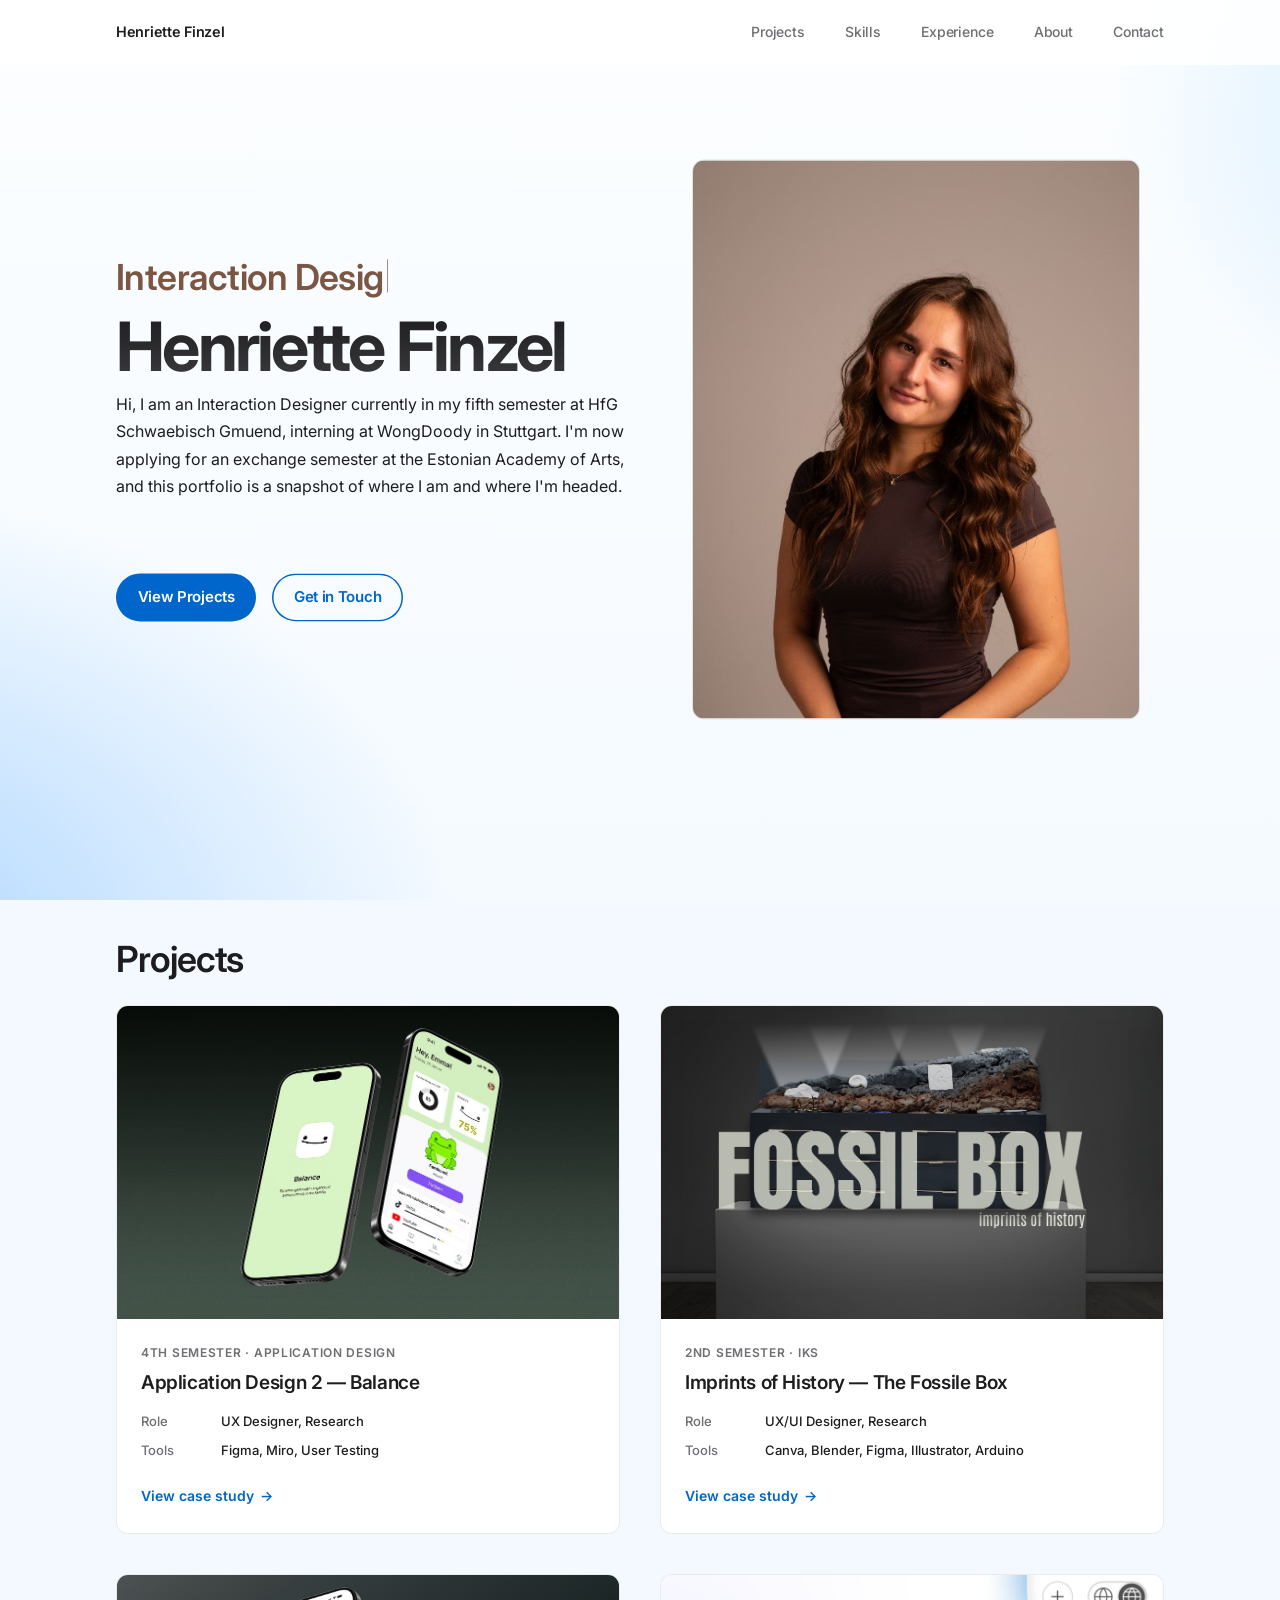
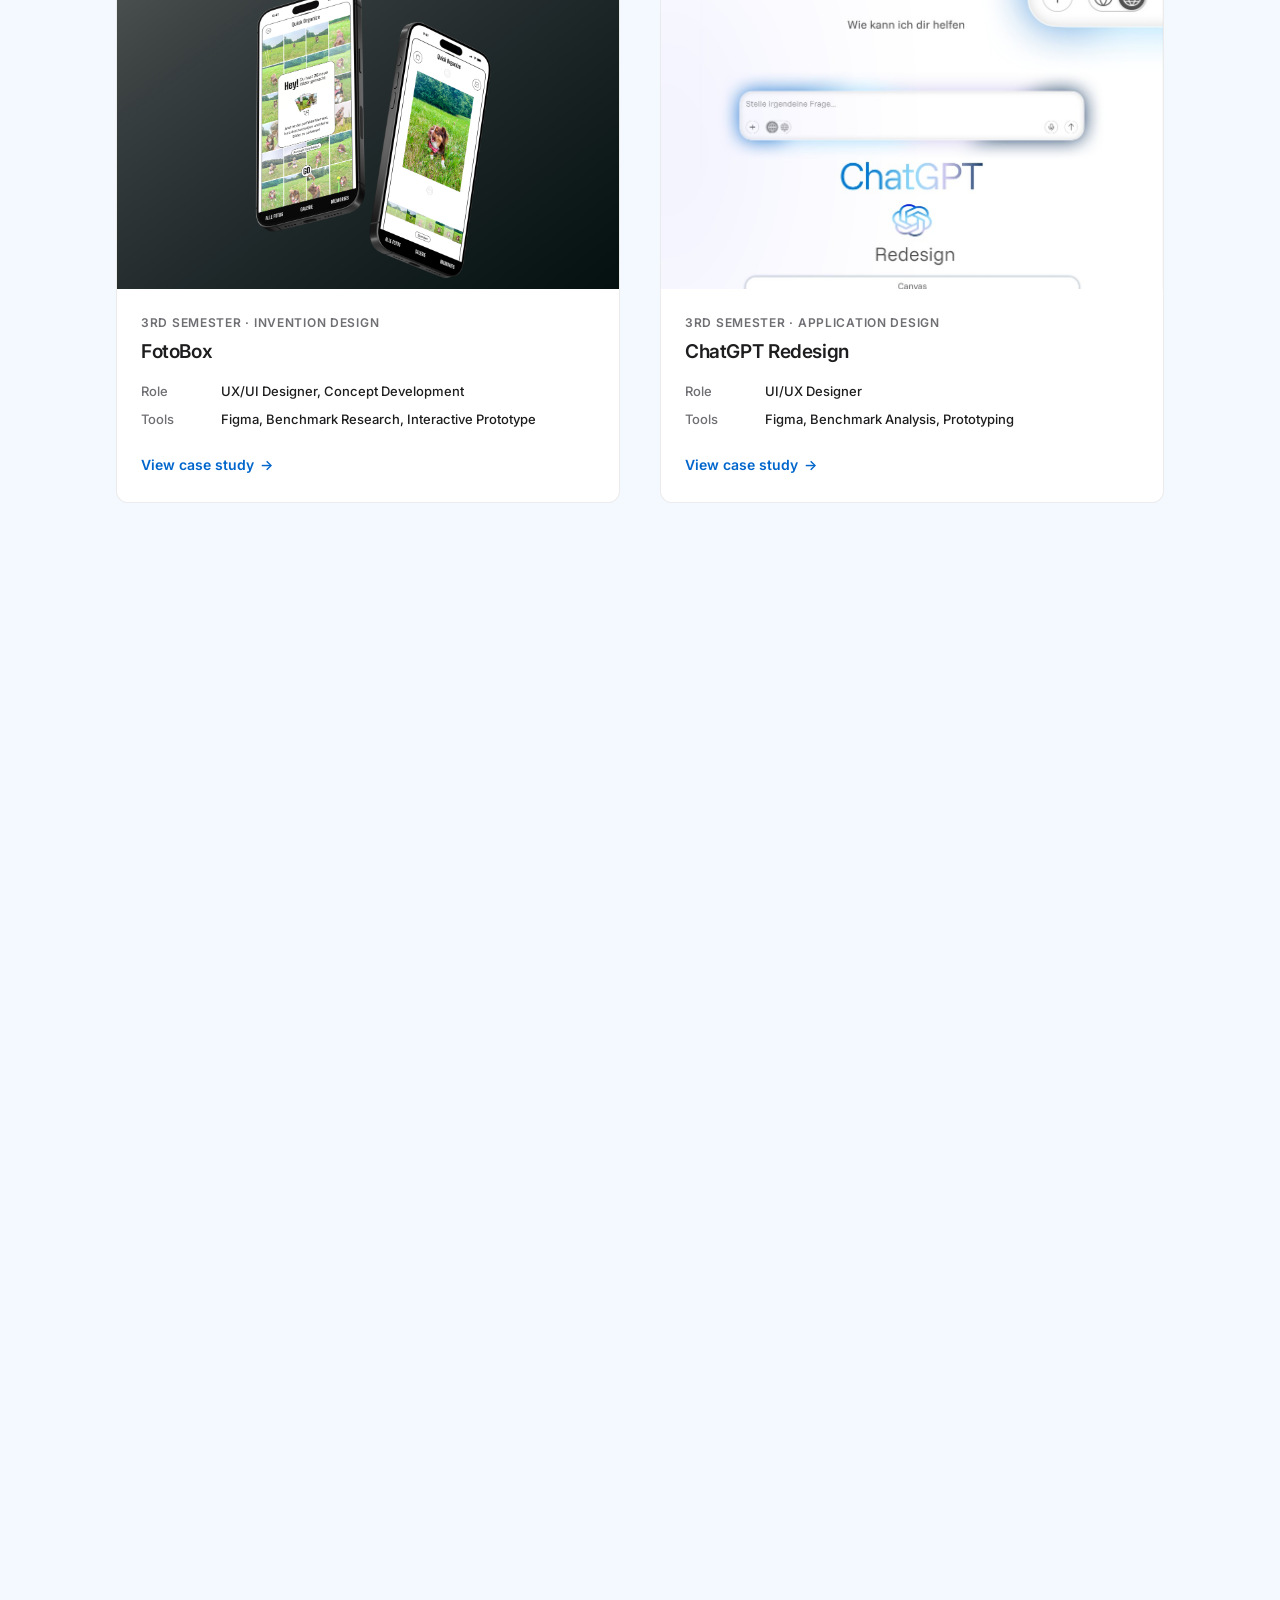
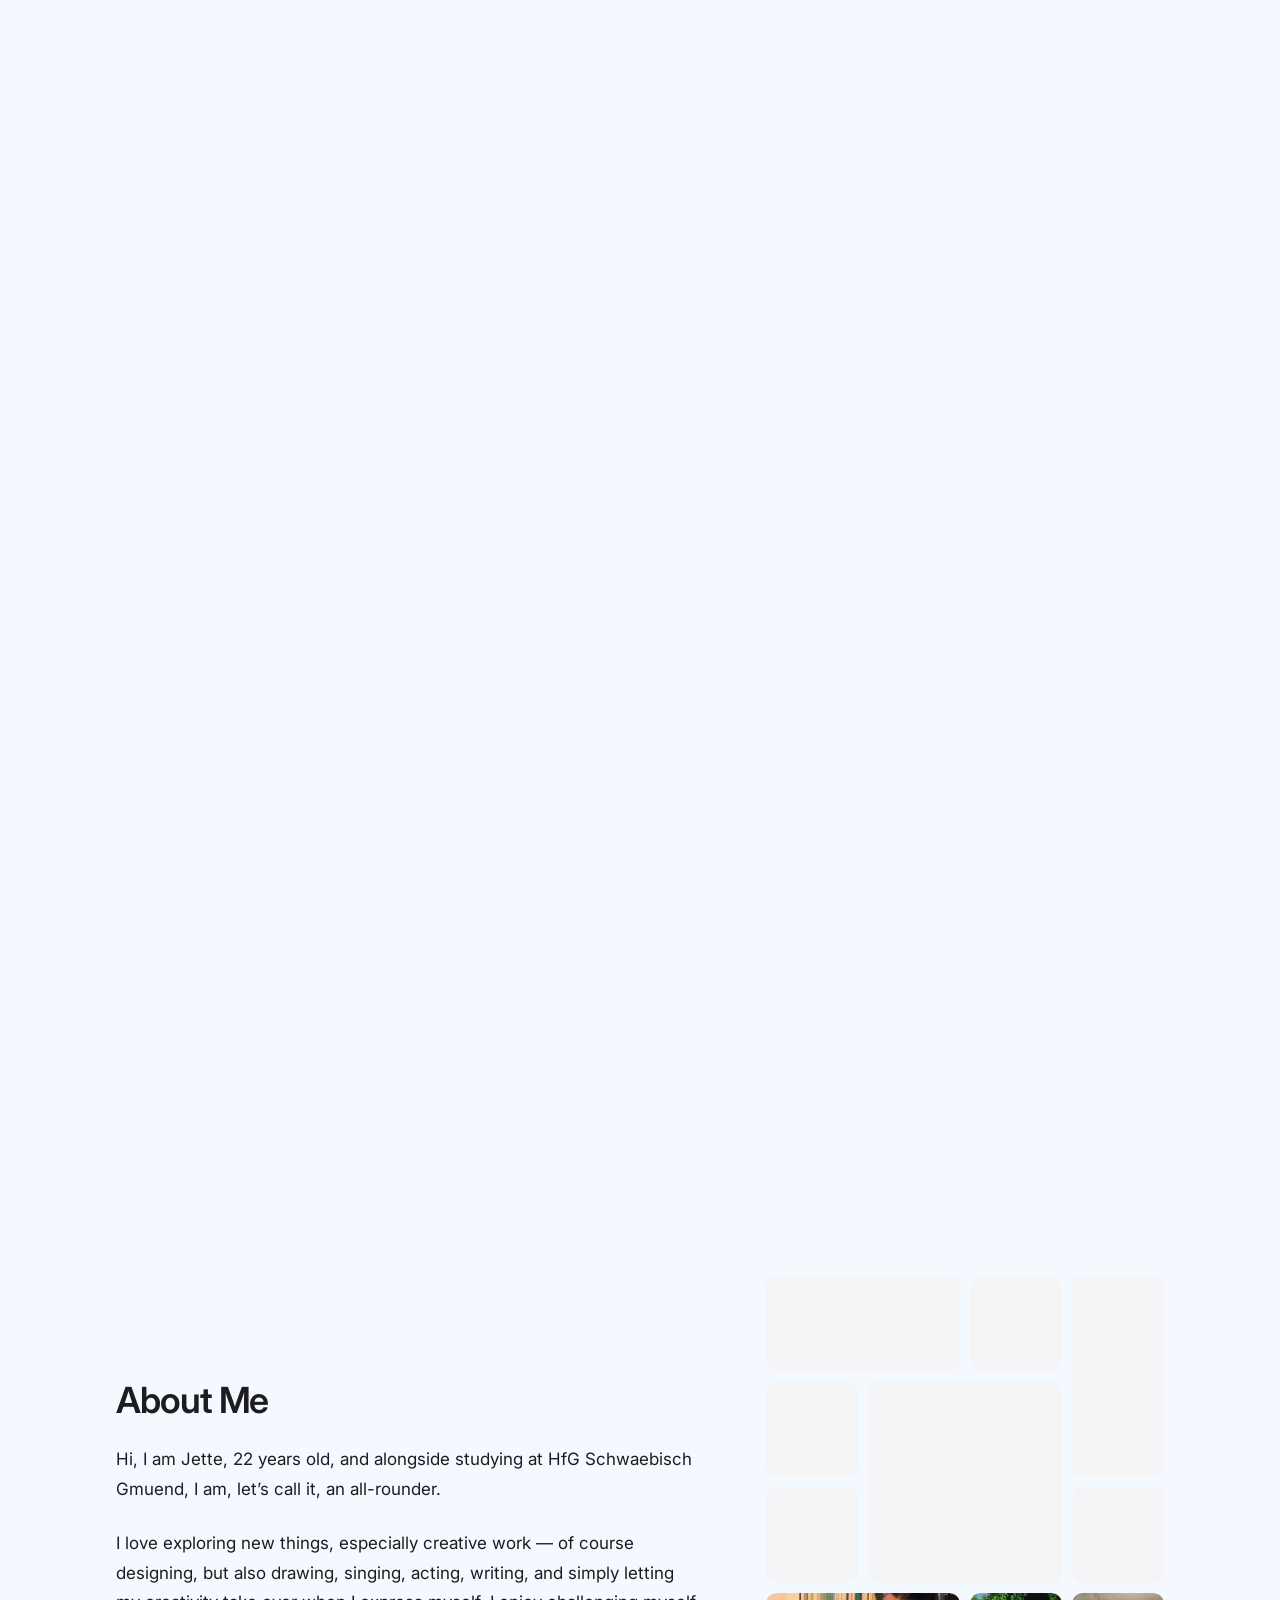
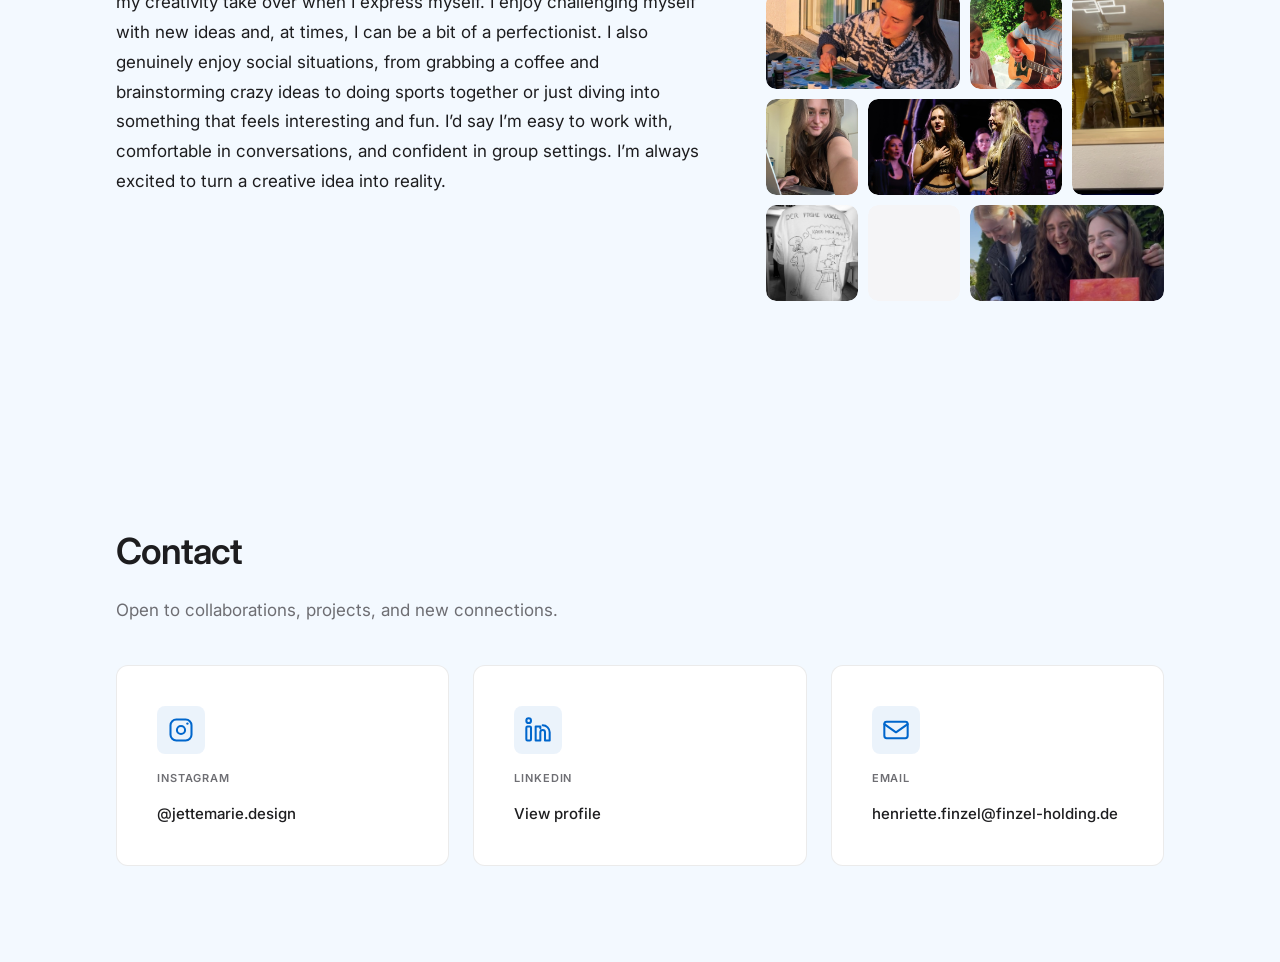
<file: index.html>
<!DOCTYPE html>
<html lang="en">

<head>
  <meta charset="UTF-8" />
  <meta name="viewport"
    content="width=device-width, initial-scale=1.0, viewport-fit=cover, interactive-widget=resizes-content" />
  <meta name="description"
    content="Henriette Finzel — Interaction Designer. Portfolio for clear digital experiences and thoughtful interfaces." />
  <title>Henriette Finzel — Interaction Designer</title>
  <link rel="preconnect" href="https://fonts.googleapis.com" />
  <link rel="preconnect" href="https://fonts.gstatic.com" crossorigin />
  <link href="https://fonts.googleapis.com/css2?family=Inter:wght@400;500;600;700&display=swap" rel="stylesheet" />
  <link rel="stylesheet" href="css/styles.css" />
</head>

<body>
  <a class="skip-link" href="#main">Skip to content</a>

  <header class="site-header" id="top">
    <div class="header-inner">
      <a class="logo" href="index.html" aria-label="Henriette Finzel — Home">
        <span class="logo-name">Henriette Finzel</span>
      </a>
      <nav class="nav" aria-label="Main navigation">
        <a href="#projects">Projects</a>
        <a href="#skills">Skills</a>
        <a href="#experience">Experience</a>
        <a href="#about">About</a>
        <a href="#contact">Contact</a>
      </nav>
      <button type="button" class="nav-toggle" aria-expanded="false" aria-controls="mobile-nav" aria-label="Open menu">
        <span class="nav-toggle-bar"></span>
        <span class="nav-toggle-bar"></span>
      </button>
    </div>
    <div class="mobile-nav" id="mobile-nav" hidden>
      <a href="#projects">Projects</a>
      <a href="#skills">Skills</a>
      <a href="#experience">Experience</a>
      <a href="#about">About</a>
      <a href="#contact">Contact</a>
    </div>
  </header>

  <main id="main">
    <!-- Hero -->
    <section class="hero section" aria-labelledby="hero-heading">
      <div class="container hero-inner">
        <div class="hero-split">
          <div class="hero-lead-column">
            <div class="hero-copy">
              <div class="hero-line-wrap reveal" data-reveal>
                <span class="hero-greeting">Interaction Designer</span>
              </div>
              <h1 id="hero-heading" class="hero-title reveal" data-reveal>
                <span class="hero-name">Henriette Finzel</span>
              </h1>
              <p class="hero-intro reveal" data-reveal data-reveal-delay="1">
                Hi, I am an Interaction Designer currently in my fifth semester at HfG Schwaebisch Gmuend, interning at
                WongDoody in Stuttgart. I&apos;m now applying for an exchange semester at the Estonian Academy of Arts,
                and this portfolio is a snapshot of where I am and where I&apos;m headed.
              </p>
            </div>
            <div class="hero-actions reveal" data-reveal data-reveal-delay="2">
              <a class="btn btn-primary" href="#projects">View Projects</a>
              <a class="btn btn-ghost" href="#contact">Get in Touch</a>
            </div>
          </div>
          <figure class="hero-photo reveal" data-reveal data-reveal-delay="1">
            <img src="images/hero-henriette.png" alt="Portrait of Henriette Finzel" width="640" height="800"
              loading="eager" decoding="async" fetchpriority="high"
              onerror="this.onerror=null;this.src='images/portrait-placeholder.svg';" />
          </figure>
        </div>
      </div>
    </section>

    <!-- Projects -->
    <section class="section section-projects" id="projects" aria-labelledby="projects-heading">
      <div class="container">
        <div class="section-head reveal" data-reveal>
          <h2 id="projects-heading" class="section-title">Projects</h2>
        </div>

        <ul class="project-grid">
          <li class="project-card-wrap reveal" data-reveal data-category="ux ui">
            <article class="project-card">
              <a class="project-card-link" href="projekte/gesundheits-app-onboarding.html">
                <span class="project-preview project-preview--a" aria-hidden="true"></span>
                <div class="project-card-body">
                  <span class="project-meta">4th Semester · Application Design</span>
                  <h3 class="project-title">Application Design 2 — Balance</h3>
                  <dl class="project-facts">
                    <div>
                      <dt>Role</dt>
                      <dd>UX Designer, Research</dd>
                    </div>
                    <div>
                      <dt>Tools</dt>
                      <dd>Figma, Miro, User Testing</dd>
                    </div>
                  </dl>
                  <span class="project-more">View case study <span class="project-arrow"
                      aria-hidden="true">→</span></span>
                </div>
              </a>
            </article>
          </li>

          <li class="project-card-wrap reveal" data-reveal data-reveal-delay="1" data-category="ui ux">
            <article class="project-card">
              <a class="project-card-link" href="projekte/design-system-b2b.html">
                <span class="project-preview project-preview--iks-banner" aria-hidden="true"></span>
                <div class="project-card-body">
                  <span class="project-meta">2nd Semester · IKS</span>
                  <h3 class="project-title">Imprints of History — The Fossile Box</h3>
                  <dl class="project-facts">
                    <div>
                      <dt>Role</dt>
                      <dd>UX/UI Designer, Research</dd>
                    </div>
                    <div>
                      <dt>Tools</dt>
                      <dd>Canva, Blender, Figma, Illustrator, Arduino</dd>
                    </div>
                  </dl>
                  <span class="project-more">View case study <span class="project-arrow"
                      aria-hidden="true">→</span></span>
                </div>
              </a>
            </article>
          </li>

          <li class="project-card-wrap reveal" data-reveal data-reveal-delay="2" data-category="research ux">
            <article class="project-card">
              <a class="project-card-link" href="projekte/service-blueprint.html">
                <span class="project-preview project-preview--invention-mockup" aria-hidden="true"></span>
                <div class="project-card-body">
                  <span class="project-meta">3rd Semester · Invention Design</span>
                  <h3 class="project-title">FotoBox</h3>
                  <dl class="project-facts">
                    <div>
                      <dt>Role</dt>
                      <dd>UX/UI Designer, Concept Development</dd>
                    </div>
                    <div>
                      <dt>Tools</dt>
                      <dd>Figma, Benchmark Research, Interactive Prototype</dd>
                    </div>
                  </dl>
                  <span class="project-more">View case study <span class="project-arrow"
                      aria-hidden="true">→</span></span>
                </div>
              </a>
            </article>
          </li>

          <li class="project-card-wrap reveal" data-reveal data-reveal-delay="3" data-category="ui ux">
            <article class="project-card">
              <a class="project-card-link" href="projekte/chatgpt-redesign.html">
                <span class="project-preview project-preview--e" aria-hidden="true"></span>
                <div class="project-card-body">
                  <span class="project-meta">3rd Semester · Application Design</span>
                  <h3 class="project-title">ChatGPT Redesign</h3>
                  <dl class="project-facts">
                    <div>
                      <dt>Role</dt>
                      <dd>UI/UX Designer</dd>
                    </div>
                    <div>
                      <dt>Tools</dt>
                      <dd>Figma, Benchmark Analysis, Prototyping</dd>
                    </div>
                  </dl>
                  <span class="project-more">View case study <span class="project-arrow"
                      aria-hidden="true">→</span></span>
                </div>
              </a>
            </article>
          </li>
        </ul>
      </div>
    </section>

    <!-- Skills -->
    <section class="section section-skills" id="skills" aria-labelledby="skills-heading">
      <div class="container">
        <div class="section-head reveal" data-reveal>
          <h2 id="skills-heading" class="section-title">Skills &amp; Tools</h2>
        </div>

        <div class="skills-rows reveal" data-reveal data-reveal-delay="1">
          <article class="skills-row">
            <p class="skills-row-label">Skills</p>
            <span class="skills-row-divider" aria-hidden="true"></span>
            <div class="skill-tags">
              <span class="skill-tag">User Research</span>
              <span class="skill-tag">Usability Testing</span>
              <span class="skill-tag">UX/UI Design</span>
              <span class="skill-tag">Application Design</span>
              <span class="skill-tag">Interface Design</span>
              <span class="skill-tag">Prototyping</span>
              <span class="skill-tag">Typography</span>
              <span class="skill-tag">Color Theory</span>
              <span class="skill-tag">Brand Identity</span>
              <span class="skill-tag">Data Visualization</span>
              <span class="skill-tag">Vibe Coding</span>
            </div>
          </article>

          <article class="skills-row">
            <p class="skills-row-label"><span>Soft </span><br /><span>Skills</span></p>
            <span class="skills-row-divider" aria-hidden="true"></span>
            <div class="skill-tags">
              <span class="skill-tag">Communication</span>
              <span class="skill-tag">Teamwork</span>
              <span class="skill-tag">Problem Solving</span>
              <span class="skill-tag">Critical Thinking</span>
              <span class="skill-tag">Leadership</span>
              <span class="skill-tag">Responsibility</span>
              <span class="skill-tag">Empathy</span>
              <span class="skill-tag">Creativity</span>
              <span class="skill-tag">Collaboration</span>
              <span class="skill-tag">Organization</span>
            </div>
          </article>

          <article class="skills-row">
            <p class="skills-row-label">Tools</p>
            <span class="skills-row-divider" aria-hidden="true"></span>
            <div class="skill-tags">
              <span class="skill-tag">Figma</span>
              <span class="skill-tag">Adobe Creative Cloud</span>
              <span class="skill-tag">Photoshop</span>
              <span class="skill-tag">Illustrator</span>
              <span class="skill-tag">InDesign</span>
              <span class="skill-tag">Premiere Pro</span>
              <span class="skill-tag">After Effects</span>
              <span class="skill-tag">Lightroom</span>
              <span class="skill-tag">Blender</span>
              <span class="skill-tag">Arduino</span>
              <span class="skill-tag">WordPress</span>
              <span class="skill-tag">ProtoPie</span>
            </div>
          </article>
        </div>

        <div class="skills-specialization reveal" data-reveal data-reveal-delay="2">
          <p class="skills-specialization-title"><span>Study </span><br /><span>Specializations</span></p>
          <span class="skills-specialization-divider" aria-hidden="true"></span>
          <div class="skills-specialization-content">
            <article class="specialization-item">
              <p class="specialization-label">4th Semester Focus</p>
              <div class="skill-tags">
                <span class="skill-tag">Application Design</span>
                <span class="skill-tag">Interface Design</span>
              </div>
            </article>

            <article class="specialization-item">
              <p class="specialization-label">AI Seminar Focus</p>
              <div class="skill-tags">
                <span class="skill-tag">AI Agents</span>
                <span class="skill-tag">AI Tools</span>
                <span class="skill-tag">AI Applications in Projects</span>
                <span class="skill-tag">Content Generation</span>
              </div>
            </article>
          </div>
        </div>
      </div>
    </section>

    <!-- About / Experience -->
    <section class="section section-timeline" id="experience" aria-labelledby="timeline-heading">
      <div class="container">
        <h2 id="timeline-heading" class="section-title reveal" data-reveal>About &amp; Experience</h2>
        <ol class="timeline reveal" data-reveal data-reveal-delay="2">
          <li class="timeline-item">
            <span class="timeline-dot" aria-hidden="true"></span>
            <div class="timeline-content">
              <span class="timeline-date">Current</span>
              <h3 class="timeline-title">Internship Semester · <a href="https://www.wongdoody.com/" target="_blank"
                  rel="noopener noreferrer">WongDoody</a></h3>
              <p>Internship in the XDM team, collaborating on digital experiences across strategy, design, and
                implementation.</p>
            </div>
          </li>
          <li class="timeline-item">
            <span class="timeline-dot" aria-hidden="true"></span>
            <div class="timeline-content">
              <span class="timeline-date">Since 2024</span>
              <h3 class="timeline-title">Studies · <a href="https://www.hfg-gmuend.de/" target="_blank"
                  rel="noopener noreferrer">HfG Schwaebisch Gmuend</a></h3>
              <p>Interaction Design with a focus on user experience, structure, prototyping, and visual precision.</p>
            </div>
          </li>
          <li class="timeline-item">
            <span class="timeline-dot" aria-hidden="true"></span>
            <div class="timeline-content">
              <span class="timeline-date">2022</span>
              <h3 class="timeline-title">Business Studies · 1 Semester (University of Bayreuth)</h3>
              <p>Insight into business fundamentals, valuable for understanding context, goals, and decision logic in
                projects.</p>
            </div>
          </li>
          <li class="timeline-item">
            <span class="timeline-dot" aria-hidden="true"></span>
            <div class="timeline-content">
              <span class="timeline-date">Since 2021</span>
              <h3 class="timeline-title">Service Staff · Pizzeria</h3>
              <p>Service experience, responsibility, and fast-paced work that strengthen communication, teamwork, and
                reliability.</p>
            </div>
          </li>
          <li class="timeline-item">
            <span class="timeline-dot" aria-hidden="true"></span>
            <div class="timeline-content">
              <span class="timeline-date">2021</span>
              <h3 class="timeline-title">High School Diploma · Franziskus secondary school, Mutlangen</h3>
              <p>Secondary school leaving certificate, final grade 1.7 (German scale, 1 = best).</p>
            </div>
          </li>
          <li class="timeline-item">
            <span class="timeline-dot" aria-hidden="true"></span>
            <div class="timeline-content">
              <span class="timeline-date">2018</span>
              <h3 class="timeline-title">Career Internship · Graphic Design · <a
                  href="https://www.zoodesign.de/projekte/" target="_blank" rel="noopener noreferrer">zoodesign</a></h3>
              <p>Career-focused internship with early insights into agency work, design processes, and visual
                communication.</p>
            </div>
          </li>
        </ol>
      </div>
    </section>

    <!-- About -->
    <section class="section section-about-short" id="about" aria-labelledby="about-short-heading">
      <div class="container about-with-collage reveal" data-reveal>
        <div class="about-with-collage__text">
          <h2 id="about-short-heading" class="section-title">About Me</h2>
          <div class="prose">
            <p>
              Hi, I am Jette, 22 years old, and alongside studying at HfG Schwaebisch Gmuend, I am, let’s call it, an
              all-rounder.
            </p>
            <p>
              I love exploring new things, especially creative work — of course designing, but also drawing, singing,
              acting, writing, and simply letting my creativity take over when I express myself. I enjoy challenging
              myself with new ideas and, at times, I can be a bit of a perfectionist. I also genuinely enjoy social
              situations, from grabbing a coffee and brainstorming crazy ideas to doing sports together or just diving
              into something that feels interesting and fun. I’d say I’m easy to work with, comfortable in
              conversations, and confident in group settings. I’m always excited to turn a creative idea into reality.
            </p>
          </div>
        </div>

        <div class="about-collage-widget" aria-label="Impressions and interests">
          <div class="about-cluster-label" aria-live="polite"></div>
          <figure class="about-collage-item" data-num="1" data-cluster="Sport"><img class="about-collage-img"
              src="images/collage/collage-01.png" alt="" loading="lazy" decoding="async" /></figure>
          <figure class="about-collage-item" data-num="2" data-cluster="Sport"><img class="about-collage-img"
              src="images/collage/collage-02.png" alt="" loading="lazy" decoding="async" /></figure>
          <figure class="about-collage-item" data-num="3" data-cluster="Sport"><img class="about-collage-img"
              src="images/collage/collage-03.png" alt="" loading="lazy" decoding="async" /></figure>
          <figure class="about-collage-item" data-num="4" data-cluster="Just Me"><img class="about-collage-img"
              src="images/collage/collage-04.png" alt="" loading="lazy" decoding="async" /></figure>
          <figure class="about-collage-item" data-num="5" data-cluster="Sport"><img class="about-collage-img"
              src="images/collage/collage-05.png" alt="" loading="lazy" decoding="async" /></figure>
          <figure class="about-collage-item about-collage-img--paint-focus" data-num="6" data-cluster="Just Me"><img
              class="about-collage-img" src="images/collage/collage-11.png" alt="" loading="lazy" decoding="async" />
          </figure>
          <figure class="about-collage-item" data-num="7" data-cluster="Art"><img class="about-collage-img"
              src="images/collage/collage-waschbaer.png" alt="" loading="lazy" decoding="async" /></figure>
          <figure class="about-collage-item" data-num="8" data-cluster="Art"><img class="about-collage-img"
              src="images/collage/collage-08.png" alt="" loading="lazy" decoding="async" /></figure>
          <figure class="about-collage-item" data-num="9" data-cluster="Singing"><img class="about-collage-img"
              src="images/collage/collage-09.png" alt="" loading="lazy" decoding="async" /></figure>
          <figure class="about-collage-item" data-num="10" data-cluster="Singing"><img class="about-collage-img"
              src="images/collage/collage-16.png" alt="" loading="lazy" decoding="async" /></figure>
          <figure class="about-collage-item about-collage-img--hidden" data-num="11" data-cluster="Just Me"><img
              class="about-collage-img" src="images/collage/collage-06.png" alt="" loading="lazy" decoding="async" />
          </figure>
          <figure class="about-collage-item" data-num="12" data-cluster="Just Me"><img class="about-collage-img"
              src="images/collage/collage-12.png" alt="" loading="lazy" decoding="async" /></figure>
          <figure class="about-collage-item about-collage-img--top-left" data-num="13" data-cluster="Musical Rent"><img
              class="about-collage-img" src="images/collage/collage-13.png" alt="" loading="lazy" decoding="async" />
          </figure>
          <figure class="about-collage-item" data-num="14" data-cluster="Art"><img class="about-collage-img"
              src="images/collage/collage-tshirt.png" alt="" loading="lazy" decoding="async" /></figure>
          <figure class="about-collage-item" data-num="15" data-cluster="Musical Rent"><img class="about-collage-img"
              src="images/collage/collage-15.png" alt="" loading="lazy" decoding="async" /></figure>
          <figure class="about-collage-item about-collage-img--bottom-wide" data-num="16" data-cluster="Art"><img
              class="about-collage-img" src="images/collage/collage-19.png" alt="" loading="lazy" decoding="async" />
          </figure>
        </div>
      </div>
    </section>

    <!-- Contact -->
    <section class="section section-contact" id="contact" aria-labelledby="contact-heading">
      <div class="container">
        <h2 id="contact-heading" class="section-title reveal" data-reveal>Contact</h2>
        <p class="contact-intro reveal" data-reveal data-reveal-delay="1">
          Open to collaborations, projects, and new connections.
        </p>
        <div class="contact-widgets reveal" data-reveal data-reveal-delay="2">
          <a class="contact-widget" href="https://www.instagram.com/jettemarie.design/" target="_blank"
            rel="noopener noreferrer">
            <span class="contact-widget-icon" aria-hidden="true">
              <svg xmlns="http://www.w3.org/2000/svg" width="28" height="28" viewBox="0 0 24 24" fill="none"
                stroke="currentColor" stroke-width="1.75" stroke-linecap="round" stroke-linejoin="round">
                <rect x="3" y="3" width="18" height="18" rx="5" />
                <circle cx="12" cy="12" r="3.5" />
                <circle cx="17.5" cy="6.5" r="1" fill="currentColor" stroke="none" />
              </svg>
            </span>
            <span class="contact-widget-label">Instagram</span>
            <span class="contact-widget-value">@jettemarie.design</span>
          </a>
          <a class="contact-widget" href="https://www.linkedin.com/in/henriette-finzel-732251407" target="_blank"
            rel="noopener noreferrer">
            <span class="contact-widget-icon" aria-hidden="true">
              <svg xmlns="http://www.w3.org/2000/svg" width="28" height="28" viewBox="0 0 24 24" fill="none"
                stroke="currentColor" stroke-width="1.75" stroke-linecap="round" stroke-linejoin="round">
                <path d="M16 8a6 6 0 0 1 6 6v7h-4v-7a2 2 0 0 0-2-2 2 2 0 0 0-2 2v7h-4v-12h4v1.6" />
                <rect x="2" y="9" width="4" height="12" rx="1" />
                <circle cx="4" cy="4" r="2" />
              </svg>
            </span>
            <span class="contact-widget-label">LinkedIn</span>
            <span class="contact-widget-value">View profile</span>
          </a>
          <a class="contact-widget" href="mailto:henriette.finzel@finzel-holding.de">
            <span class="contact-widget-icon" aria-hidden="true">
              <svg xmlns="http://www.w3.org/2000/svg" width="28" height="28" viewBox="0 0 24 24" fill="none"
                stroke="currentColor" stroke-width="1.75" stroke-linecap="round" stroke-linejoin="round">
                <rect x="2" y="5" width="20" height="14" rx="2" />
                <path d="M2 7l10 7 10-7" />
              </svg>
            </span>
            <span class="contact-widget-label">Email</span>
            <span class="contact-widget-value">henriette.finzel@finzel-holding.de</span>
          </a>
        </div>
      </div>
    </section>
  </main>

  <script src="js/main.js"></script>
</body>

</html>
</file>
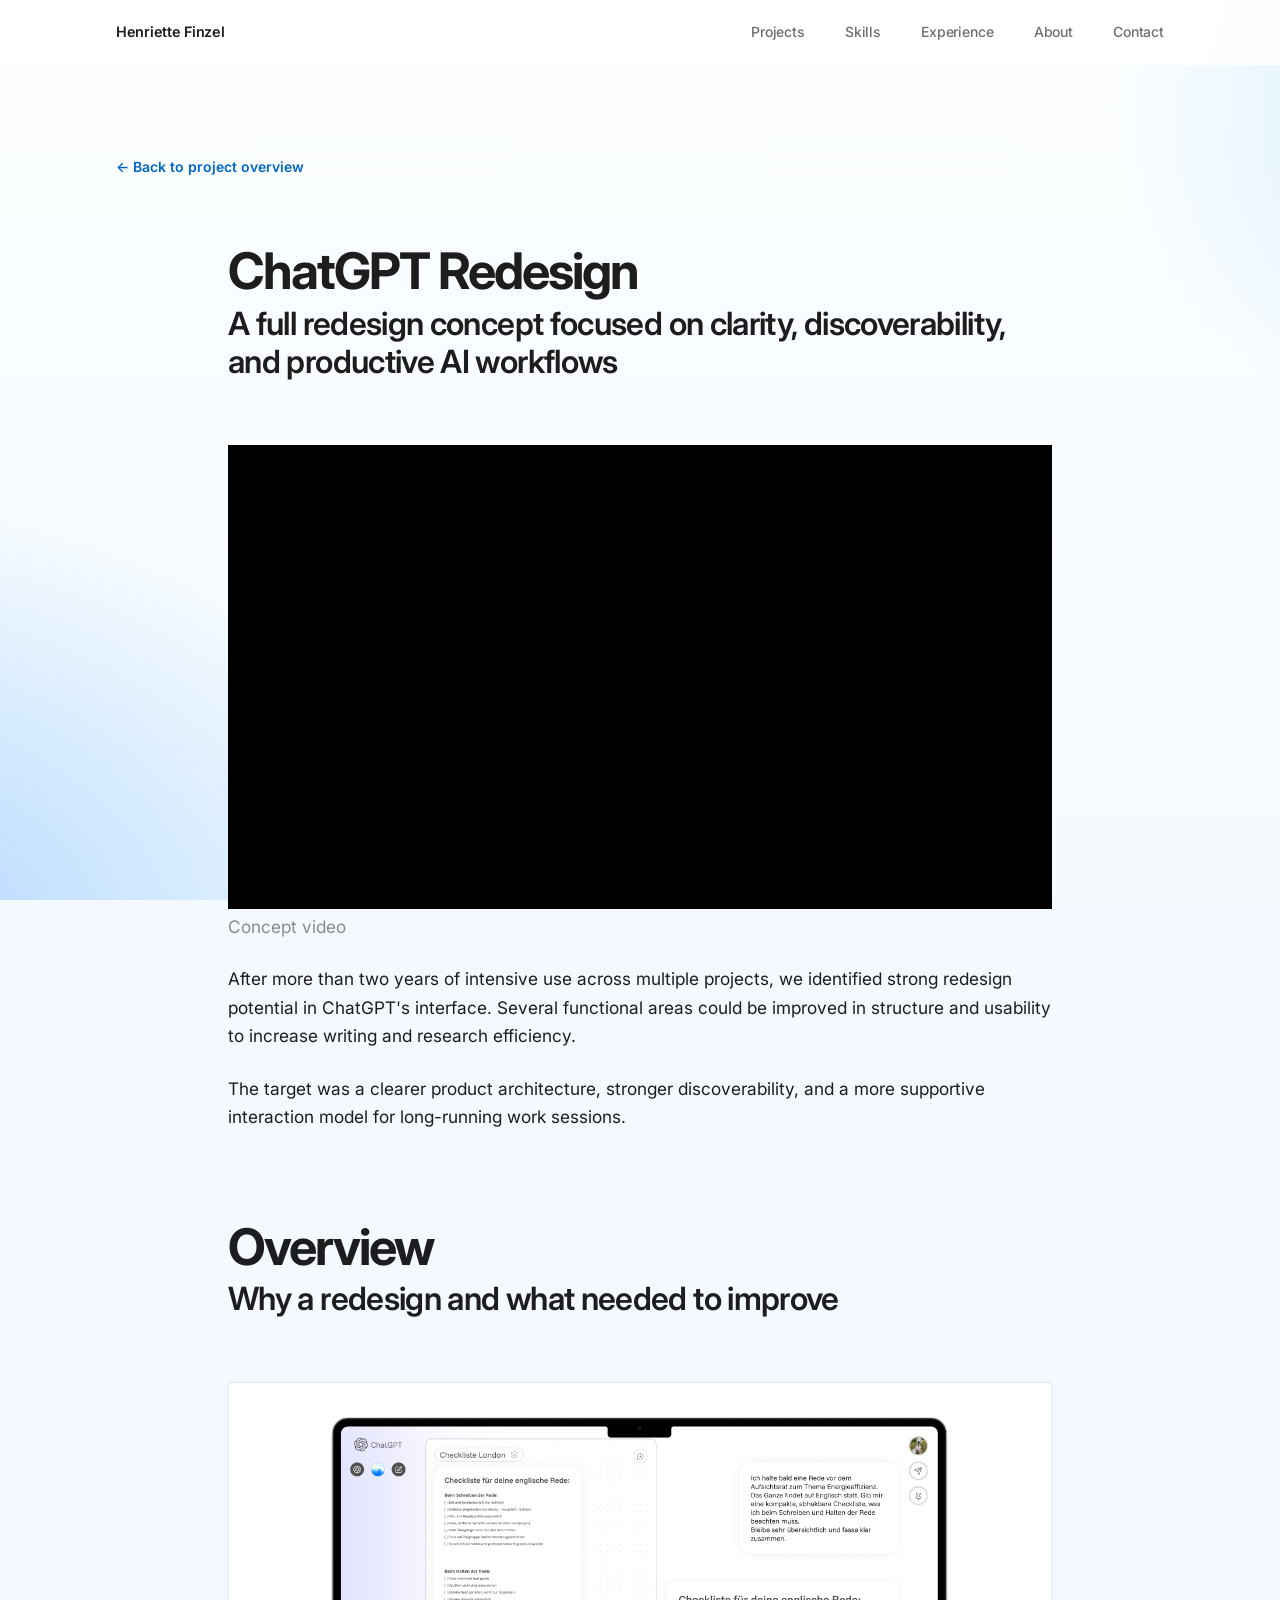
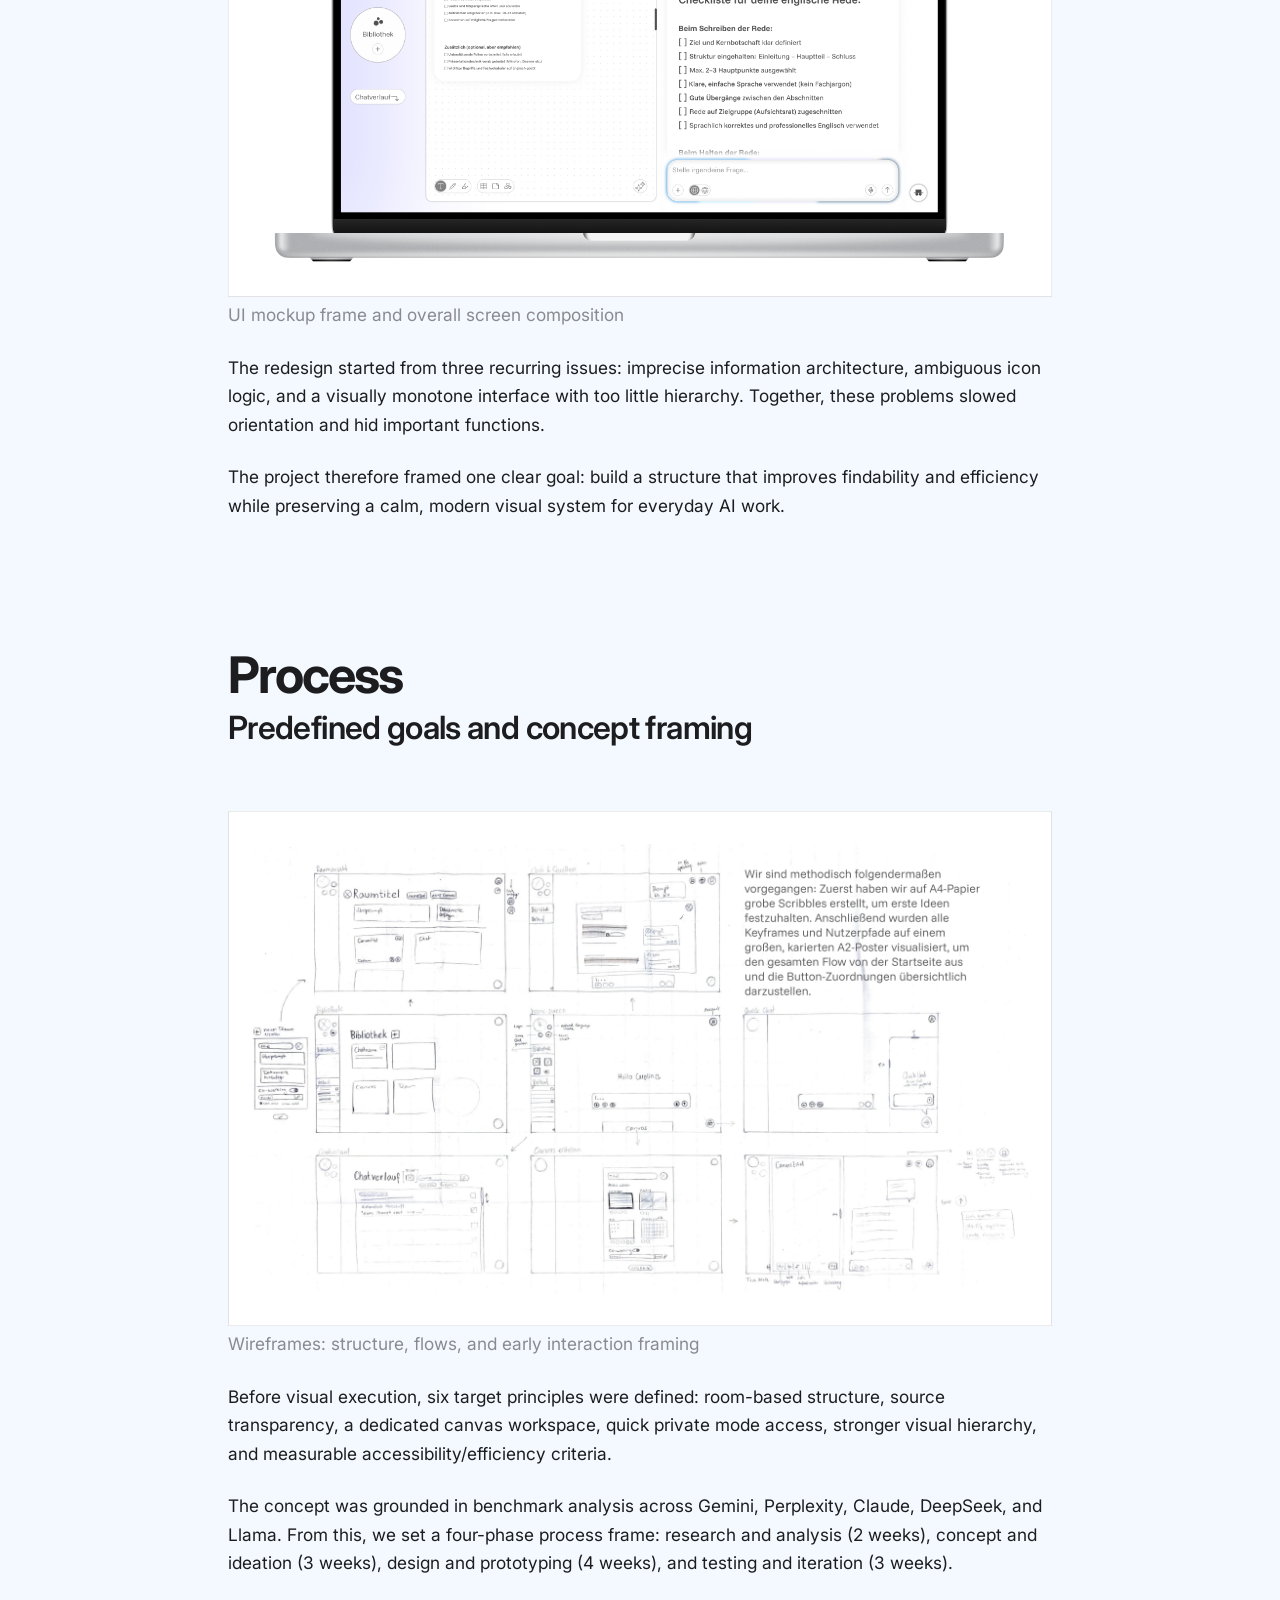
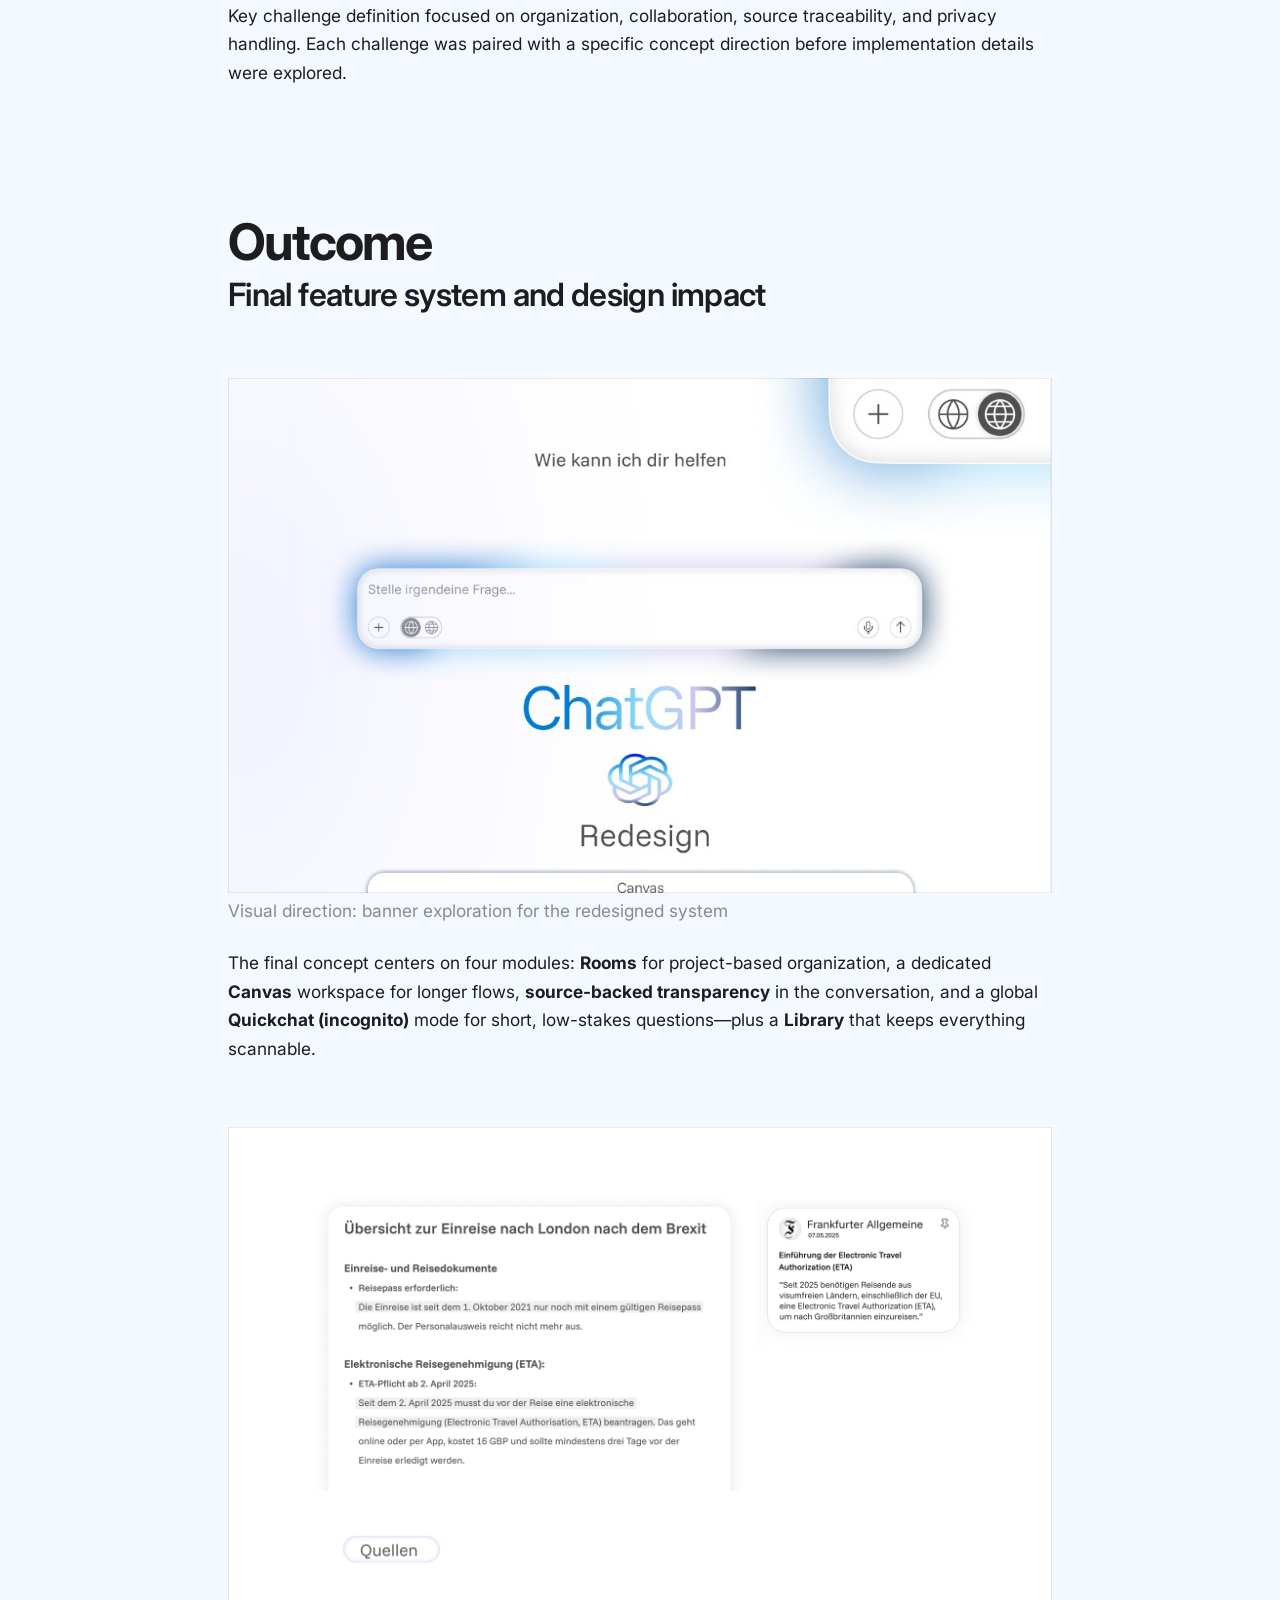
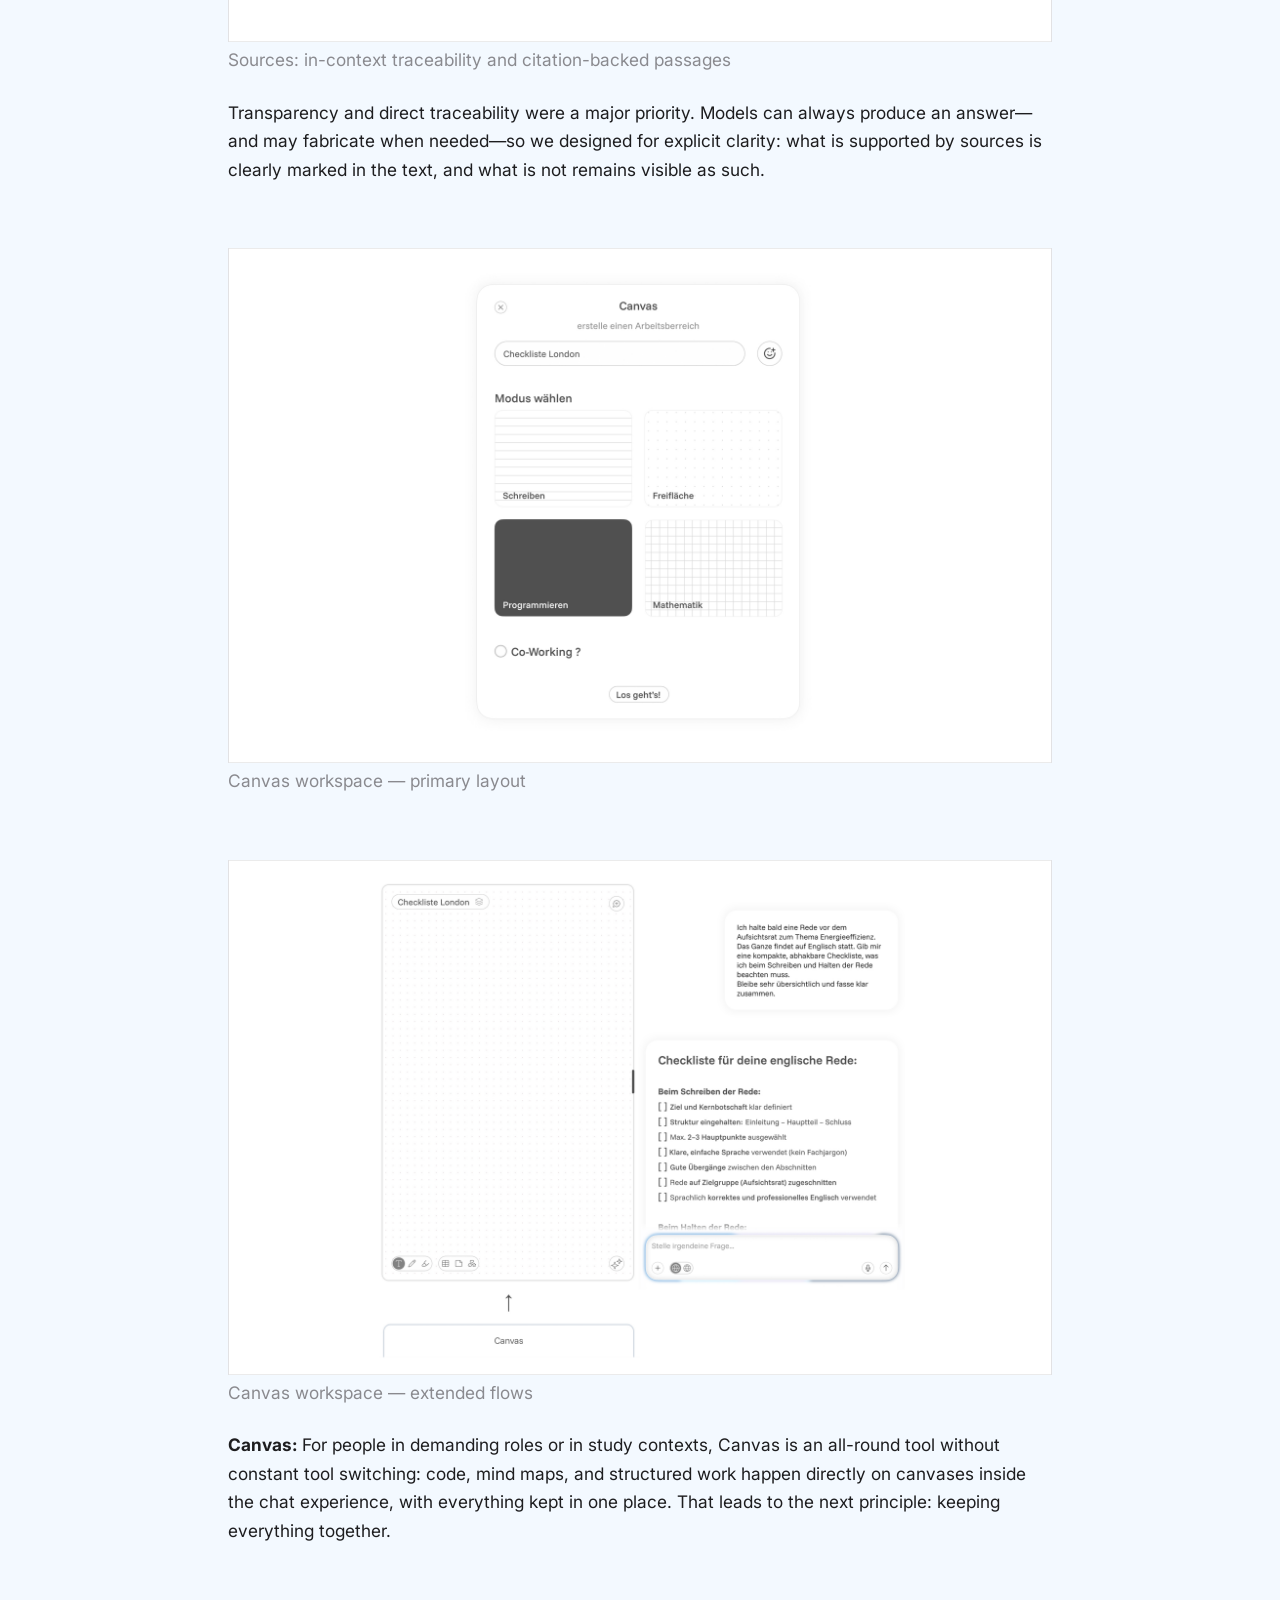
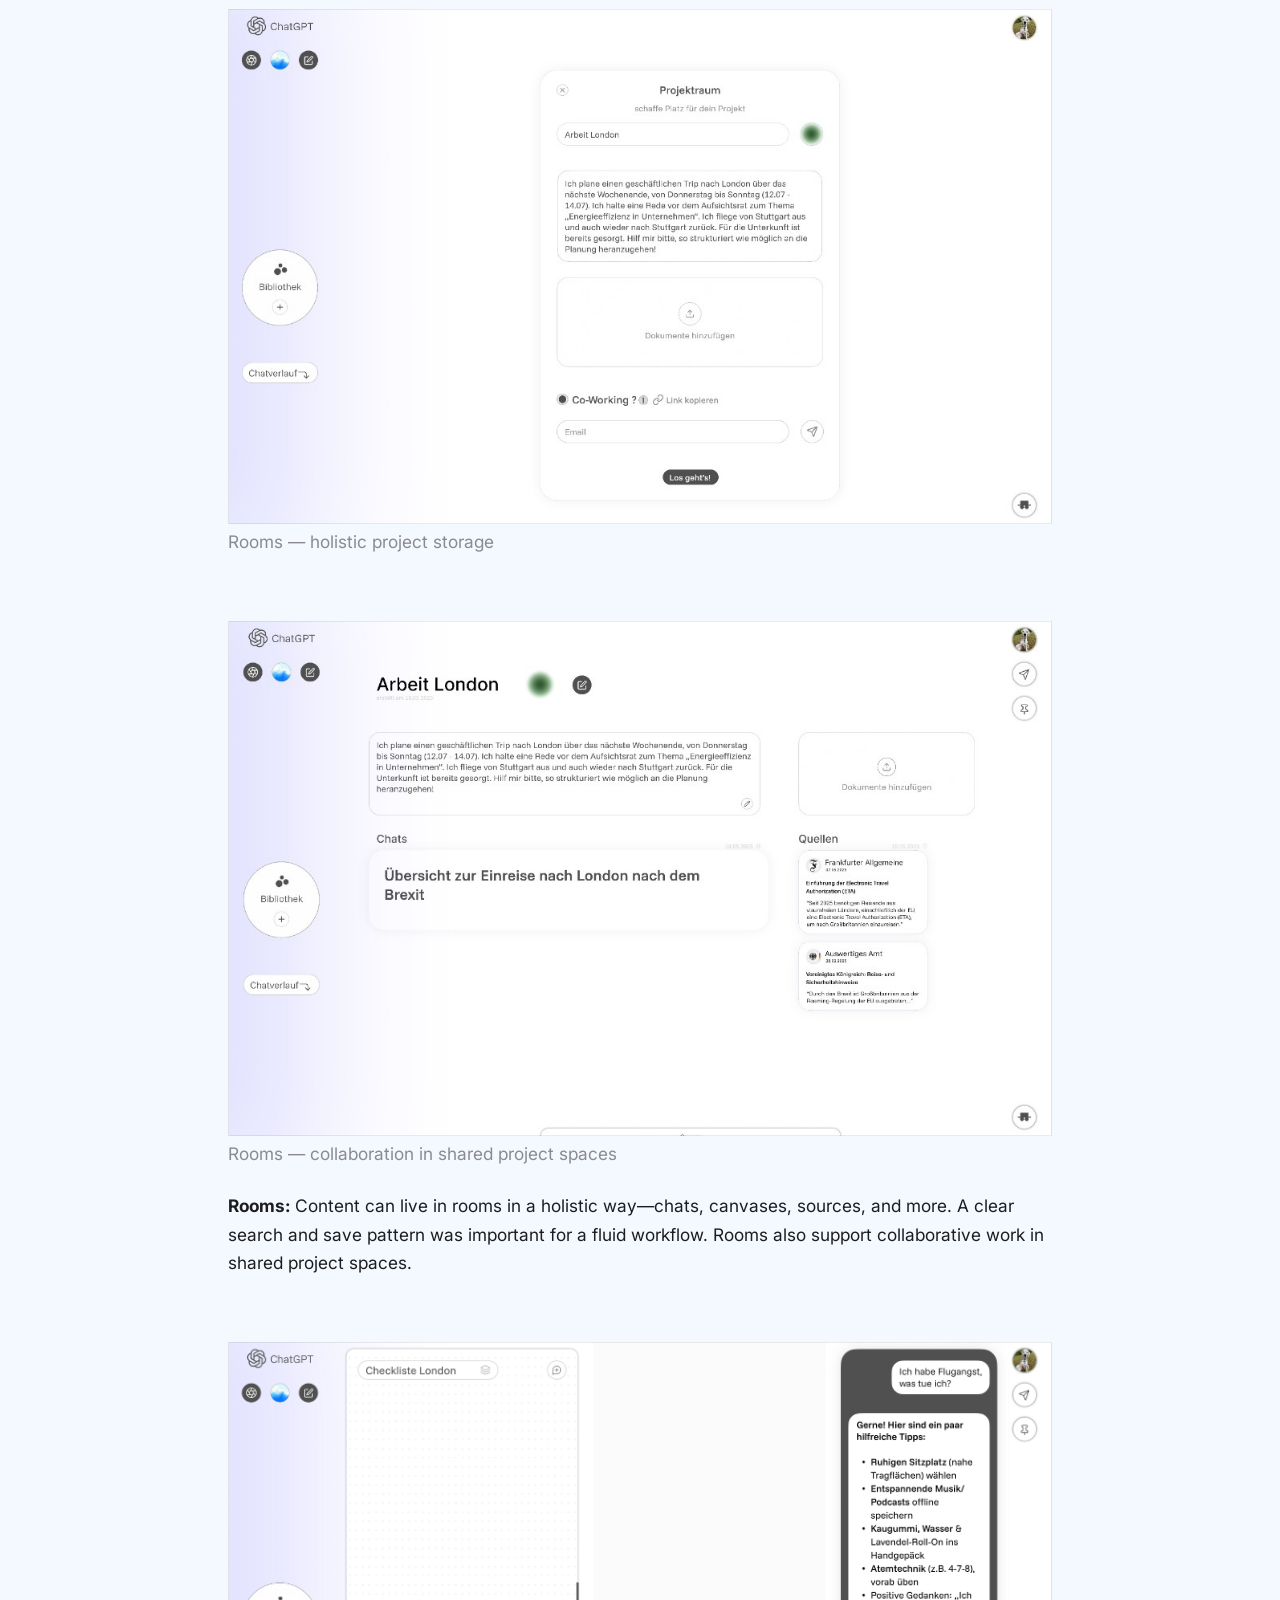
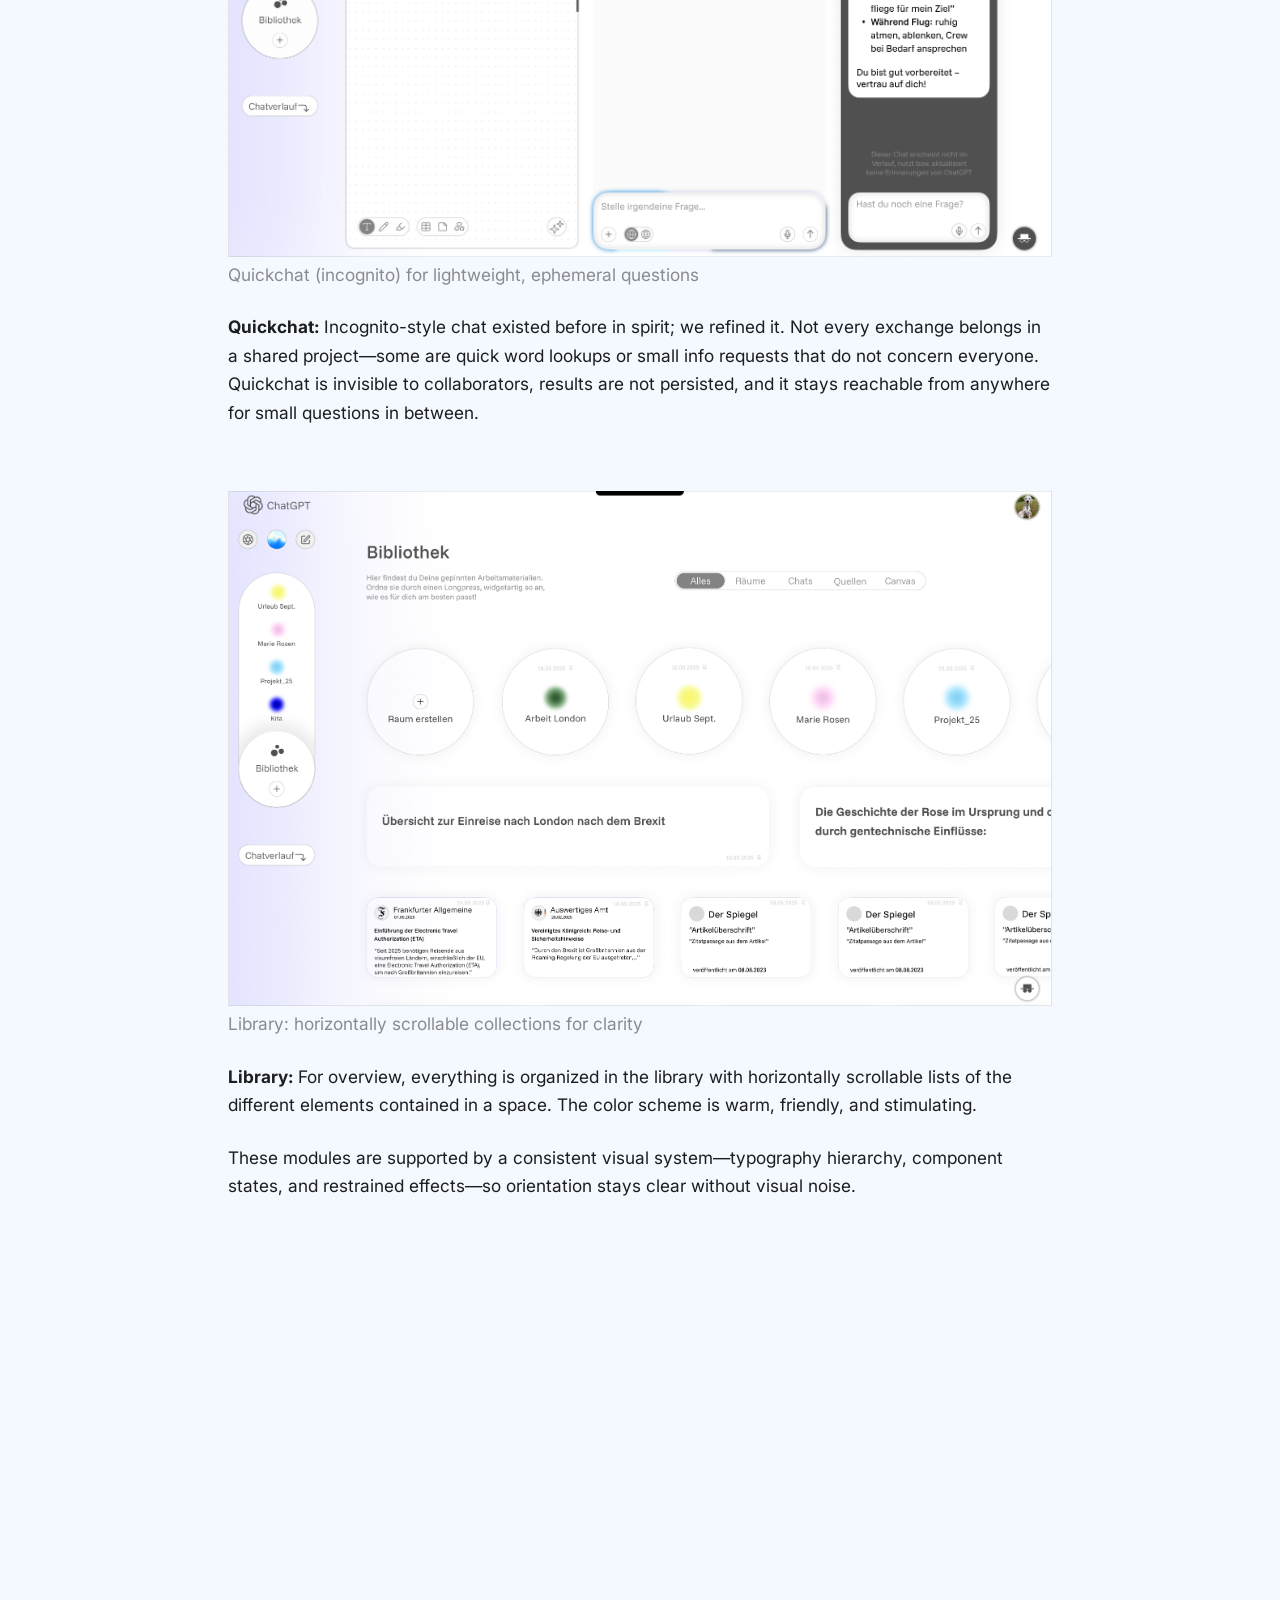
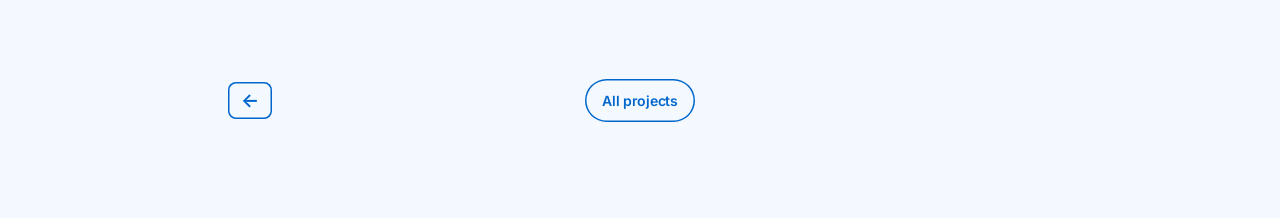
<file: projekte/chatgpt-redesign.html>
<!DOCTYPE html>
<html lang="en">
<head>
  <meta charset="UTF-8" />
  <meta name="viewport"
    content="width=device-width, initial-scale=1.0, viewport-fit=cover, interactive-widget=resizes-content" />
  <meta name="description" content="Case Study: ChatGPT Redesign — UI/UX and AI interface concept." />
  <title>ChatGPT Redesign — Henriette Finzel</title>
  <link rel="preconnect" href="https://fonts.googleapis.com" />
  <link rel="preconnect" href="https://fonts.gstatic.com" crossorigin />
  <link href="https://fonts.googleapis.com/css2?family=Inter:wght@400;500;600;700&display=swap" rel="stylesheet" />
  <link rel="stylesheet" href="../css/styles.css" />
</head>
<body class="page-case">
  <a class="skip-link" href="#main">Skip to content</a>

  <header class="site-header" id="top">
    <div class="header-inner">
      <a class="logo" href="../index.html" aria-label="Henriette Finzel — Home">
        <span class="logo-name">Henriette Finzel</span>
      </a>
      <nav class="nav" aria-label="Main navigation">
        <a href="../index.html#projects">Projects</a>
        <a href="../index.html#skills">Skills</a>
        <a href="../index.html#experience">Experience</a>
        <a href="../index.html#about">About</a>
        <a href="../index.html#contact">Contact</a>
      </nav>
      <button type="button" class="nav-toggle" aria-expanded="false" aria-controls="mobile-nav" aria-label="Open menu">
        <span class="nav-toggle-bar"></span>
        <span class="nav-toggle-bar"></span>
      </button>
    </div>
    <div class="mobile-nav" id="mobile-nav" hidden>
      <a href="../index.html#projects">Projects</a>
      <a href="../index.html#skills">Skills</a>
      <a href="../index.html#experience">Experience</a>
      <a href="../index.html#about">About</a>
      <a href="../index.html#contact">Contact</a>
    </div>
  </header>

  <main id="main">
    <div class="case-back">
      <a class="case-back-link" href="../index.html#projects">← Back to project overview</a>
    </div>

    <div class="case-layout reveal is-visible" data-reveal>
      <header class="case-intro">
        <h1 class="case-title">ChatGPT Redesign</h1>
        <p class="case-subline">A full redesign concept focused on clarity, discoverability, and productive AI workflows</p>
        <div class="case-body case-prose">
          <figure class="case-feature-media">
            <div class="project-preview project-preview--a project-preview--video" role="group" aria-label="ChatGPT redesign concept video">
              <iframe
                src="https://player.vimeo.com/video/1102014603?autoplay=1&muted=1&title=0&byline=0&portrait=0"
                title="ChatGPT redesign concept video"
                loading="eager"
                allow="autoplay; fullscreen; picture-in-picture"
                allowfullscreen></iframe>
            </div>
          </figure>
          <p class="case-caption">Concept video</p>
        </div>
      </header>

      <div class="case-body case-intro-text">
        <p>After more than two years of intensive use across multiple projects, we identified strong redesign potential in ChatGPT's interface. Several functional areas could be improved in structure and usability to increase writing and research efficiency.</p>
        <p>The target was a clearer product architecture, stronger discoverability, and a more supportive interaction model for long-running work sessions.</p>
      </div>
    </div>

    <section class="case-section reveal" id="overview" aria-labelledby="h-overview" data-reveal>
      <h2 id="h-overview" class="case-section-title">Overview</h2>
      <h3 class="case-subtitle">Why a redesign and what needed to improve</h3>
      <div class="case-body case-prose">
        <figure class="case-feature-media">
          <span class="project-preview project-preview--chatgpt-mockupframe" role="img" aria-label="ChatGPT redesign mockup frame"></span>
        </figure>
        <p class="case-caption">UI mockup frame and overall screen composition</p>
        <p>The redesign started from three recurring issues: imprecise information architecture, ambiguous icon logic, and a visually monotone interface with too little hierarchy. Together, these problems slowed orientation and hid important functions.</p>
        <p>The project therefore framed one clear goal: build a structure that improves findability and efficiency while preserving a calm, modern visual system for everyday AI work.</p>
      </div>
    </section>

    <section class="case-section reveal" id="process" aria-labelledby="h-process" data-reveal>
      <h2 id="h-process" class="case-section-title">Process</h2>
      <h3 class="case-subtitle">Predefined goals and concept framing</h3>
      <div class="case-body case-prose">
        <figure class="case-feature-media">
          <span class="project-preview project-preview--chatgpt-wireframes" role="img" aria-label="Wireframes for information architecture and flows"></span>
        </figure>
        <p class="case-caption">Wireframes: structure, flows, and early interaction framing</p>
        <p>Before visual execution, six target principles were defined: room-based structure, source transparency, a dedicated canvas workspace, quick private mode access, stronger visual hierarchy, and measurable accessibility/efficiency criteria.</p>
        <p>The concept was grounded in benchmark analysis across Gemini, Perplexity, Claude, DeepSeek, and Llama. From this, we set a four-phase process frame: research and analysis (2 weeks), concept and ideation (3 weeks), design and prototyping (4 weeks), and testing and iteration (3 weeks).</p>
        <p>Key challenge definition focused on organization, collaboration, source traceability, and privacy handling. Each challenge was paired with a specific concept direction before implementation details were explored.</p>
      </div>
    </section>

    <section class="case-section reveal" id="outcome" aria-labelledby="h-outcome" data-reveal>
      <h2 id="h-outcome" class="case-section-title">Outcome</h2>
      <h3 class="case-subtitle">Final feature system and design impact</h3>
      <div class="case-body case-prose">
        <figure class="case-feature-media">
          <span class="project-preview project-preview--chatgpt-banner" role="img" aria-label="Banner visual for redesign direction"></span>
        </figure>
        <p class="case-caption">Visual direction: banner exploration for the redesigned system</p>
        <p>The final concept centers on four modules: <strong>Rooms</strong> for project-based organization, a dedicated <strong>Canvas</strong> workspace for longer flows, <strong>source-backed transparency</strong> in the conversation, and a global <strong>Quickchat (incognito)</strong> mode for short, low-stakes questions—plus a <strong>Library</strong> that keeps everything scannable.</p>

        <figure class="case-feature-media">
          <span class="project-preview project-preview--chatgpt-quellen" role="img" aria-label="Source traceability in conversation"></span>
        </figure>
        <p class="case-caption">Sources: in-context traceability and citation-backed passages</p>
        <p>Transparency and direct traceability were a major priority. Models can always produce an answer—and may fabricate when needed—so we designed for explicit clarity: what is supported by sources is clearly marked in the text, and what is not remains visible as such.</p>

        <figure class="case-feature-media">
          <span class="project-preview project-preview--chatgpt-canvas1" role="img" aria-label="Canvas workspace primary view"></span>
        </figure>
        <p class="case-caption">Canvas workspace — primary layout</p>
        <figure class="case-feature-media">
          <span class="project-preview project-preview--chatgpt-canvas2" role="img" aria-label="Canvas workspace extended flows"></span>
        </figure>
        <p class="case-caption">Canvas workspace — extended flows</p>
        <p><strong>Canvas:</strong> For people in demanding roles or in study contexts, Canvas is an all-round tool without constant tool switching: code, mind maps, and structured work happen directly on canvases inside the chat experience, with everything kept in one place. That leads to the next principle: keeping everything together.</p>

        <figure class="case-feature-media">
          <span class="project-preview project-preview--chatgpt-raume1" role="img" aria-label="Rooms — holistic project storage"></span>
        </figure>
        <p class="case-caption">Rooms — holistic project storage</p>
        <figure class="case-feature-media">
          <span class="project-preview project-preview--chatgpt-raume2" role="img" aria-label="Rooms — collaboration in shared project spaces"></span>
        </figure>
        <p class="case-caption">Rooms — collaboration in shared project spaces</p>
        <p><strong>Rooms:</strong> Content can live in rooms in a holistic way—chats, canvases, sources, and more. A clear search and save pattern was important for a fluid workflow. Rooms also support collaborative work in shared project spaces.</p>

        <figure class="case-feature-media">
          <span class="project-preview project-preview--chatgpt-quickchat" role="img" aria-label="Quickchat incognito mode"></span>
        </figure>
        <p class="case-caption">Quickchat (incognito) for lightweight, ephemeral questions</p>
        <p><strong>Quickchat:</strong> Incognito-style chat existed before in spirit; we refined it. Not every exchange belongs in a shared project—some are quick word lookups or small info requests that do not concern everyone. Quickchat is invisible to collaborators, results are not persisted, and it stays reachable from anywhere for small questions in between.</p>

        <figure class="case-feature-media">
          <span class="project-preview project-preview--chatgpt-bibliothek" role="img" aria-label="Library with horizontal browsing"></span>
        </figure>
        <p class="case-caption">Library: horizontally scrollable collections for clarity</p>
        <p><strong>Library:</strong> For overview, everything is organized in the library with horizontally scrollable lists of the different elements contained in a space. The color scheme is warm, friendly, and stimulating.</p>

        <p>These modules are supported by a consistent visual system—typography hierarchy, component states, and restrained effects—so orientation stays clear without visual noise.</p>
      </div>
    </section>

    <section class="case-project-meta reveal" data-reveal aria-label="Project details">
      <dl class="case-meta">
        <div class="case-meta-group">
          <dt class="case-meta-label">Timeline</dt>
          <dd class="case-meta-value">3rd Semester, 4 months</dd>
        </div>
        <div class="case-meta-group">
          <dt class="case-meta-label">Team</dt>
          <dd class="case-meta-value">Michelle Schessler, Carolin Schröpel, Henriette Finzel</dd>
        </div>
        <div class="case-meta-group">
          <dt class="case-meta-label">Tags</dt>
          <dd class="case-meta-value">
            <div class="case-tags">
              <span class="case-tag">UI/UX Design</span>
              <span class="case-tag">Redesign</span>
              <span class="case-tag">AI Interface</span>
            </div>
          </dd>
        </div>
        <div class="case-meta-group">
          <dt class="case-meta-label">Tools</dt>
          <dd class="case-meta-value">
            <div class="case-tags">
              <span class="case-tag">Figma</span>
              <span class="case-tag">Benchmark Research</span>
              <span class="case-tag">Interaction Prototyping</span>
              <span class="case-tag">Design System</span>
            </div>
          </dd>
        </div>
      </dl>
    </section>

    <nav class="case-footer-nav" aria-label="Case study navigation">
      <a class="case-footer-arrow btn btn-ghost" href="service-blueprint.html" aria-label="Previous project">←</a>
      <a class="btn btn-ghost case-footer-all" href="../index.html#projects">All projects</a>
      <span class="case-footer-arrow case-footer-arrow--mute" aria-label="No next project">→</span>
    </nav>
  </main>

  <script src="../js/main.js"></script>
</body>
</html>
</file>
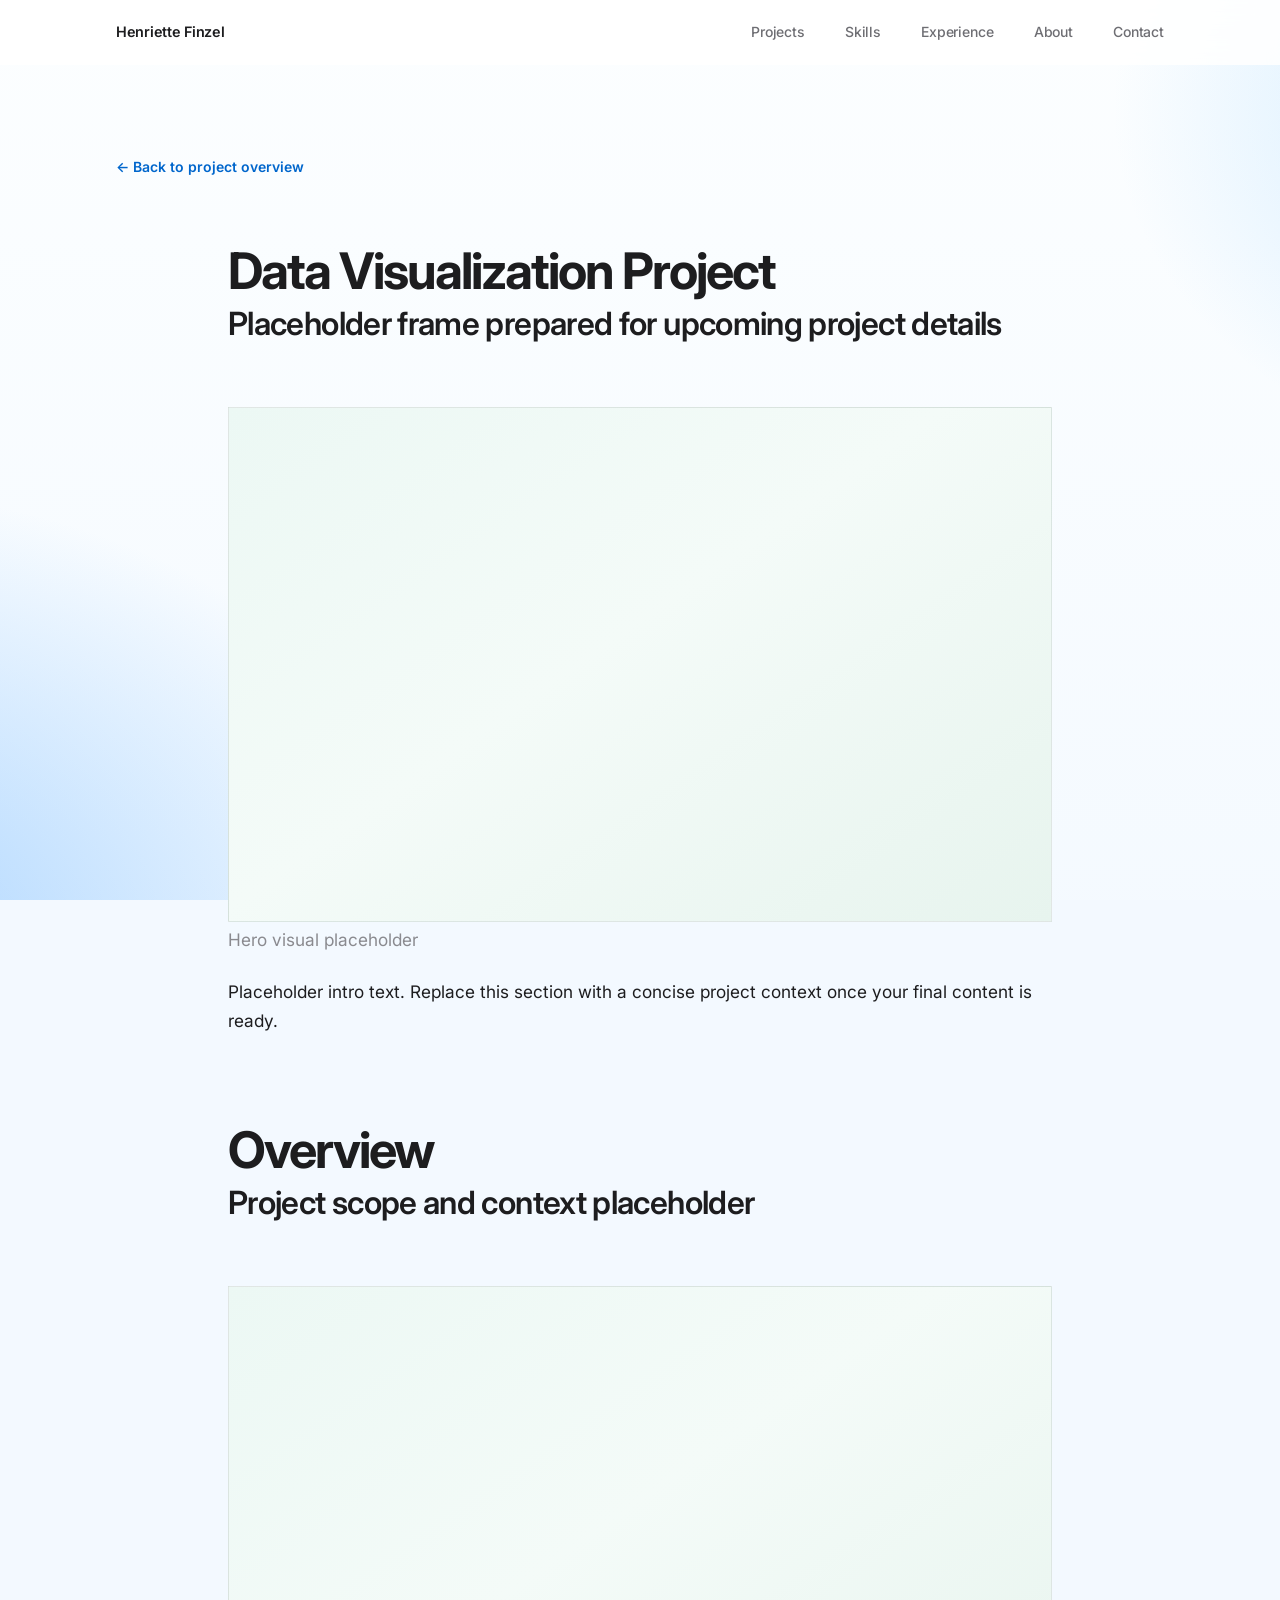
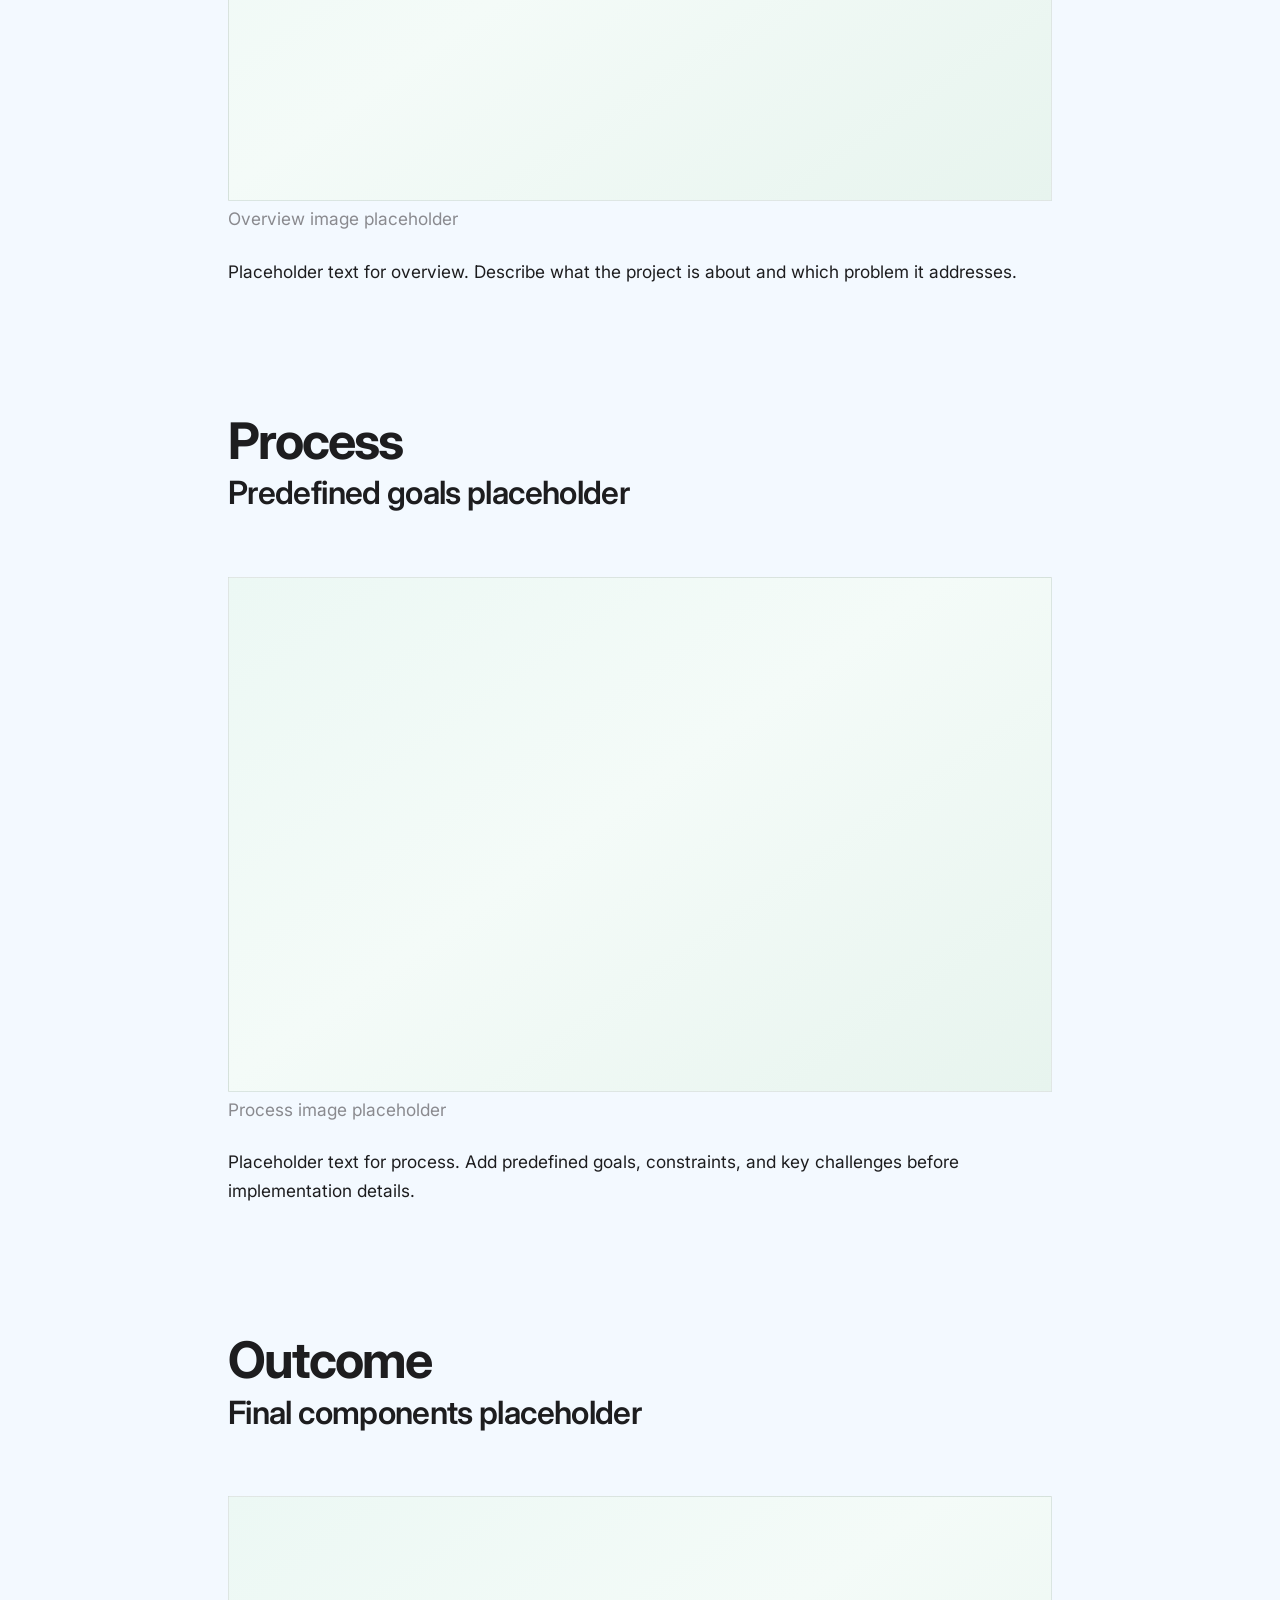
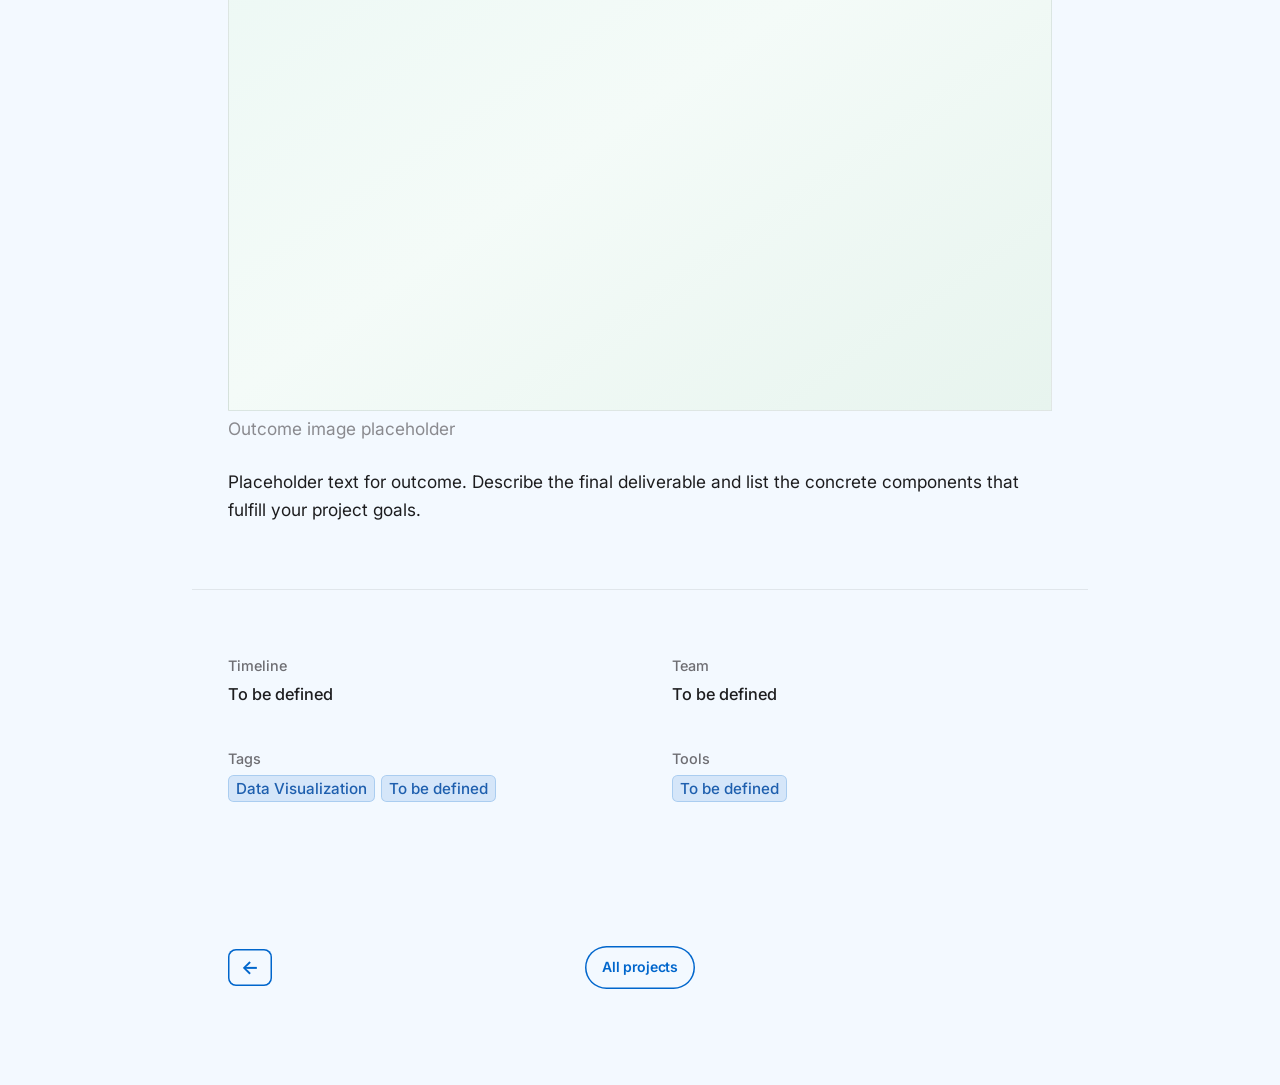
<file: projekte/data-visualization.html>
<!DOCTYPE html>
<html lang="en">
<head>
  <meta charset="UTF-8" />
  <meta name="viewport"
    content="width=device-width, initial-scale=1.0, viewport-fit=cover, interactive-widget=resizes-content" />
  <meta name="description" content="Case Study: Data Visualization Project — placeholder frame." />
  <title>Data Visualization Project — Henriette Finzel</title>
  <link rel="preconnect" href="https://fonts.googleapis.com" />
  <link rel="preconnect" href="https://fonts.gstatic.com" crossorigin />
  <link href="https://fonts.googleapis.com/css2?family=Inter:wght@400;500;600;700&display=swap" rel="stylesheet" />
  <link rel="stylesheet" href="../css/styles.css" />
</head>
<body class="page-case">
  <a class="skip-link" href="#main">Skip to content</a>

  <header class="site-header" id="top">
    <div class="header-inner">
      <a class="logo" href="../index.html" aria-label="Henriette Finzel — Home">
        <span class="logo-name">Henriette Finzel</span>
      </a>
      <nav class="nav" aria-label="Main navigation">
        <a href="../index.html#projects">Projects</a>
        <a href="../index.html#skills">Skills</a>
        <a href="../index.html#experience">Experience</a>
        <a href="../index.html#about">About</a>
        <a href="../index.html#contact">Contact</a>
      </nav>
      <button type="button" class="nav-toggle" aria-expanded="false" aria-controls="mobile-nav" aria-label="Open menu">
        <span class="nav-toggle-bar"></span>
        <span class="nav-toggle-bar"></span>
      </button>
    </div>
    <div class="mobile-nav" id="mobile-nav" hidden>
      <a href="../index.html#projects">Projects</a>
      <a href="../index.html#skills">Skills</a>
      <a href="../index.html#experience">Experience</a>
      <a href="../index.html#about">About</a>
      <a href="../index.html#contact">Contact</a>
    </div>
  </header>

  <main id="main">
    <div class="case-back">
      <a class="case-back-link" href="../index.html#projects">← Back to project overview</a>
    </div>

    <div class="case-layout reveal is-visible" data-reveal>
      <header class="case-intro">
        <h1 class="case-title">Data Visualization Project</h1>
        <p class="case-subline">Placeholder frame prepared for upcoming project details</p>
        <div class="case-body case-prose">
          <figure class="case-feature-media">
            <span class="project-preview project-preview--f" role="img" aria-label="Data visualization hero placeholder"></span>
          </figure>
          <p class="case-caption">Hero visual placeholder</p>
        </div>
      </header>

      <div class="case-body case-intro-text">
        <p>Placeholder intro text. Replace this section with a concise project context once your final content is ready.</p>
      </div>
    </div>

    <section class="case-section reveal" id="overview" aria-labelledby="h-overview" data-reveal>
      <h2 id="h-overview" class="case-section-title">Overview</h2>
      <h3 class="case-subtitle">Project scope and context placeholder</h3>
      <div class="case-body case-prose">
        <figure class="case-feature-media">
          <span class="project-preview project-preview--f" role="img" aria-label="Overview image placeholder"></span>
        </figure>
        <p class="case-caption">Overview image placeholder</p>
        <p>Placeholder text for overview. Describe what the project is about and which problem it addresses.</p>
      </div>
    </section>

    <section class="case-section reveal" id="process" aria-labelledby="h-process" data-reveal>
      <h2 id="h-process" class="case-section-title">Process</h2>
      <h3 class="case-subtitle">Predefined goals placeholder</h3>
      <div class="case-body case-prose">
        <figure class="case-feature-media">
          <span class="project-preview project-preview--f" role="img" aria-label="Process image placeholder"></span>
        </figure>
        <p class="case-caption">Process image placeholder</p>
        <p>Placeholder text for process. Add predefined goals, constraints, and key challenges before implementation details.</p>
      </div>
    </section>

    <section class="case-section reveal" id="outcome" aria-labelledby="h-outcome" data-reveal>
      <h2 id="h-outcome" class="case-section-title">Outcome</h2>
      <h3 class="case-subtitle">Final components placeholder</h3>
      <div class="case-body case-prose">
        <figure class="case-feature-media">
          <span class="project-preview project-preview--f" role="img" aria-label="Outcome image placeholder"></span>
        </figure>
        <p class="case-caption">Outcome image placeholder</p>
        <p>Placeholder text for outcome. Describe the final deliverable and list the concrete components that fulfill your project goals.</p>
      </div>
    </section>

    <section class="case-project-meta reveal" data-reveal aria-label="Project details">
      <dl class="case-meta">
        <div class="case-meta-group">
          <dt class="case-meta-label">Timeline</dt>
          <dd class="case-meta-value">To be defined</dd>
        </div>
        <div class="case-meta-group">
          <dt class="case-meta-label">Team</dt>
          <dd class="case-meta-value">To be defined</dd>
        </div>
        <div class="case-meta-group">
          <dt class="case-meta-label">Tags</dt>
          <dd class="case-meta-value">
            <div class="case-tags">
              <span class="case-tag">Data Visualization</span>
              <span class="case-tag">To be defined</span>
            </div>
          </dd>
        </div>
        <div class="case-meta-group">
          <dt class="case-meta-label">Tools</dt>
          <dd class="case-meta-value">
            <div class="case-tags">
              <span class="case-tag">To be defined</span>
            </div>
          </dd>
        </div>
      </dl>
    </section>

    <nav class="case-footer-nav" aria-label="Case study navigation">
      <a class="case-footer-arrow btn btn-ghost" href="chatgpt-redesign.html" aria-label="Previous project">←</a>
      <a class="btn btn-ghost case-footer-all" href="../index.html#projects">All projects</a>
      <span class="case-footer-arrow case-footer-arrow--mute" aria-label="No next project">→</span>
    </nav>
  </main>

  <script src="../js/main.js"></script>
</body>
</html>
</file>
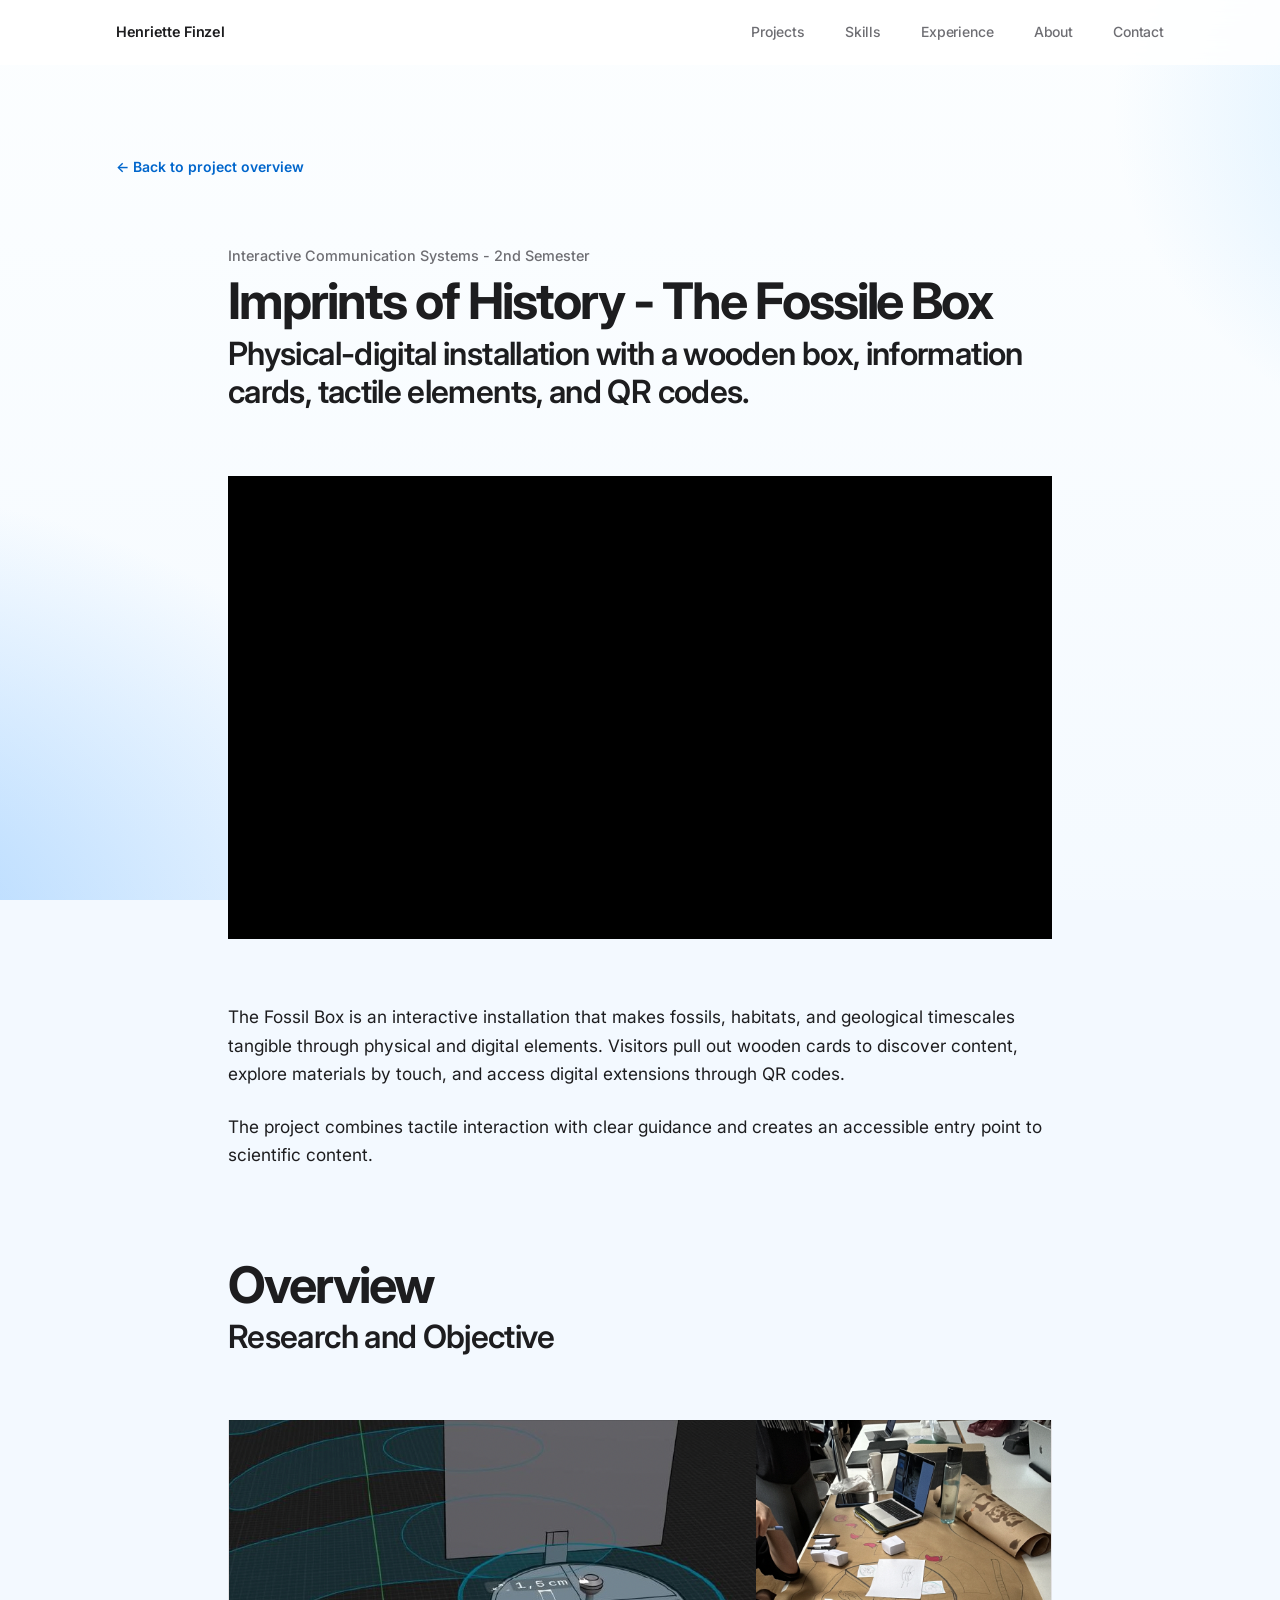
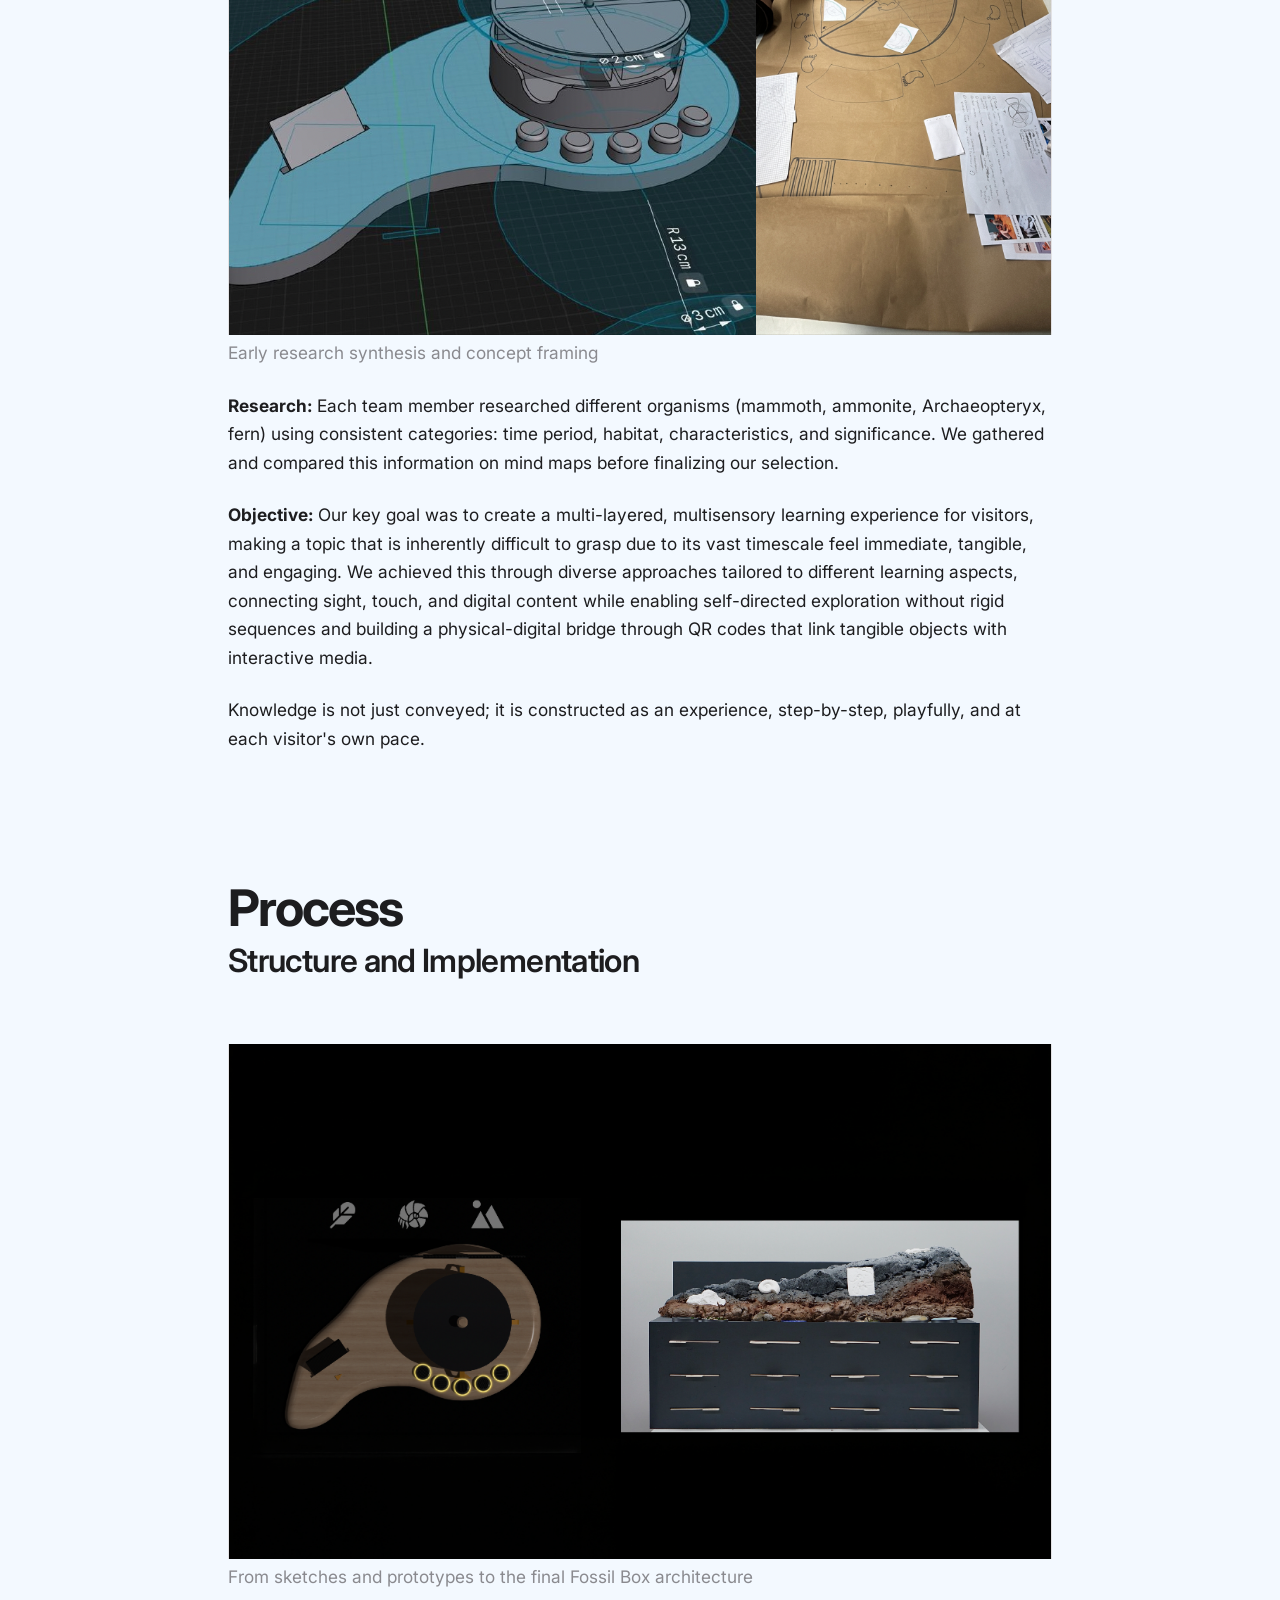
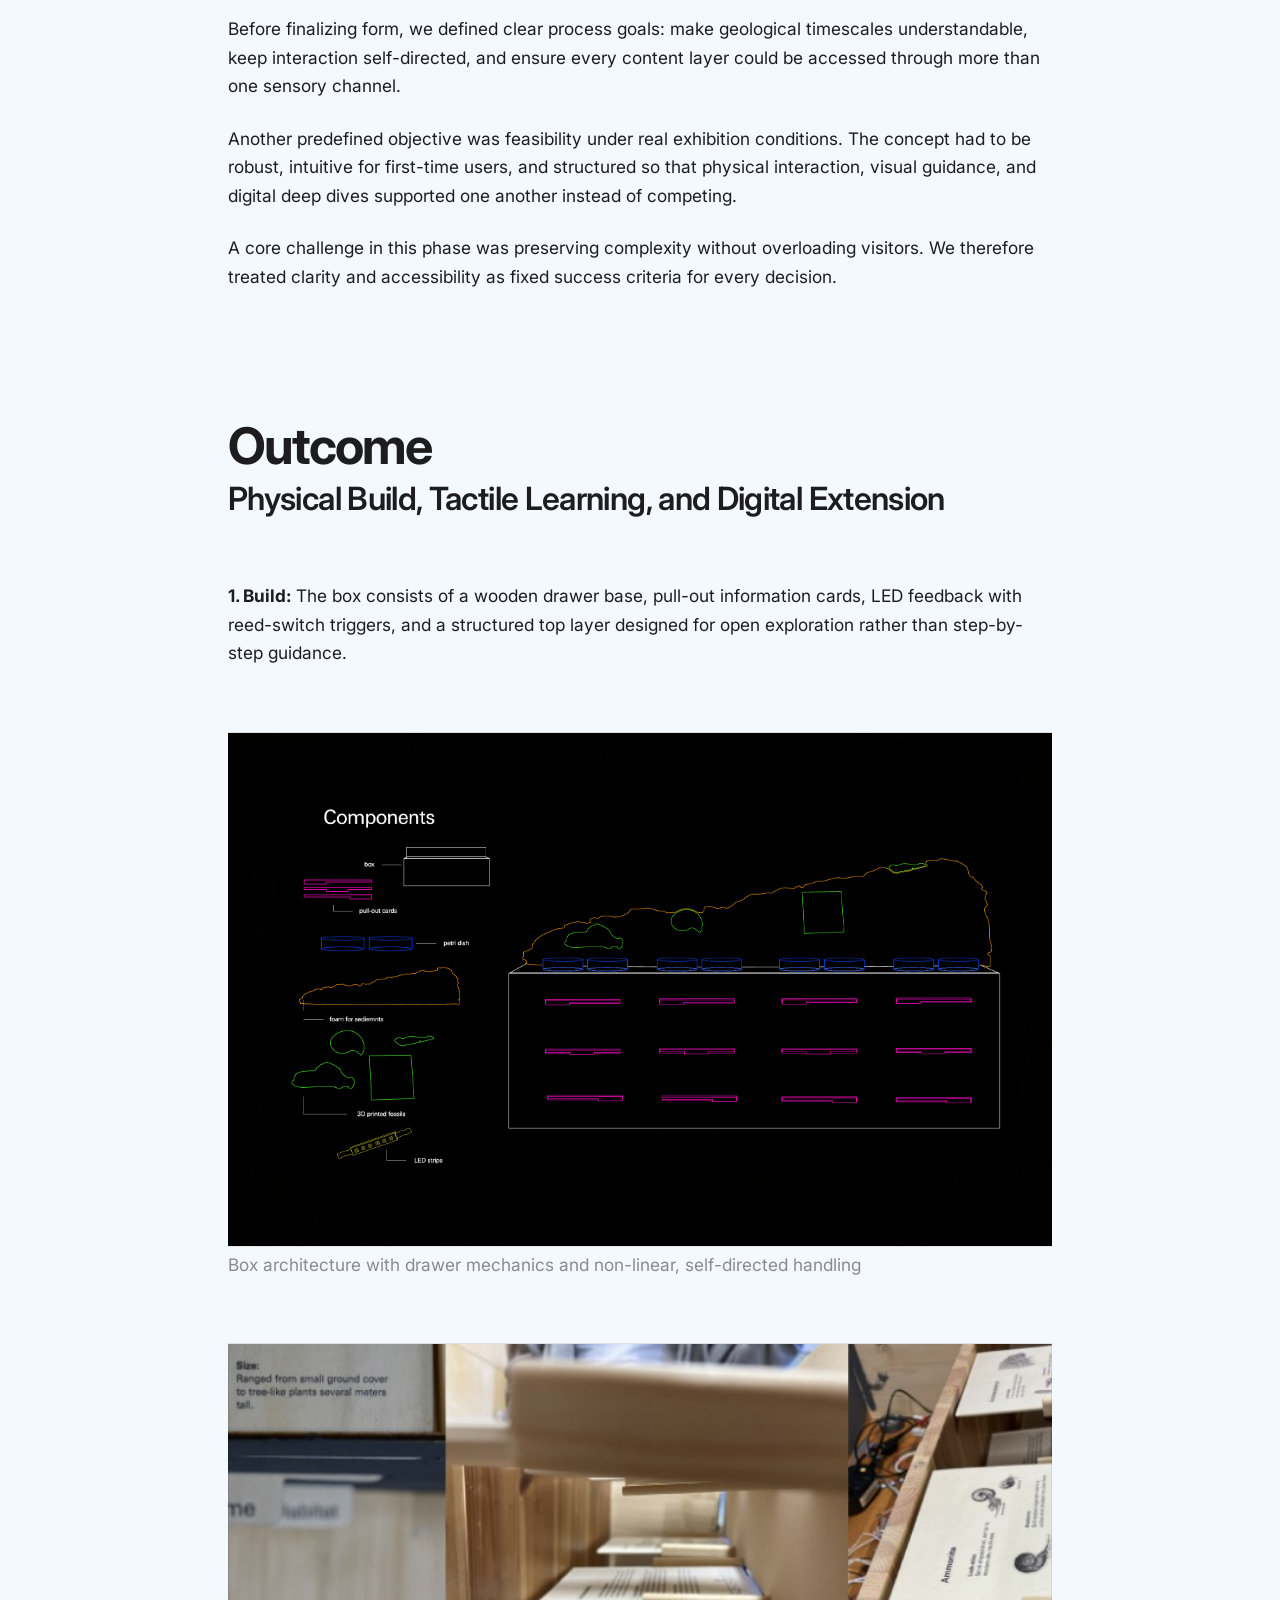
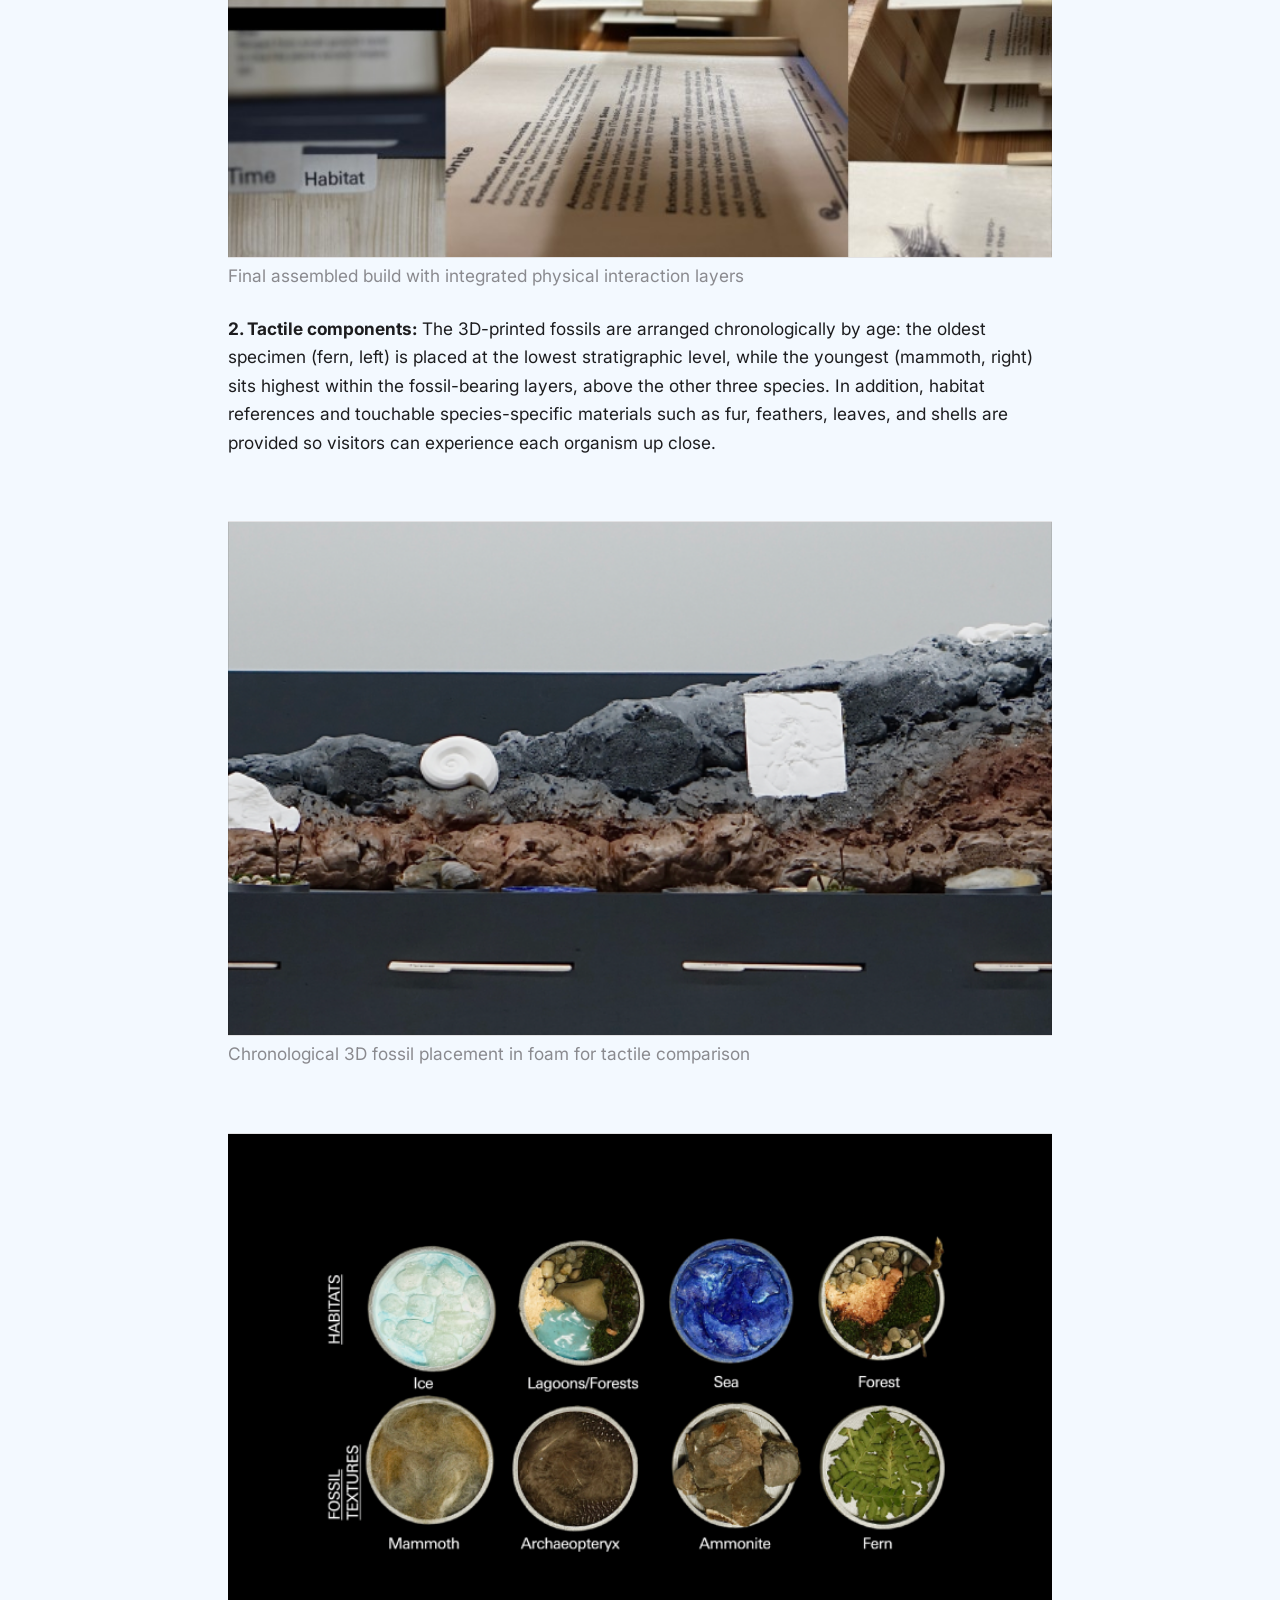
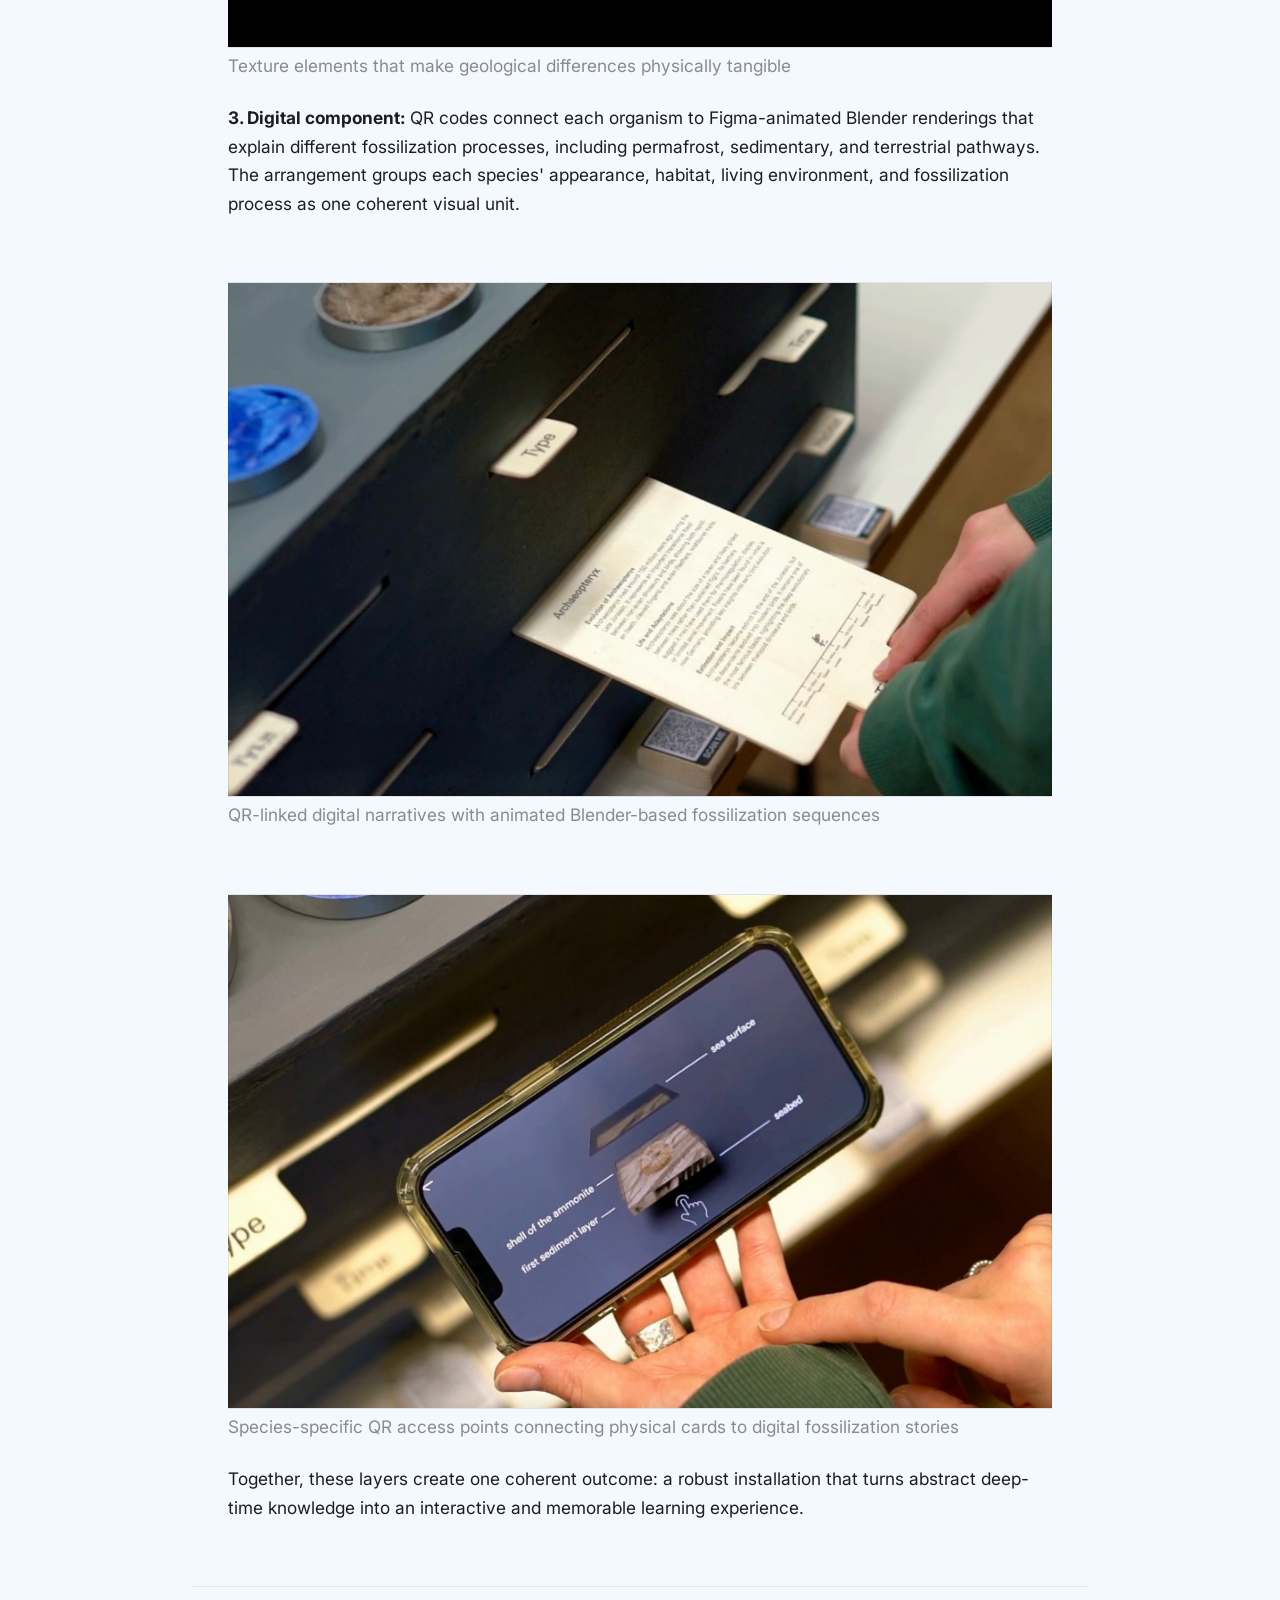
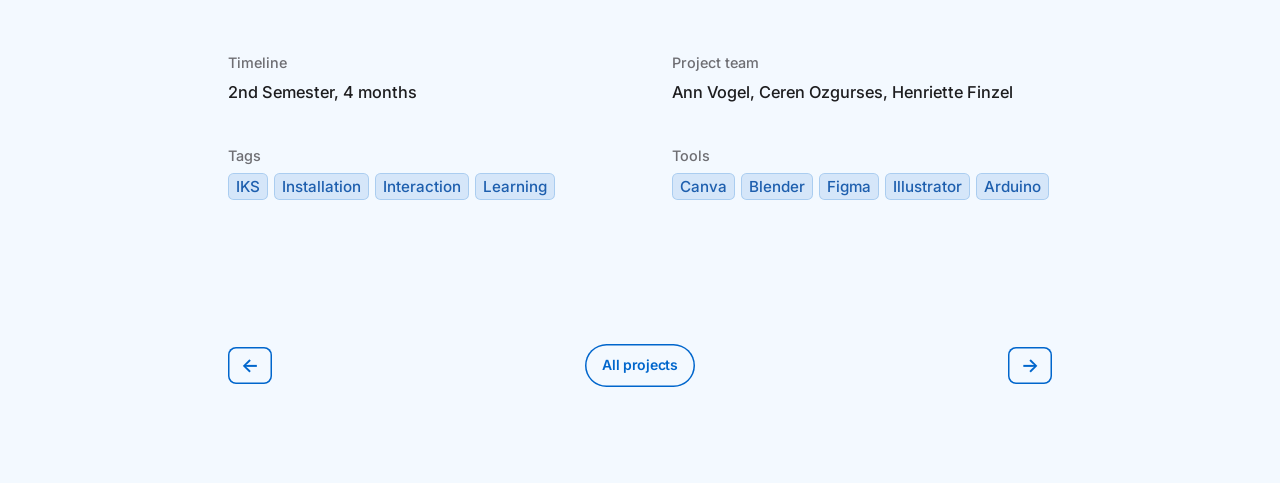
<file: projekte/design-system-b2b.html>
<!DOCTYPE html>
<html lang="en">
<head>
  <meta charset="UTF-8" />
  <meta name="viewport"
    content="width=device-width, initial-scale=1.0, viewport-fit=cover, interactive-widget=resizes-content" />
  <meta name="description" content="Case Study: Imprints of History - The Fossile Box (IKS)." />
  <title>Imprints of History - The Fossile Box — Henriette Finzel</title>
  <link rel="preconnect" href="https://fonts.googleapis.com" />
  <link rel="preconnect" href="https://fonts.gstatic.com" crossorigin />
  <link href="https://fonts.googleapis.com/css2?family=Inter:wght@400;500;600;700&display=swap" rel="stylesheet" />
  <link rel="stylesheet" href="../css/styles.css" />
</head>
<body class="page-case">
  <a class="skip-link" href="#main">Skip to content</a>

  <header class="site-header" id="top">
    <div class="header-inner">
      <a class="logo" href="../index.html" aria-label="Henriette Finzel — Home">
        <span class="logo-name">Henriette Finzel</span>
      </a>
      <nav class="nav" aria-label="Main navigation">
        <a href="../index.html#projects">Projects</a>
        <a href="../index.html#skills">Skills</a>
        <a href="../index.html#experience">Experience</a>
        <a href="../index.html#about">About</a>
        <a href="../index.html#contact">Contact</a>
      </nav>
      <button type="button" class="nav-toggle" aria-expanded="false" aria-controls="mobile-nav" aria-label="Open menu">
        <span class="nav-toggle-bar"></span>
        <span class="nav-toggle-bar"></span>
      </button>
    </div>
    <div class="mobile-nav" id="mobile-nav" hidden>
      <a href="../index.html#projects">Projects</a>
      <a href="../index.html#skills">Skills</a>
      <a href="../index.html#experience">Experience</a>
      <a href="../index.html#about">About</a>
      <a href="../index.html#contact">Contact</a>
    </div>
  </header>

  <main id="main">
    <div class="case-back">
      <a class="case-back-link" href="../index.html#projects">← Back to project overview</a>
    </div>

    <div class="case-layout reveal is-visible" data-reveal>
      <header class="case-intro">
        <p class="case-meta-label">Interactive Communication Systems - 2nd Semester</p>
        <h1 class="case-title">Imprints of History - The Fossile Box</h1>
        <p class="case-subline">Physical-digital installation with a wooden box, information cards, tactile elements, and QR codes.</p>
        <div class="case-body case-prose">
          <figure class="case-feature-media">
            <div class="project-preview project-preview--a project-preview--video" role="group" aria-label="Imprints of History project video">
              <iframe
                src="https://www.youtube-nocookie.com/embed/M-2zFL8ItqA?autoplay=1&mute=1&playsinline=1&loop=1&playlist=M-2zFL8ItqA&controls=1&modestbranding=1&rel=0"
                title="Imprints of History — project video"
                loading="eager"
                allow="accelerometer; autoplay; clipboard-write; encrypted-media; gyroscope; picture-in-picture; web-share"
                allowfullscreen></iframe>
            </div>
          </figure>
        </div>
      </header>
      <div class="case-body case-intro-text">
        <p>The Fossil Box is an interactive installation that makes fossils, habitats, and geological timescales tangible through physical and digital elements. Visitors pull out wooden cards to discover content, explore materials by touch, and access digital extensions through QR codes.</p>
        <p>The project combines tactile interaction with clear guidance and creates an accessible entry point to scientific content.</p>
      </div>
    </div>

    <section class="case-section reveal" id="overview" aria-labelledby="h-overview" data-reveal>
      <h2 id="h-overview" class="case-section-title">Overview</h2>
      <h3 class="case-subtitle">Research and Objective</h3>
      <div class="case-body case-prose">
        <figure class="case-feature-media">
          <span class="project-preview project-preview--iks-01" role="img" aria-label="Project components and concept overview"></span>
        </figure>
        <p class="case-caption">Early research synthesis and concept framing</p>
        <p><strong>Research:</strong> Each team member researched different organisms (mammoth, ammonite, Archaeopteryx, fern) using consistent categories: time period, habitat, characteristics, and significance. We gathered and compared this information on mind maps before finalizing our selection.</p>
        <p><strong>Objective:</strong> Our key goal was to create a multi-layered, multisensory learning experience for visitors, making a topic that is inherently difficult to grasp due to its vast timescale feel immediate, tangible, and engaging. We achieved this through diverse approaches tailored to different learning aspects, connecting sight, touch, and digital content while enabling self-directed exploration without rigid sequences and building a physical-digital bridge through QR codes that link tangible objects with interactive media.</p>
        <p>Knowledge is not just conveyed; it is constructed as an experience, step-by-step, playfully, and at each visitor's own pace.</p>
      </div>
    </section>

    <section class="case-section reveal" id="process" aria-labelledby="h-process" data-reveal>
      <h2 id="h-process" class="case-section-title">Process</h2>
      <h3 class="case-subtitle">Structure and Implementation</h3>
      <div class="case-body case-prose">
        <figure class="case-feature-media">
          <span class="project-preview project-preview--iks-02" role="img" aria-label="Fossil Box process and construction development"></span>
        </figure>
        <p class="case-caption">From sketches and prototypes to the final Fossil Box architecture</p>
        <p>Before finalizing form, we defined clear process goals: make geological timescales understandable, keep interaction self-directed, and ensure every content layer could be accessed through more than one sensory channel.</p>
        <p>Another predefined objective was feasibility under real exhibition conditions. The concept had to be robust, intuitive for first-time users, and structured so that physical interaction, visual guidance, and digital deep dives supported one another instead of competing.</p>
        <p>A core challenge in this phase was preserving complexity without overloading visitors. We therefore treated clarity and accessibility as fixed success criteria for every decision.</p>
      </div>
    </section>

    <section class="case-section reveal" id="outcome" aria-labelledby="h-outcome" data-reveal>
      <h2 id="h-outcome" class="case-section-title">Outcome</h2>
      <h3 class="case-subtitle">Physical Build, Tactile Learning, and Digital Extension</h3>
      <div class="case-body case-prose">
        <p><strong>1. Build:</strong> The box consists of a wooden drawer base, pull-out information cards, LED feedback with reed-switch triggers, and a structured top layer designed for open exploration rather than step-by-step guidance.</p>
        <figure class="case-feature-media">
          <span class="project-preview project-preview--iks-outcome-1" role="img" aria-label="Component blueprint of the Fossil Box"></span>
        </figure>
        <p class="case-caption">Box architecture with drawer mechanics and non-linear, self-directed handling</p>
        <figure class="case-feature-media">
          <span class="project-preview project-preview--iks-outcome-2" role="img" aria-label="Pull-out card system and physical information layer"></span>
        </figure>
        <p class="case-caption">Final assembled build with integrated physical interaction layers</p>

        <p><strong>2. Tactile components:</strong> The 3D-printed fossils are arranged chronologically by age: the oldest specimen (fern, left) is placed at the lowest stratigraphic level, while the youngest (mammoth, right) sits highest within the fossil-bearing layers, above the other three species. In addition, habitat references and touchable species-specific materials such as fur, feathers, leaves, and shells are provided so visitors can experience each organism up close.</p>
        <figure class="case-feature-media">
          <span class="project-preview project-preview--iks-outcome-3" role="img" aria-label="Final fossil layer with stratified arrangement"></span>
        </figure>
        <p class="case-caption">Chronological 3D fossil placement in foam for tactile comparison</p>
        <figure class="case-feature-media">
          <span class="project-preview project-preview--iks-outcome-4" role="img" aria-label="Habitats and tactile species textures"></span>
        </figure>
        <p class="case-caption">Texture elements that make geological differences physically tangible</p>

        <p><strong>3. Digital component:</strong> QR codes connect each organism to Figma-animated Blender renderings that explain different fossilization processes, including permafrost, sedimentary, and terrestrial pathways. The arrangement groups each species' appearance, habitat, living environment, and fossilization process as one coherent visual unit.</p>
        <figure class="case-feature-media">
          <span class="project-preview project-preview--iks-outcome-5" role="img" aria-label="QR code on species card for digital deep dive"></span>
        </figure>
        <p class="case-caption">QR-linked digital narratives with animated Blender-based fossilization sequences</p>
        <figure class="case-feature-media">
          <span class="project-preview project-preview--iks-outcome-6" role="img" aria-label="Mobile view of animated fossilization rendering"></span>
        </figure>
        <p class="case-caption">Species-specific QR access points connecting physical cards to digital fossilization stories</p>
        <p>Together, these layers create one coherent outcome: a robust installation that turns abstract deep-time knowledge into an interactive and memorable learning experience.</p>
      </div>
    </section>

    <section class="case-project-meta reveal" data-reveal aria-label="Project details">
      <dl class="case-meta">
        <div class="case-meta-group">
          <dt class="case-meta-label">Timeline</dt>
          <dd class="case-meta-value">2nd Semester, 4 months</dd>
        </div>
        <div class="case-meta-group">
          <dt class="case-meta-label">Project team</dt>
          <dd class="case-meta-value">Ann Vogel, Ceren Ozgurses, Henriette Finzel</dd>
        </div>
        <div class="case-meta-group">
          <dt class="case-meta-label">Tags</dt>
          <dd class="case-meta-value">
            <div class="case-tags">
              <span class="case-tag">IKS</span>
              <span class="case-tag">Installation</span>
              <span class="case-tag">Interaction</span>
              <span class="case-tag">Learning</span>
            </div>
          </dd>
        </div>
        <div class="case-meta-group">
          <dt class="case-meta-label">Tools</dt>
          <dd class="case-meta-value">
            <div class="case-tags">
              <span class="case-tag">Canva</span>
              <span class="case-tag">Blender</span>
              <span class="case-tag">Figma</span>
              <span class="case-tag">Illustrator</span>
              <span class="case-tag">Arduino</span>
            </div>
          </dd>
        </div>
      </dl>
    </section>

    <nav class="case-footer-nav" aria-label="Case study navigation">
      <a class="case-footer-arrow btn btn-ghost" href="gesundheits-app-onboarding.html" aria-label="Previous project">←</a>
      <a class="btn btn-ghost case-footer-all" href="../index.html#projects">All projects</a>
      <a class="case-footer-arrow btn btn-ghost" href="service-blueprint.html" aria-label="Next project">→</a>
    </nav>
  </main>

  <script src="../js/main.js"></script>
</body>
</html>
</file>
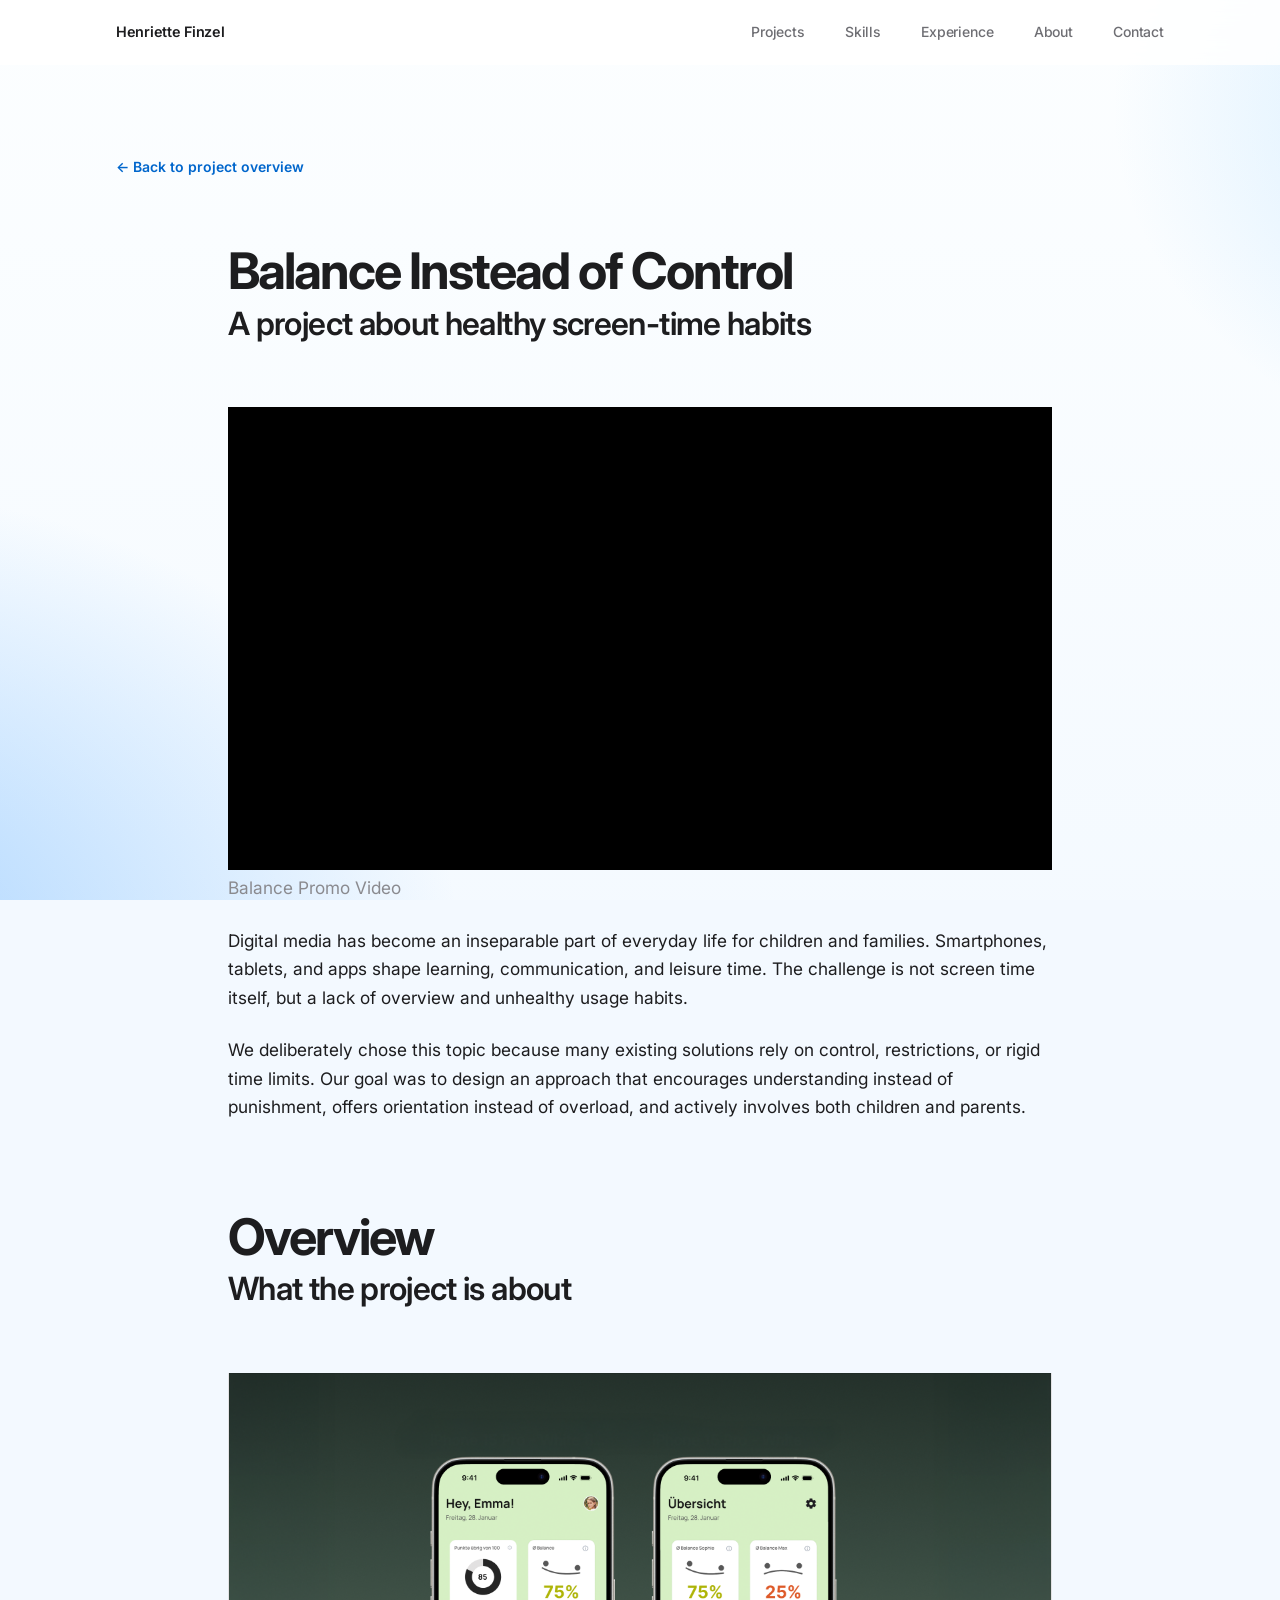
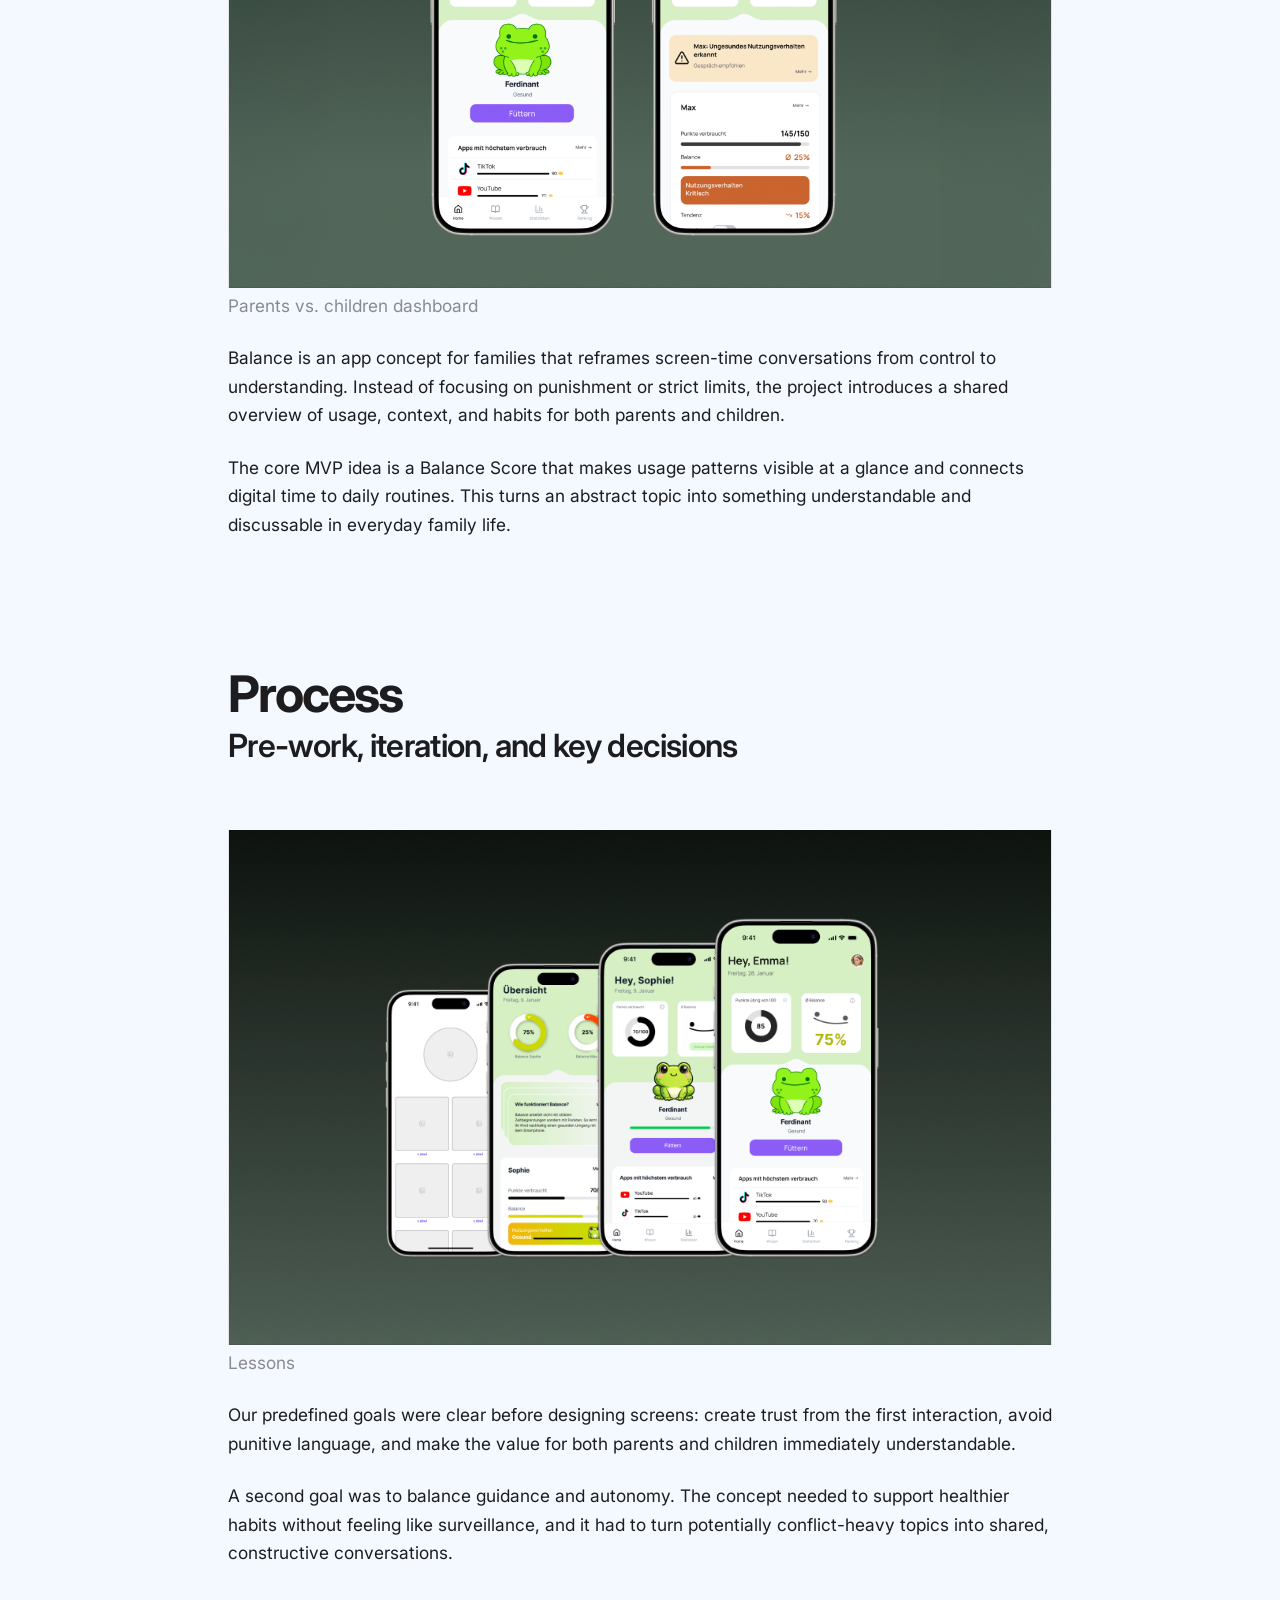
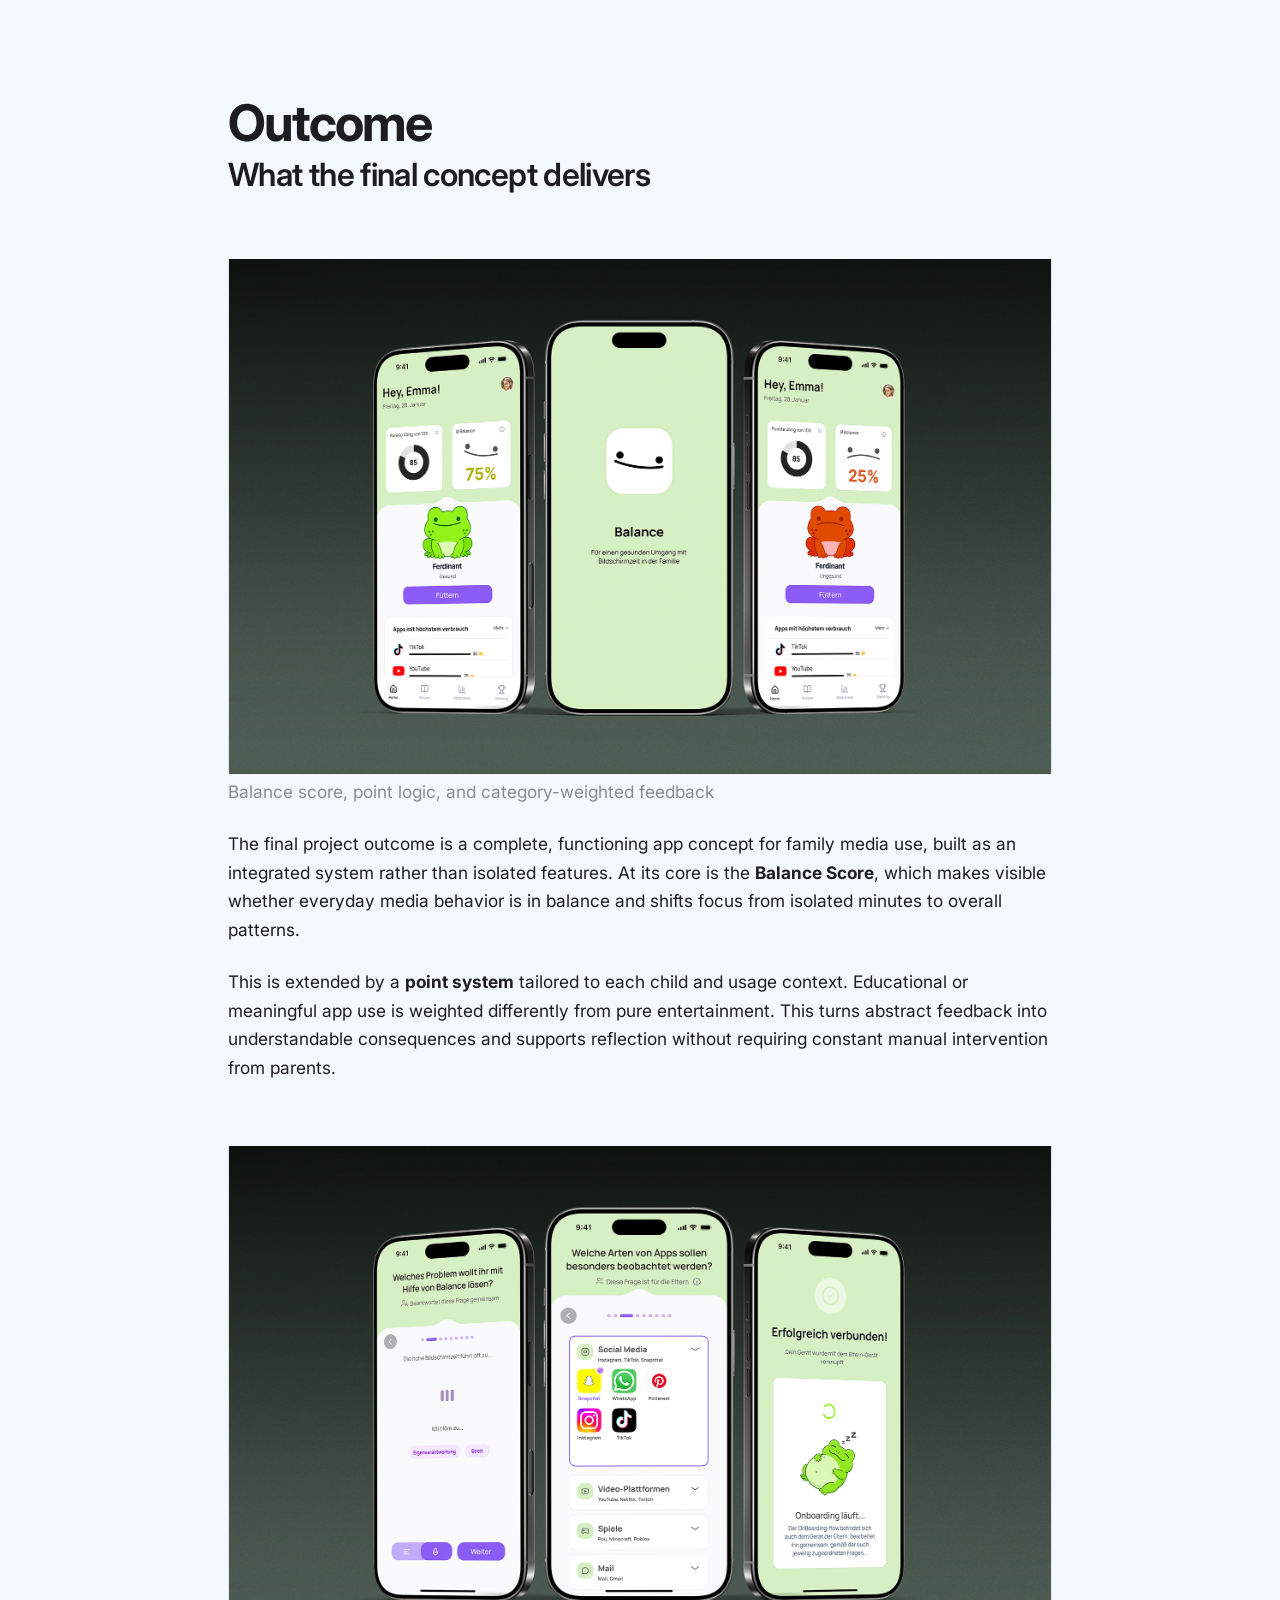
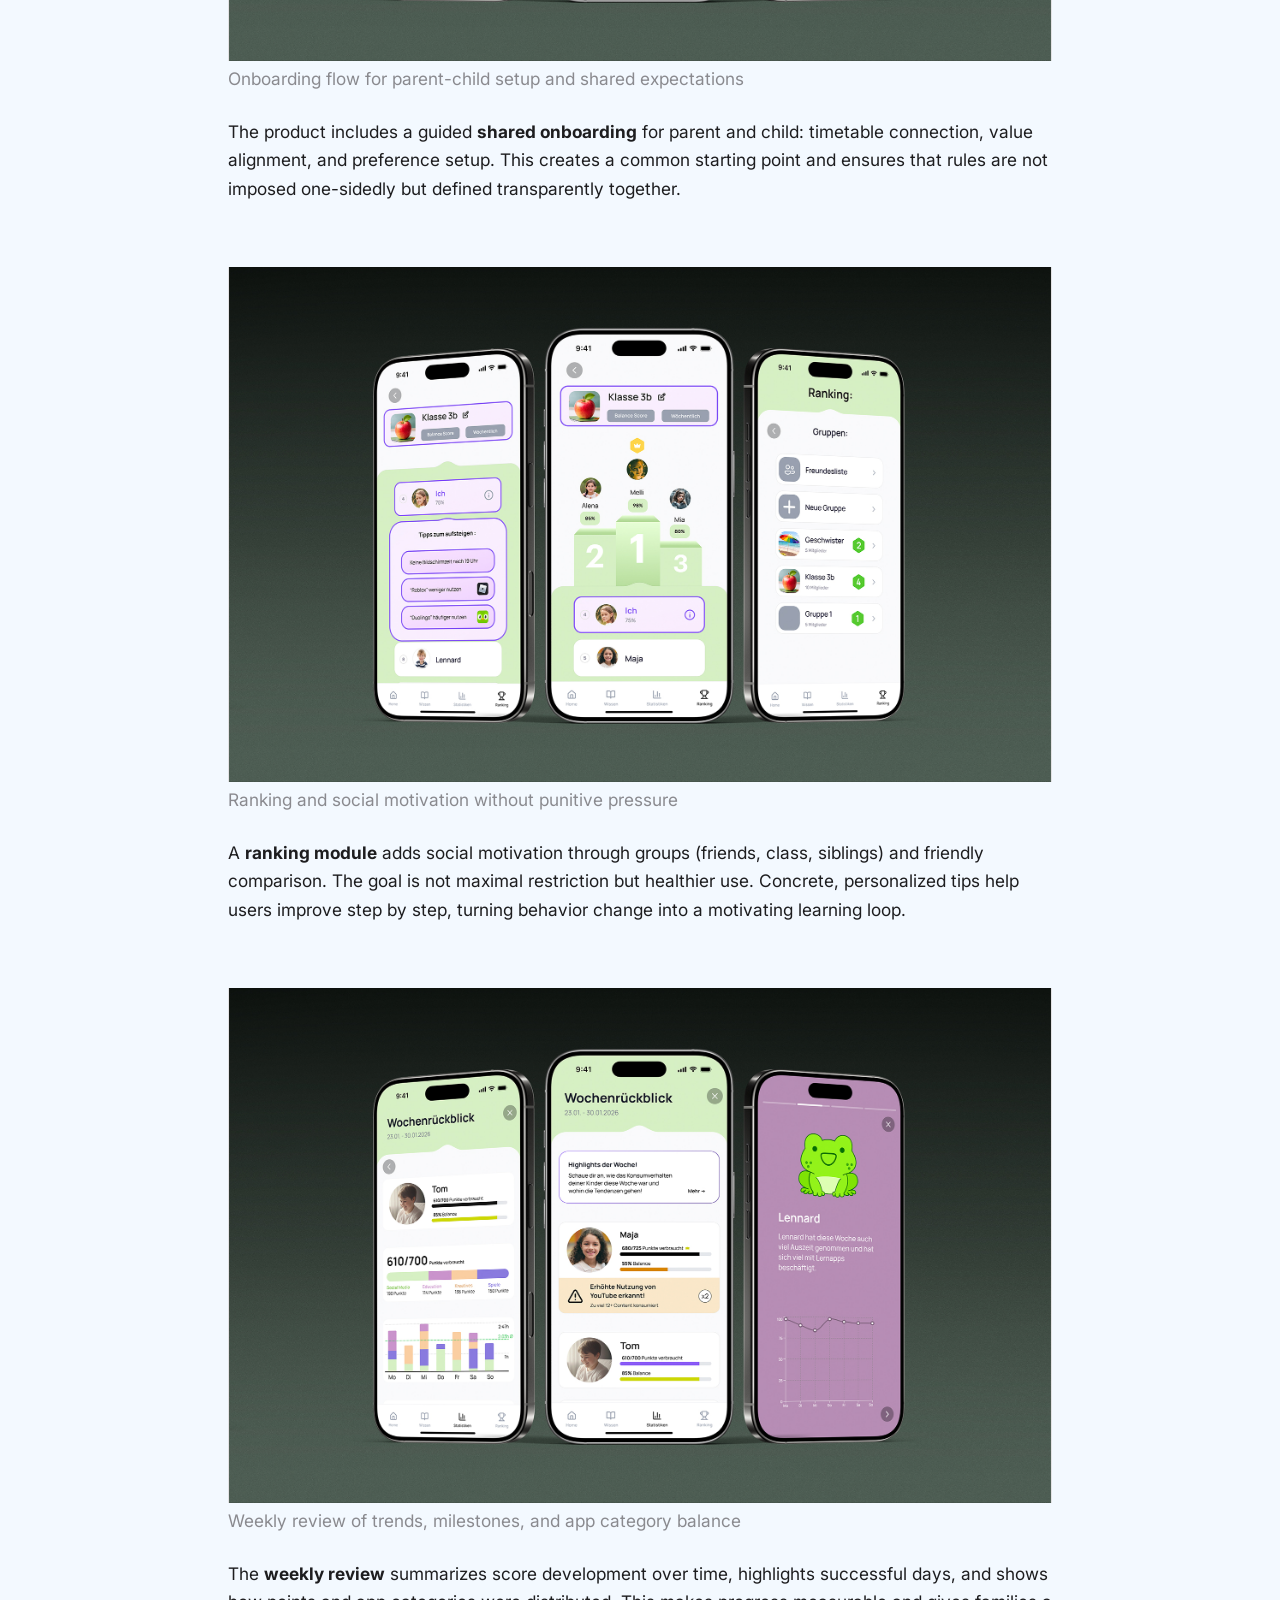
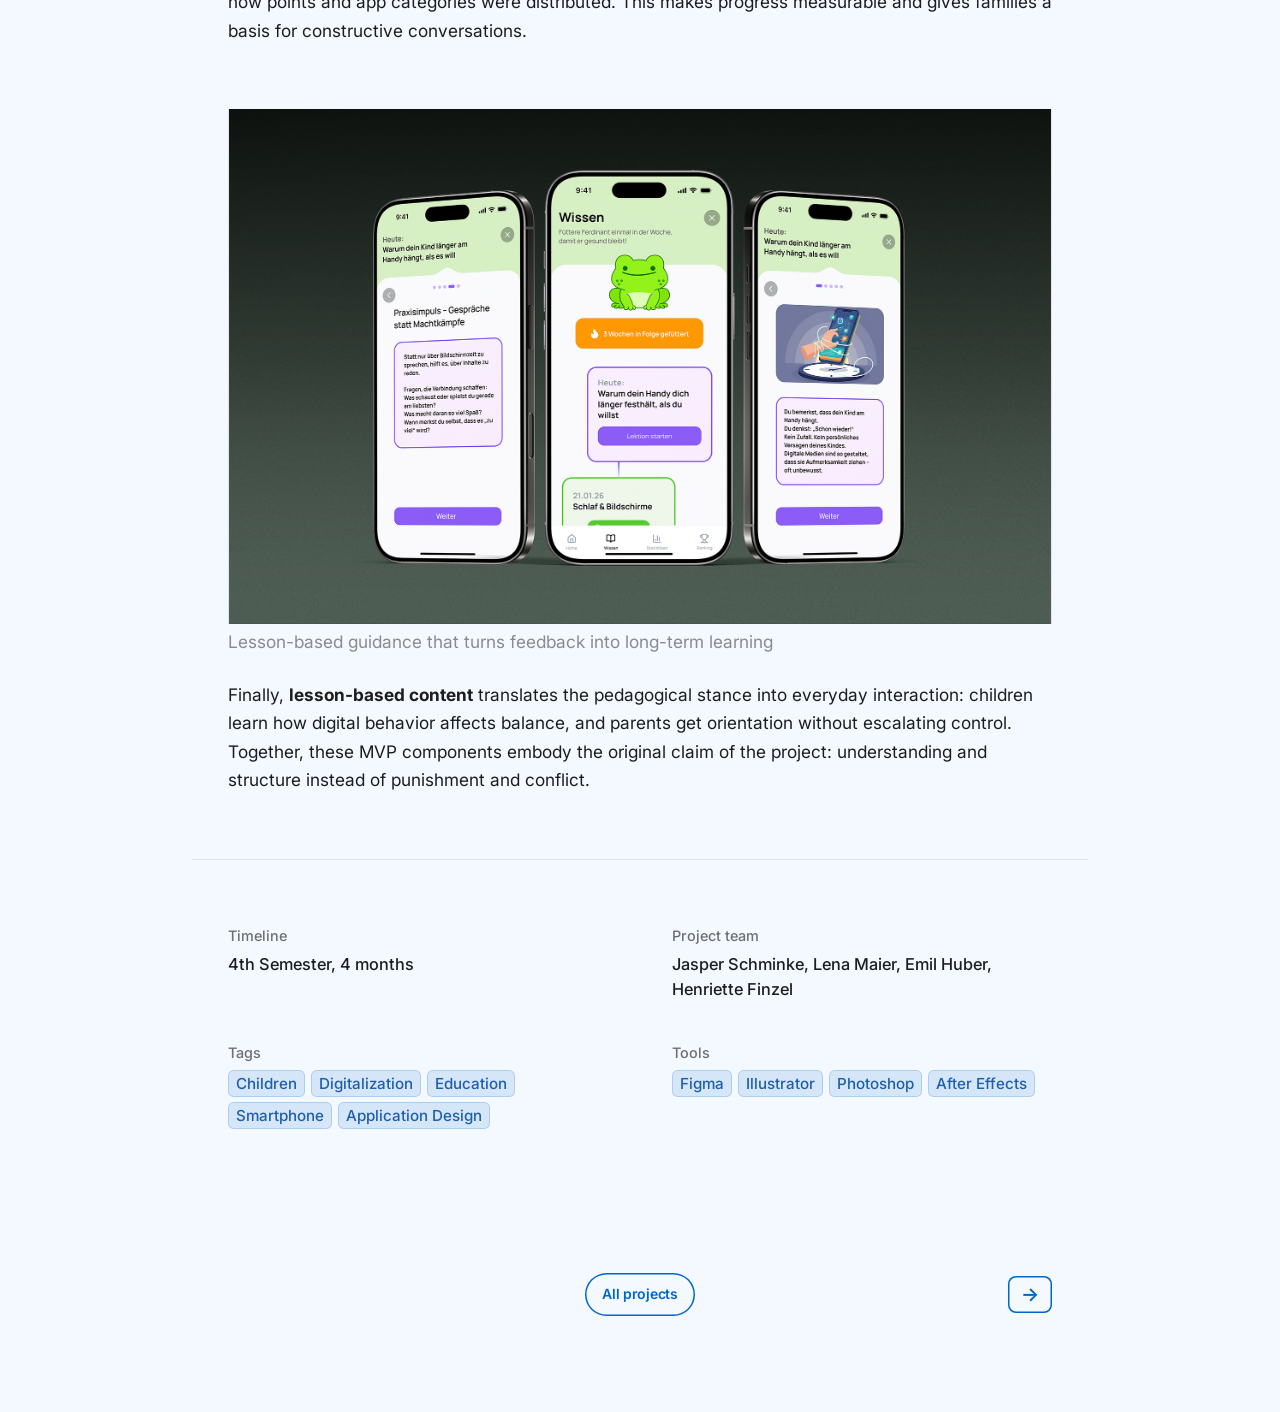
<file: projekte/gesundheits-app-onboarding.html>
<!DOCTYPE html>
<html lang="en">
<head>
  <meta charset="UTF-8" />
  <meta name="viewport"
    content="width=device-width, initial-scale=1.0, viewport-fit=cover, interactive-widget=resizes-content" />
  <meta name="description" content="Case Study: Health App Onboarding — Henriette Finzel, Interaction Designer." />
  <title>Health App Onboarding — Henriette Finzel</title>
  <link rel="preconnect" href="https://fonts.googleapis.com" />
  <link rel="preconnect" href="https://fonts.gstatic.com" crossorigin />
  <link href="https://fonts.googleapis.com/css2?family=Inter:wght@400;500;600;700&display=swap" rel="stylesheet" />
  <link rel="stylesheet" href="../css/styles.css" />
</head>
<body class="page-case">
  <a class="skip-link" href="#main">Skip to content</a>

  <header class="site-header" id="top">
    <div class="header-inner">
      <a class="logo" href="../index.html" aria-label="Henriette Finzel — Home">
        <span class="logo-name">Henriette Finzel</span>
      </a>
      <nav class="nav" aria-label="Main navigation">
        <a href="../index.html#projects">Projects</a>
        <a href="../index.html#skills">Skills</a>
        <a href="../index.html#experience">Experience</a>
        <a href="../index.html#about">About</a>
        <a href="../index.html#contact">Contact</a>
      </nav>
      <button type="button" class="nav-toggle" aria-expanded="false" aria-controls="mobile-nav" aria-label="Open menu">
        <span class="nav-toggle-bar"></span>
        <span class="nav-toggle-bar"></span>
      </button>
    </div>
    <div class="mobile-nav" id="mobile-nav" hidden>
      <a href="../index.html#projects">Projects</a>
      <a href="../index.html#skills">Skills</a>
      <a href="../index.html#experience">Experience</a>
      <a href="../index.html#about">About</a>
      <a href="../index.html#contact">Contact</a>
    </div>
  </header>

  <main id="main">
    <div class="case-back">
      <a class="case-back-link" href="../index.html#projects">← Back to project overview</a>
    </div>

    <div class="case-layout reveal is-visible" data-reveal>
      <header class="case-intro">
        <h1 class="case-title">Balance Instead of Control</h1>
        <p class="case-subline">A project about healthy screen-time habits</p>
        <div class="case-body case-prose">
          <figure class="case-feature-media">
            <div class="project-preview project-preview--a project-preview--video" role="group" aria-label="Balance app promo video">
              <iframe
                src="https://www.youtube-nocookie.com/embed/I57iGO6Cvns?autoplay=1&mute=1&playsinline=1&loop=1&playlist=I57iGO6Cvns&controls=1&modestbranding=1&rel=0"
                title="Balance app — promo video"
                loading="eager"
                allow="accelerometer; autoplay; clipboard-write; encrypted-media; gyroscope; picture-in-picture; web-share"
                allowfullscreen></iframe>
            </div>
          </figure>
          <p class="case-caption">Balance Promo Video</p>
        </div>
      </header>

      <div class="case-body case-intro-text">
        <p>Digital media has become an inseparable part of everyday life for children and families. Smartphones, tablets, and apps shape learning, communication, and leisure time. The challenge is not screen time itself, but a lack of overview and unhealthy usage habits.</p>
        <p>We deliberately chose this topic because many existing solutions rely on control, restrictions, or rigid time limits. Our goal was to design an approach that encourages understanding instead of punishment, offers orientation instead of overload, and actively involves both children and parents.</p>
      </div>
    </div>

    <section class="case-section reveal" id="overview" aria-labelledby="h-overview" data-reveal>
      <h2 id="h-overview" class="case-section-title">Overview</h2>
      <h3 class="case-subtitle">What the project is about</h3>
      <div class="case-body case-prose">
        <figure class="case-feature-media">
          <span class="project-preview project-preview--parents-kids-dashboard" role="img" aria-label="Parents versus children dashboard comparison"></span>
        </figure>
        <p class="case-caption">Parents vs. children dashboard</p>
        <p>Balance is an app concept for families that reframes screen-time conversations from control to understanding. Instead of focusing on punishment or strict limits, the project introduces a shared overview of usage, context, and habits for both parents and children.</p>
        <p>The core MVP idea is a Balance Score that makes usage patterns visible at a glance and connects digital time to daily routines. This turns an abstract topic into something understandable and discussable in everyday family life.</p>
      </div>
    </section>

    <section class="case-section reveal" id="process" aria-labelledby="h-process" data-reveal>
      <h2 id="h-process" class="case-section-title">Process</h2>
      <h3 class="case-subtitle">Pre-work, iteration, and key decisions</h3>
      <div class="case-body case-prose">
        <figure class="case-feature-media">
          <span class="project-preview project-preview--process" role="img" aria-label="Lessons and process documentation"></span>
        </figure>
        <p class="case-caption">Lessons</p>
        <p>Our predefined goals were clear before designing screens: create trust from the first interaction, avoid punitive language, and make the value for both parents and children immediately understandable.</p>
        <p>A second goal was to balance guidance and autonomy. The concept needed to support healthier habits without feeling like surveillance, and it had to turn potentially conflict-heavy topics into shared, constructive conversations.</p>
      </div>
    </section>

    <section class="case-section reveal" id="outcome" aria-labelledby="h-outcome" data-reveal>
      <h2 id="h-outcome" class="case-section-title">Outcome</h2>
      <h3 class="case-subtitle">What the final concept delivers</h3>
      <div class="case-body case-prose">
        <figure class="case-feature-media">
          <span class="project-preview project-preview--mockup-4" role="img" aria-label="Balance score and point system screens"></span>
        </figure>
        <p class="case-caption">Balance score, point logic, and category-weighted feedback</p>
        <p>The final project outcome is a complete, functioning app concept for family media use, built as an integrated system rather than isolated features. At its core is the <strong>Balance Score</strong>, which makes visible whether everyday media behavior is in balance and shifts focus from isolated minutes to overall patterns.</p>
        <p>This is extended by a <strong>point system</strong> tailored to each child and usage context. Educational or meaningful app use is weighted differently from pure entertainment. This turns abstract feedback into understandable consequences and supports reflection without requiring constant manual intervention from parents.</p>
        <figure class="case-feature-media">
          <span class="project-preview project-preview--mockup-6-onboarding" role="img" aria-label="Shared onboarding flow"></span>
        </figure>
        <p class="case-caption">Onboarding flow for parent-child setup and shared expectations</p>
        <p>The product includes a guided <strong>shared onboarding</strong> for parent and child: timetable connection, value alignment, and preference setup. This creates a common starting point and ensures that rules are not imposed one-sidedly but defined transparently together.</p>
        <figure class="case-feature-media">
          <span class="project-preview project-preview--mockup-5-ranking" role="img" aria-label="Ranking and group motivation screens"></span>
        </figure>
        <p class="case-caption">Ranking and social motivation without punitive pressure</p>
        <p>A <strong>ranking module</strong> adds social motivation through groups (friends, class, siblings) and friendly comparison. The goal is not maximal restriction but healthier use. Concrete, personalized tips help users improve step by step, turning behavior change into a motivating learning loop.</p>
        <figure class="case-feature-media">
          <span class="project-preview project-preview--mockup-8-weekly-review" role="img" aria-label="Weekly review and progress screens"></span>
        </figure>
        <p class="case-caption">Weekly review of trends, milestones, and app category balance</p>
        <p>The <strong>weekly review</strong> summarizes score development over time, highlights successful days, and shows how points and app categories were distributed. This makes progress measurable and gives families a basis for constructive conversations.</p>
        <figure class="case-feature-media">
          <span class="project-preview project-preview--mockup-7-wissen" role="img" aria-label="Lesson based content and learning screens"></span>
        </figure>
        <p class="case-caption">Lesson-based guidance that turns feedback into long-term learning</p>
        <p>Finally, <strong>lesson-based content</strong> translates the pedagogical stance into everyday interaction: children learn how digital behavior affects balance, and parents get orientation without escalating control. Together, these MVP components embody the original claim of the project: understanding and structure instead of punishment and conflict.</p>
      </div>
    </section>

    <section class="case-project-meta reveal" data-reveal aria-label="Project details">
      <dl class="case-meta">
        <div class="case-meta-group">
          <dt class="case-meta-label">Timeline</dt>
          <dd class="case-meta-value">4th Semester, 4 months</dd>
        </div>
        <div class="case-meta-group">
          <dt class="case-meta-label">Project team</dt>
          <dd class="case-meta-value">Jasper Schminke, Lena Maier, Emil Huber, Henriette Finzel</dd>
        </div>
        <div class="case-meta-group">
          <dt class="case-meta-label">Tags</dt>
          <dd class="case-meta-value">
            <div class="case-tags">
              <span class="case-tag">Children</span>
              <span class="case-tag">Digitalization</span>
              <span class="case-tag">Education</span>
              <span class="case-tag">Smartphone</span>
              <span class="case-tag">Application Design</span>
            </div>
          </dd>
        </div>
        <div class="case-meta-group">
          <dt class="case-meta-label">Tools</dt>
          <dd class="case-meta-value">
            <div class="case-tags">
              <span class="case-tag">Figma</span>
              <span class="case-tag">Illustrator</span>
              <span class="case-tag">Photoshop</span>
              <span class="case-tag">After Effects</span>
            </div>
          </dd>
        </div>
      </dl>
    </section>

    <nav class="case-footer-nav" aria-label="Case study navigation">
      <span class="case-footer-arrow case-footer-arrow--mute" aria-label="No previous project">←</span>
      <a class="btn btn-ghost case-footer-all" href="../index.html#projects">All projects</a>
      <a class="case-footer-arrow btn btn-ghost" href="design-system-b2b.html" aria-label="Next project">→</a>
    </nav>
  </main>

  <script src="../js/main.js"></script>
</body>
</html>
</file>
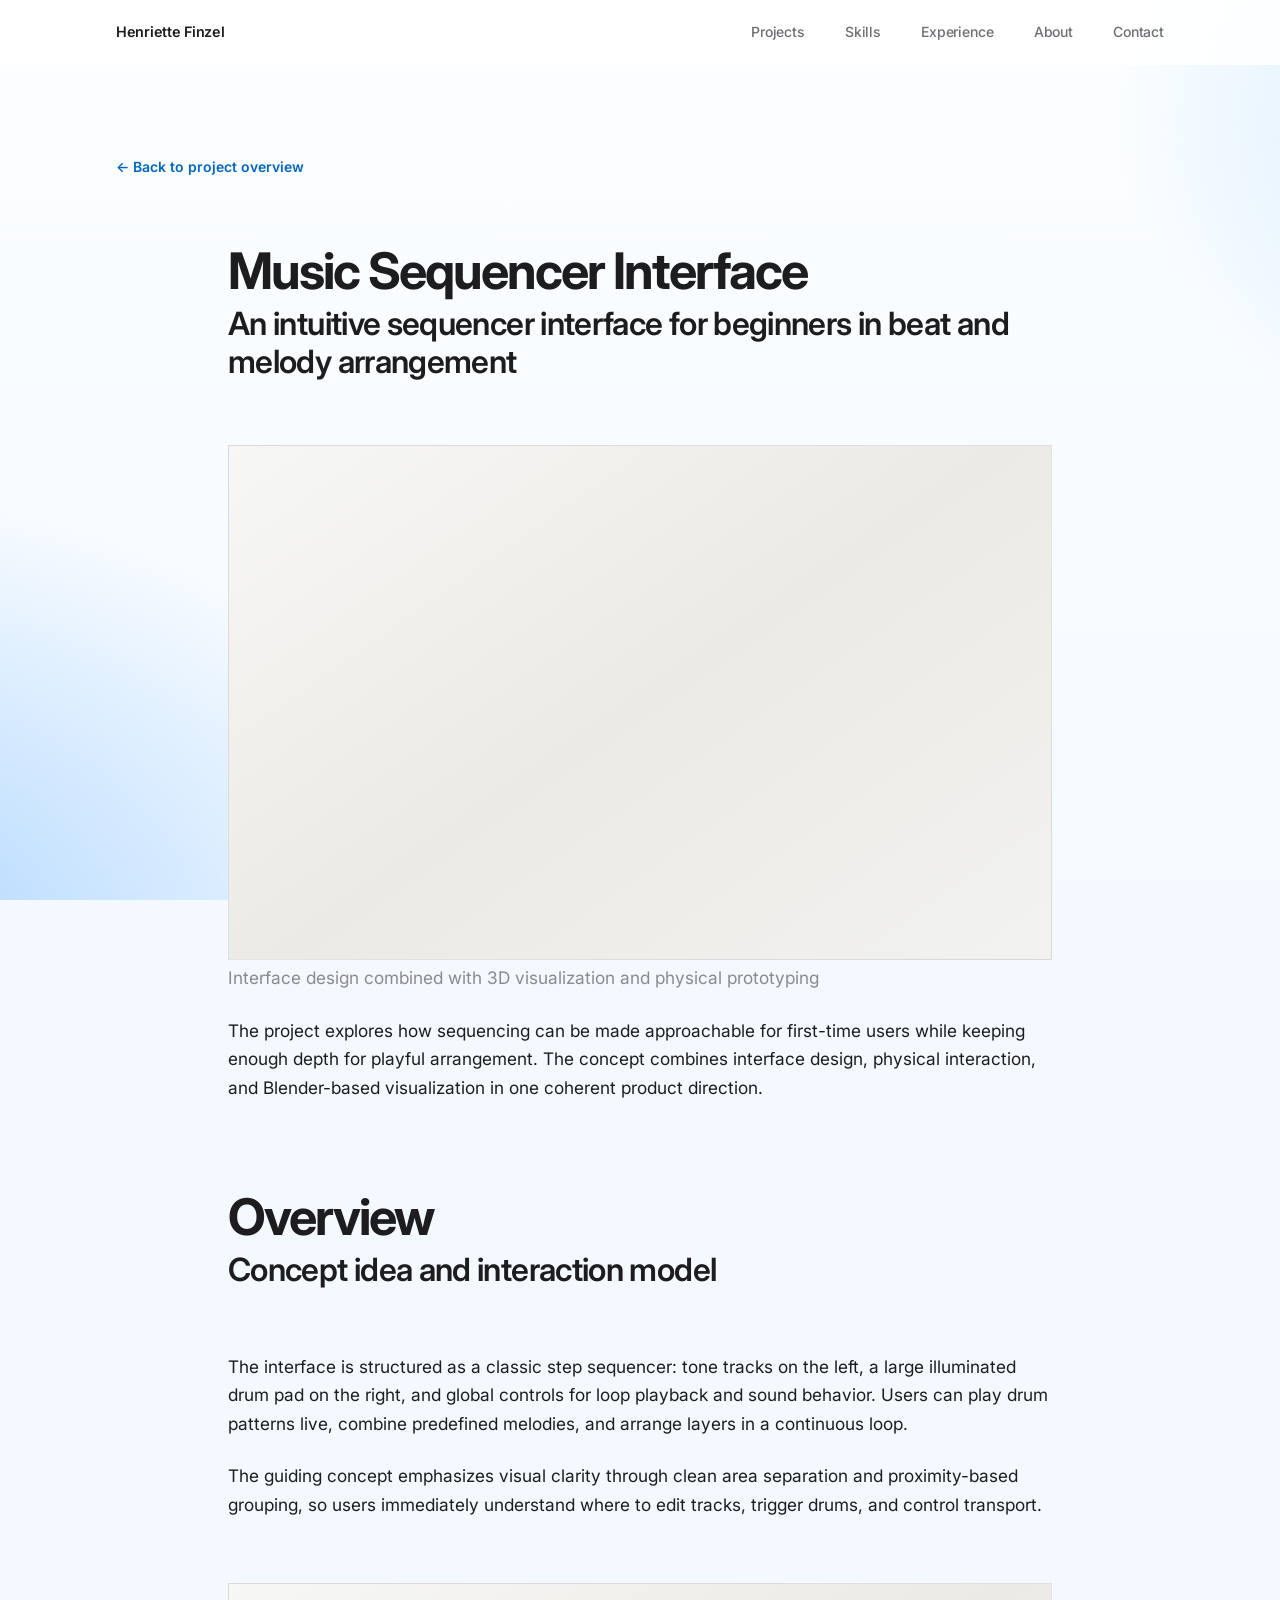
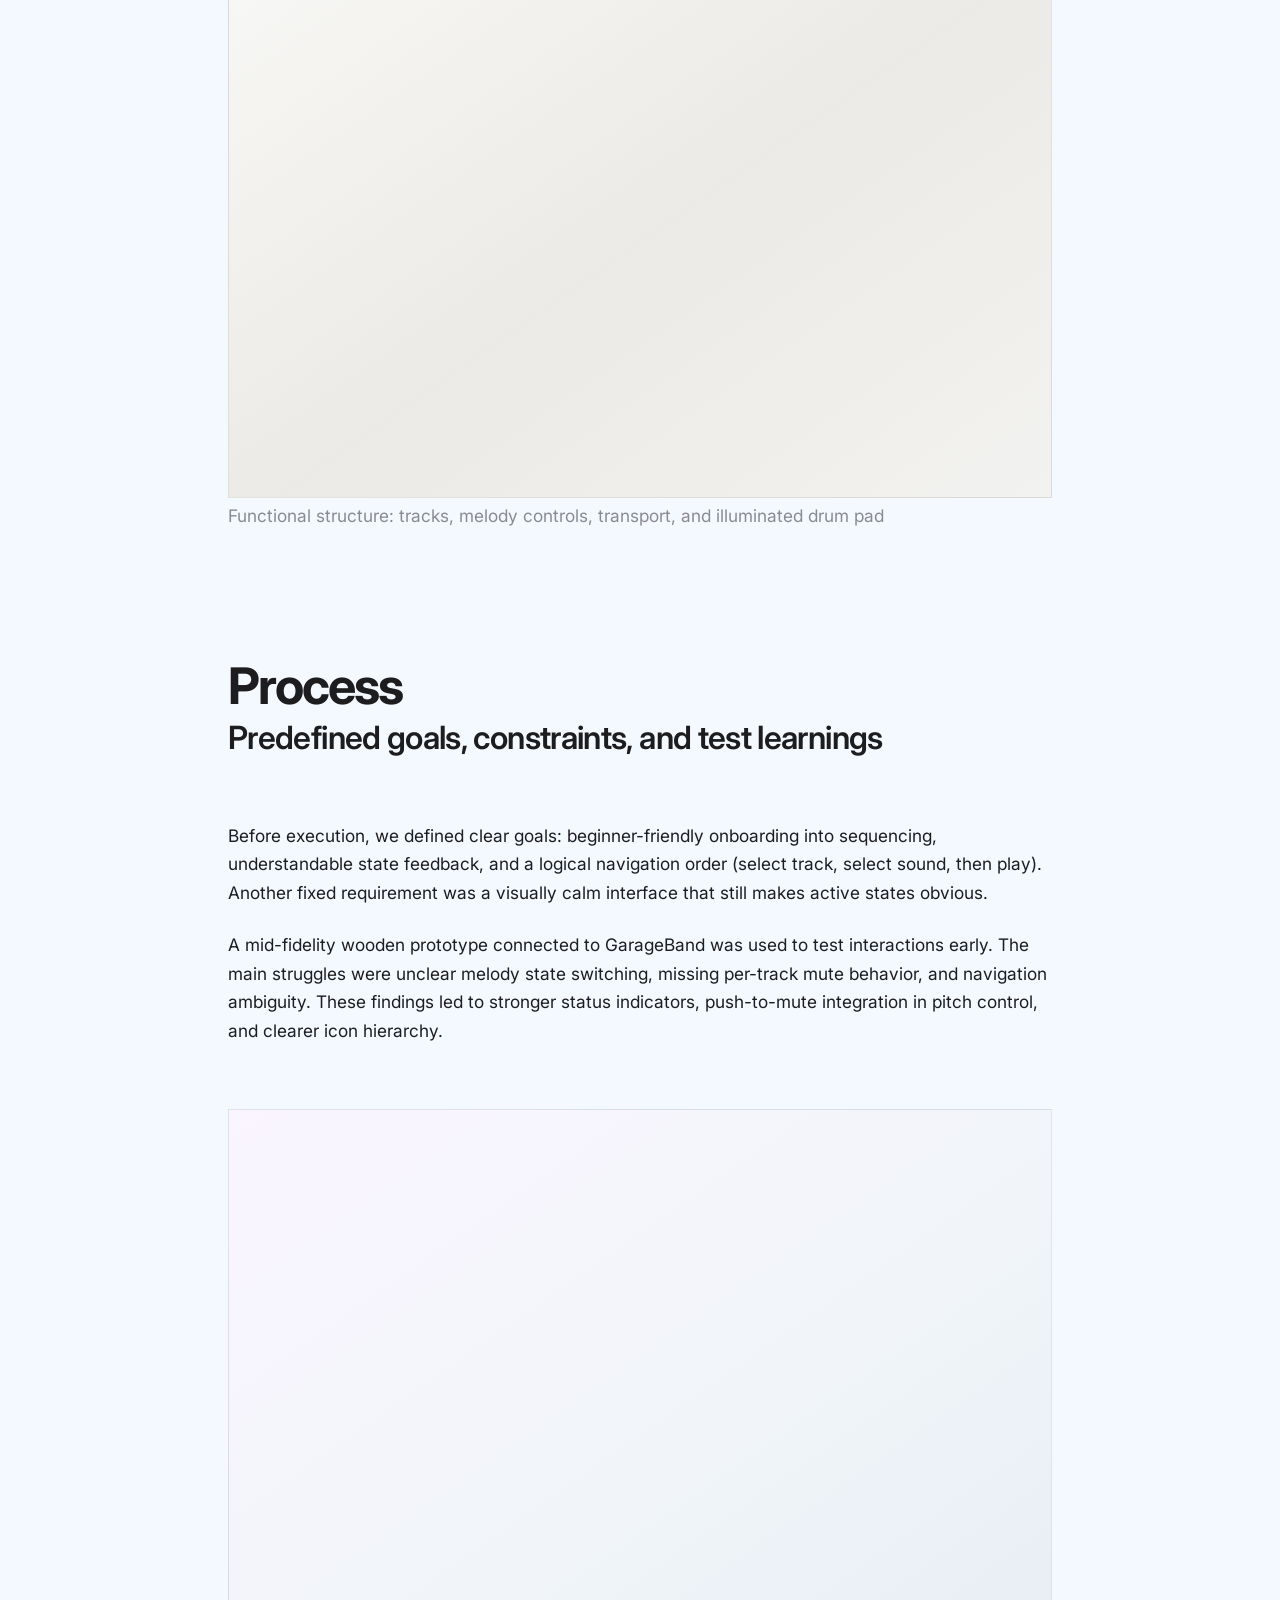
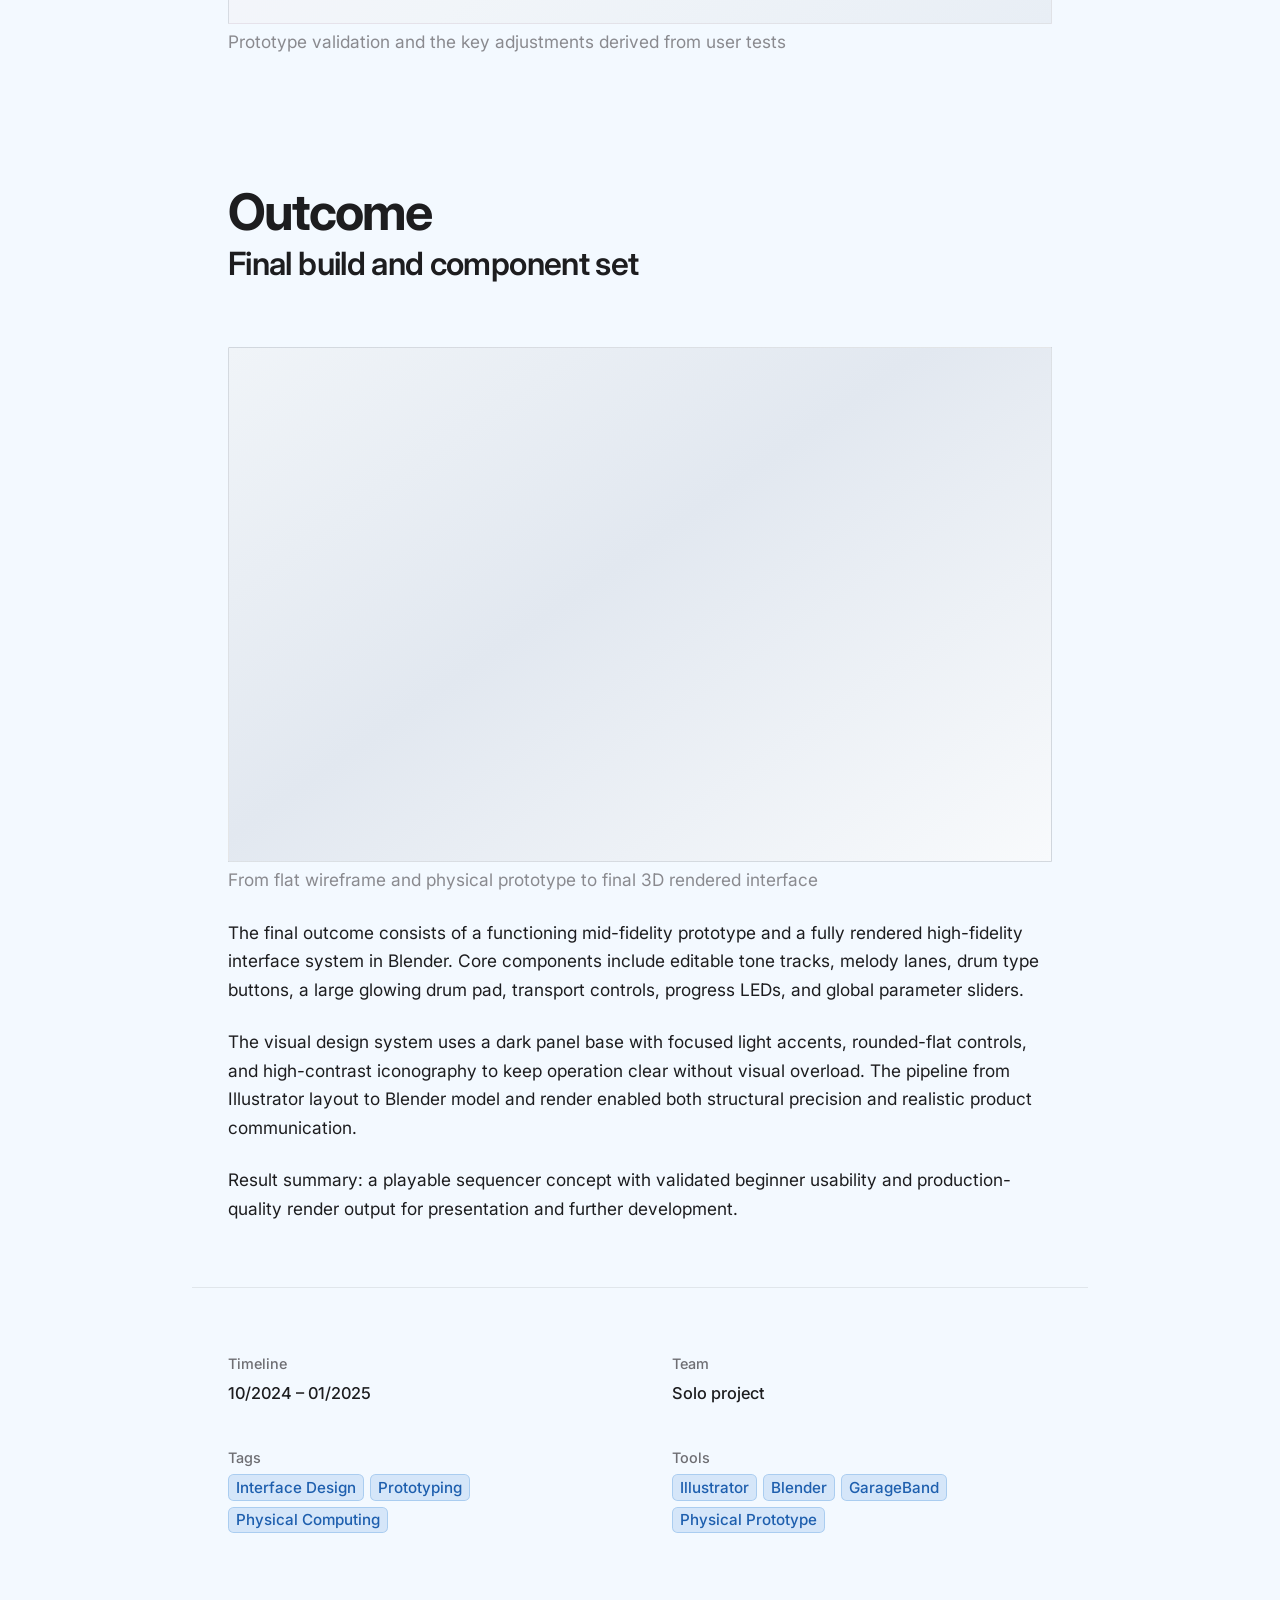
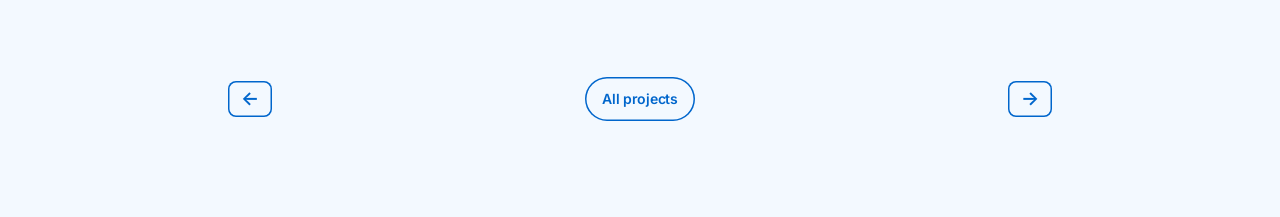
<file: projekte/retail-pos.html>
<!DOCTYPE html>
<html lang="en">
<head>
  <meta charset="UTF-8" />
  <meta name="viewport"
    content="width=device-width, initial-scale=1.0, viewport-fit=cover, interactive-widget=resizes-content" />
  <meta name="description" content="Case Study: Music Sequencer Interface — Blender and interface project." />
  <title>Music Sequencer Interface — Henriette Finzel</title>
  <link rel="preconnect" href="https://fonts.googleapis.com" />
  <link rel="preconnect" href="https://fonts.gstatic.com" crossorigin />
  <link href="https://fonts.googleapis.com/css2?family=Inter:wght@400;500;600;700&display=swap" rel="stylesheet" />
  <link rel="stylesheet" href="../css/styles.css" />
</head>
<body class="page-case">
  <a class="skip-link" href="#main">Skip to content</a>

  <header class="site-header" id="top">
    <div class="header-inner">
      <a class="logo" href="../index.html" aria-label="Henriette Finzel — Home">
        <span class="logo-name">Henriette Finzel</span>
      </a>
      <nav class="nav" aria-label="Main navigation">
        <a href="../index.html#projects">Projects</a>
        <a href="../index.html#skills">Skills</a>
        <a href="../index.html#experience">Experience</a>
        <a href="../index.html#about">About</a>
        <a href="../index.html#contact">Contact</a>
      </nav>
      <button type="button" class="nav-toggle" aria-expanded="false" aria-controls="mobile-nav" aria-label="Open menu">
        <span class="nav-toggle-bar"></span>
        <span class="nav-toggle-bar"></span>
      </button>
    </div>
    <div class="mobile-nav" id="mobile-nav" hidden>
      <a href="../index.html#projects">Projects</a>
      <a href="../index.html#skills">Skills</a>
      <a href="../index.html#experience">Experience</a>
      <a href="../index.html#about">About</a>
      <a href="../index.html#contact">Contact</a>
    </div>
  </header>

  <main id="main">
    <div class="case-back">
      <a class="case-back-link" href="../index.html#projects">← Back to project overview</a>
    </div>

    <div class="case-layout reveal is-visible" data-reveal>
      <header class="case-intro">
        <h1 class="case-title">Music Sequencer Interface</h1>
        <p class="case-subline">An intuitive sequencer interface for beginners in beat and melody arrangement</p>
        <div class="case-body case-prose">
          <figure class="case-feature-media">
            <span class="project-preview project-preview--d" role="img" aria-label="Music sequencer preview"></span>
          </figure>
          <p class="case-caption">Interface design combined with 3D visualization and physical prototyping</p>
        </div>
      </header>

      <div class="case-body case-intro-text">
        <p>The project explores how sequencing can be made approachable for first-time users while keeping enough depth for playful arrangement. The concept combines interface design, physical interaction, and Blender-based visualization in one coherent product direction.</p>
      </div>
    </div>

    <section class="case-section reveal" id="overview" aria-labelledby="h-overview" data-reveal>
      <h2 id="h-overview" class="case-section-title">Overview</h2>
      <h3 class="case-subtitle">Concept idea and interaction model</h3>
      <div class="case-body case-prose">
        <p>The interface is structured as a classic step sequencer: tone tracks on the left, a large illuminated drum pad on the right, and global controls for loop playback and sound behavior. Users can play drum patterns live, combine predefined melodies, and arrange layers in a continuous loop.</p>
        <p>The guiding concept emphasizes visual clarity through clean area separation and proximity-based grouping, so users immediately understand where to edit tracks, trigger drums, and control transport.</p>
        <figure class="case-feature-media">
          <span class="project-preview project-preview--d" role="img" aria-label="Sequencer functions and drum pad focus"></span>
        </figure>
        <p class="case-caption">Functional structure: tracks, melody controls, transport, and illuminated drum pad</p>
      </div>
    </section>

    <section class="case-section reveal" id="process" aria-labelledby="h-process" data-reveal>
      <h2 id="h-process" class="case-section-title">Process</h2>
      <h3 class="case-subtitle">Predefined goals, constraints, and test learnings</h3>
      <div class="case-body case-prose">
        <p>Before execution, we defined clear goals: beginner-friendly onboarding into sequencing, understandable state feedback, and a logical navigation order (select track, select sound, then play). Another fixed requirement was a visually calm interface that still makes active states obvious.</p>
        <p>A mid-fidelity wooden prototype connected to GarageBand was used to test interactions early. The main struggles were unclear melody state switching, missing per-track mute behavior, and navigation ambiguity. These findings led to stronger status indicators, push-to-mute integration in pitch control, and clearer icon hierarchy.</p>
        <figure class="case-feature-media">
          <span class="project-preview project-preview--c" role="img" aria-label="Mid-fidelity prototype and user test learnings"></span>
        </figure>
        <p class="case-caption">Prototype validation and the key adjustments derived from user tests</p>
      </div>
    </section>

    <section class="case-section reveal" id="outcome" aria-labelledby="h-outcome" data-reveal>
      <h2 id="h-outcome" class="case-section-title">Outcome</h2>
      <h3 class="case-subtitle">Final build and component set</h3>
      <div class="case-body case-prose">
        <figure class="case-feature-media">
          <span class="project-preview project-preview--b" role="img" aria-label="Prototype to final render transition"></span>
        </figure>
        <p class="case-caption">From flat wireframe and physical prototype to final 3D rendered interface</p>
        <p>The final outcome consists of a functioning mid-fidelity prototype and a fully rendered high-fidelity interface system in Blender. Core components include editable tone tracks, melody lanes, drum type buttons, a large glowing drum pad, transport controls, progress LEDs, and global parameter sliders.</p>
        <p>The visual design system uses a dark panel base with focused light accents, rounded-flat controls, and high-contrast iconography to keep operation clear without visual overload. The pipeline from Illustrator layout to Blender model and render enabled both structural precision and realistic product communication.</p>
        <p>Result summary: a playable sequencer concept with validated beginner usability and production-quality render output for presentation and further development.</p>
      </div>
    </section>

    <section class="case-project-meta reveal" data-reveal aria-label="Project details">
      <dl class="case-meta">
        <div class="case-meta-group">
          <dt class="case-meta-label">Timeline</dt>
          <dd class="case-meta-value">10/2024 – 01/2025</dd>
        </div>
        <div class="case-meta-group">
          <dt class="case-meta-label">Team</dt>
          <dd class="case-meta-value">Solo project</dd>
        </div>
        <div class="case-meta-group">
          <dt class="case-meta-label">Tags</dt>
          <dd class="case-meta-value">
            <div class="case-tags">
              <span class="case-tag">Interface Design</span>
              <span class="case-tag">Prototyping</span>
              <span class="case-tag">Physical Computing</span>
            </div>
          </dd>
        </div>
        <div class="case-meta-group">
          <dt class="case-meta-label">Tools</dt>
          <dd class="case-meta-value">
            <div class="case-tags">
              <span class="case-tag">Illustrator</span>
              <span class="case-tag">Blender</span>
              <span class="case-tag">GarageBand</span>
              <span class="case-tag">Physical Prototype</span>
            </div>
          </dd>
        </div>
      </dl>
    </section>

    <nav class="case-footer-nav" aria-label="Case study navigation">
      <a class="case-footer-arrow btn btn-ghost" href="service-blueprint.html" aria-label="Previous project">←</a>
      <a class="btn btn-ghost case-footer-all" href="../index.html#projects">All projects</a>
      <a class="case-footer-arrow btn btn-ghost" href="chatgpt-redesign.html" aria-label="Next project">→</a>
    </nav>
  </main>

  <script src="../js/main.js"></script>
</body>
</html>
</file>
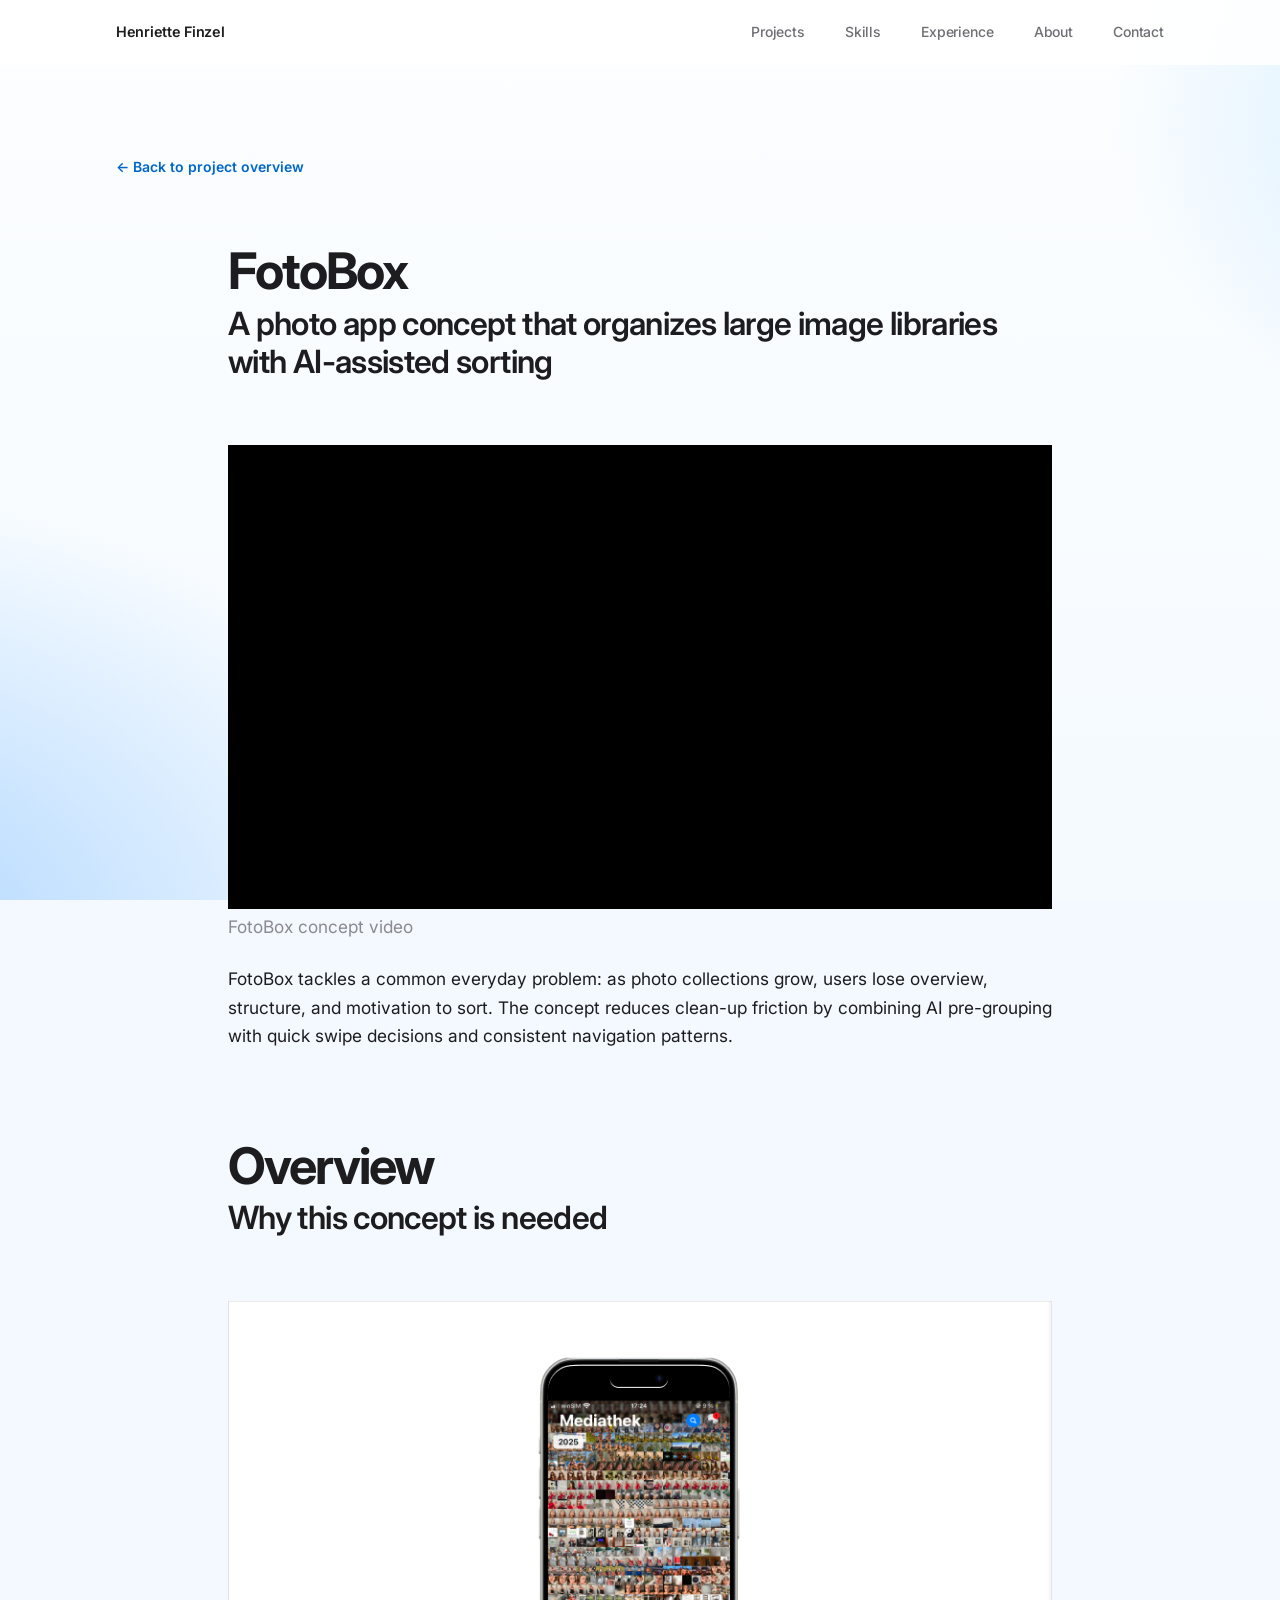
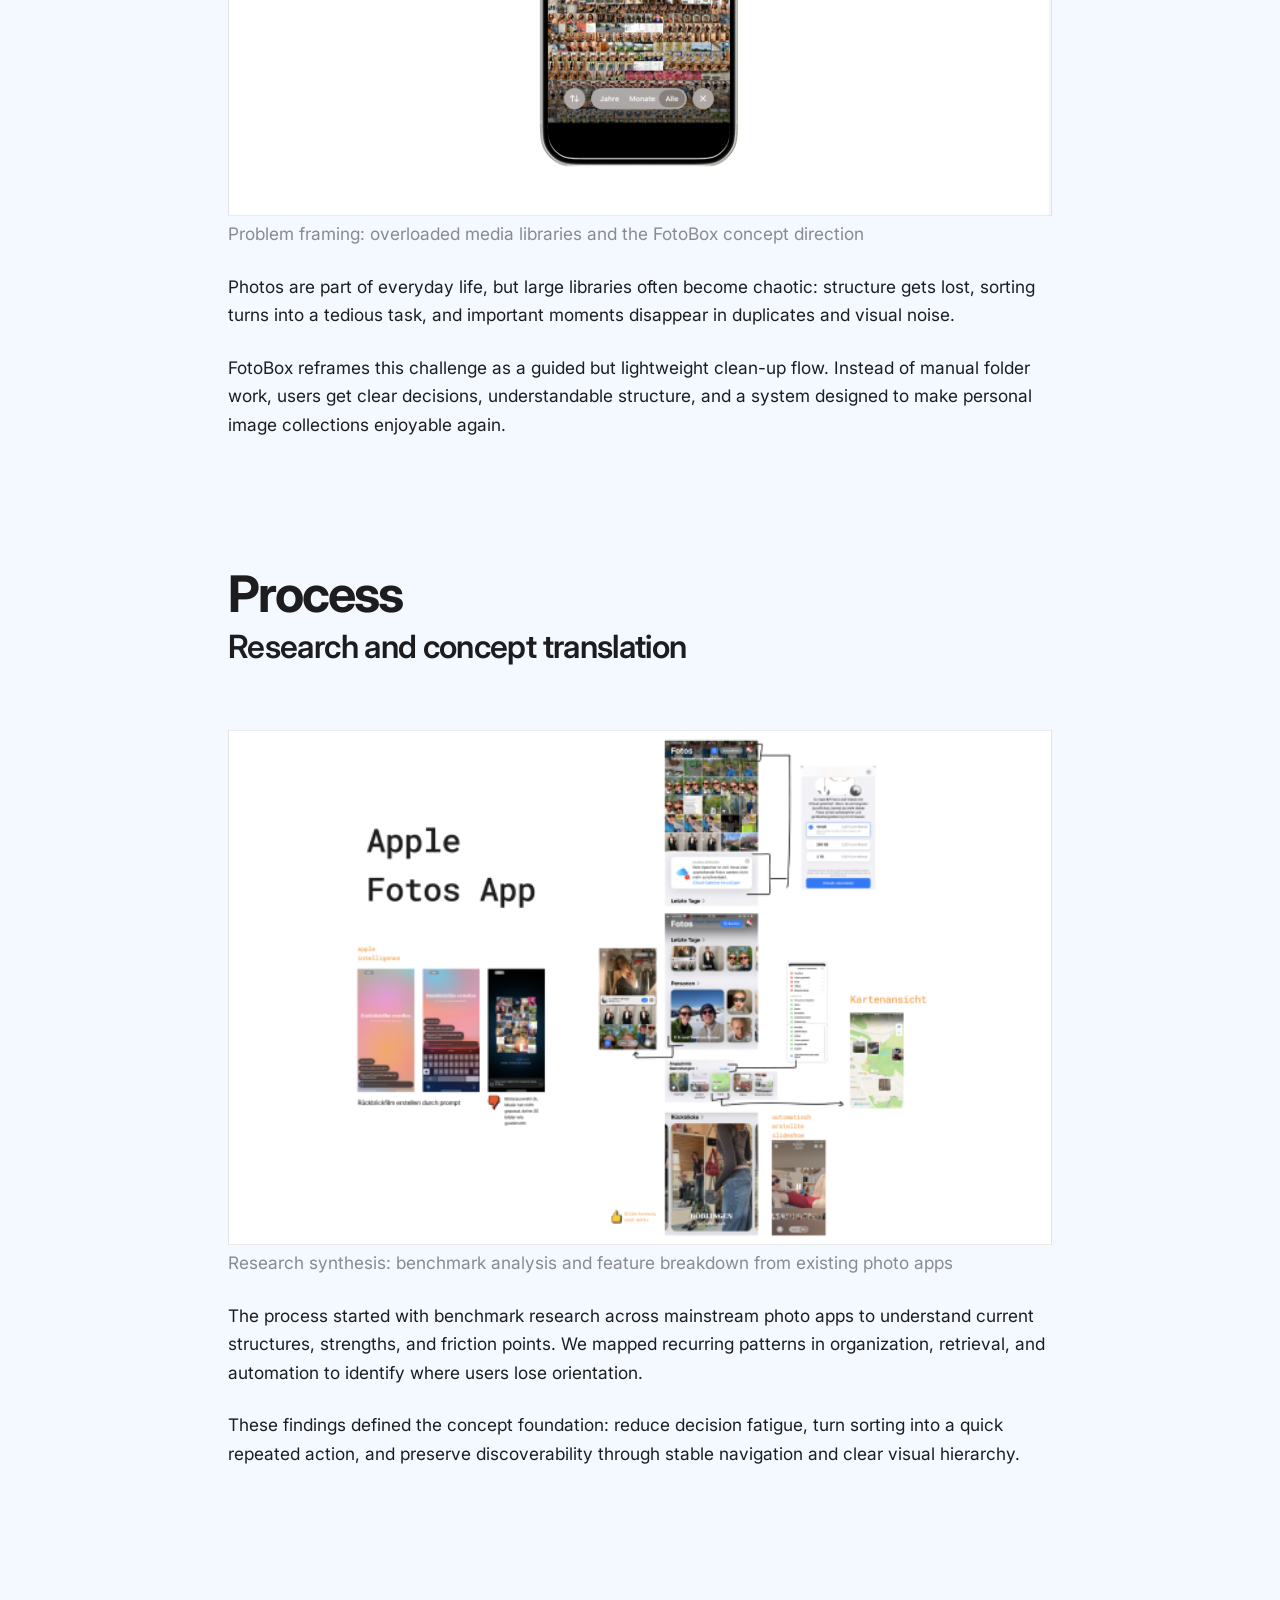
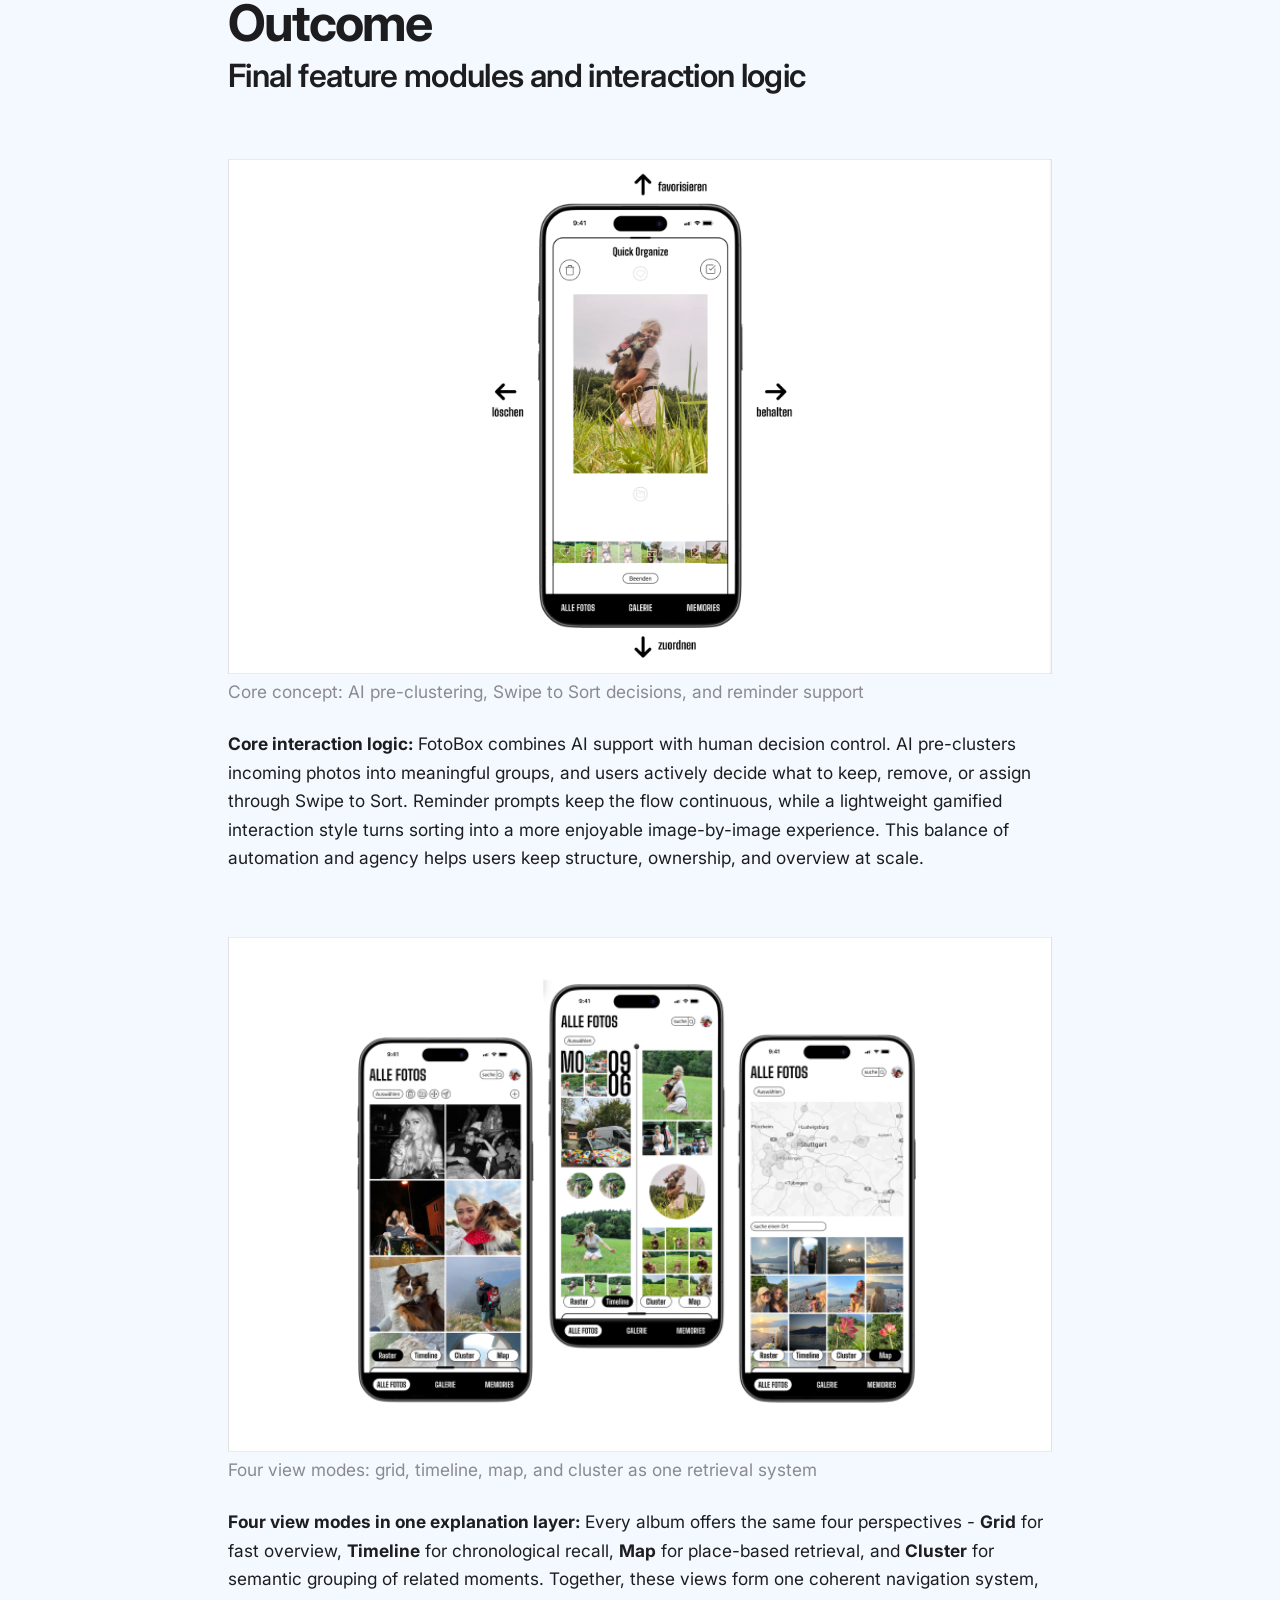
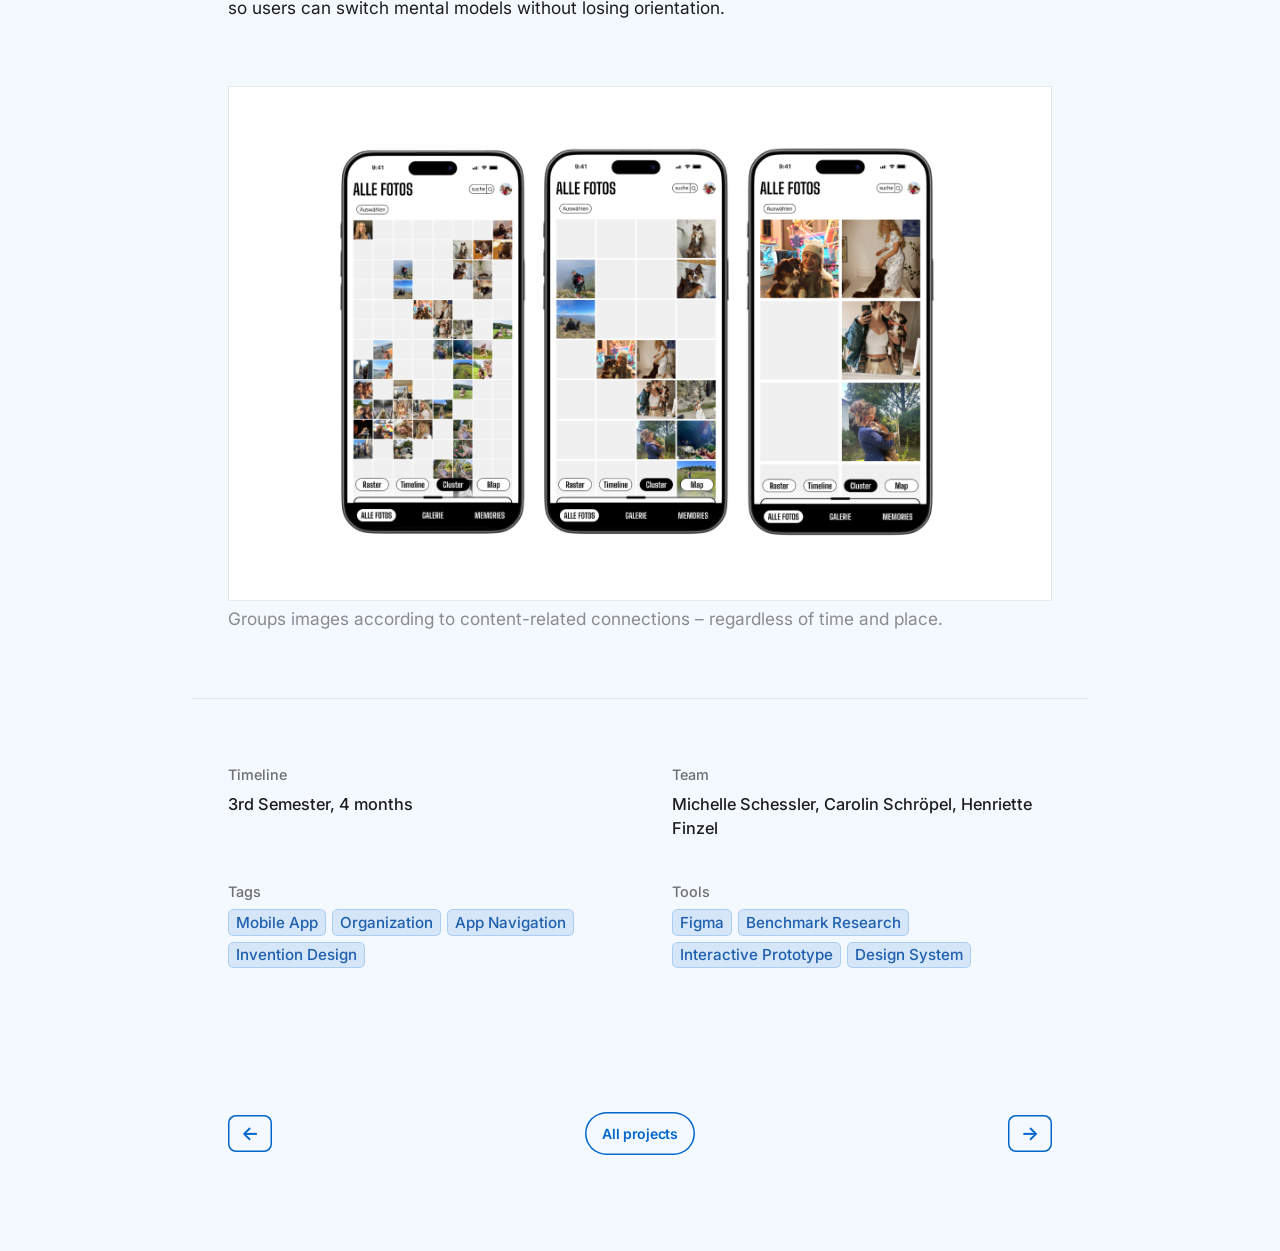
<file: projekte/service-blueprint.html>
<!DOCTYPE html>
<html lang="en">
<head>
  <meta charset="UTF-8" />
  <meta name="viewport"
    content="width=device-width, initial-scale=1.0, viewport-fit=cover, interactive-widget=resizes-content" />
  <meta name="description" content="Case Study: FotoBox — Invention Design project for AI-assisted photo organization." />
  <title>FotoBox — Henriette Finzel</title>
  <link rel="preconnect" href="https://fonts.googleapis.com" />
  <link rel="preconnect" href="https://fonts.gstatic.com" crossorigin />
  <link href="https://fonts.googleapis.com/css2?family=Inter:wght@400;500;600;700&display=swap" rel="stylesheet" />
  <link rel="stylesheet" href="../css/styles.css" />
</head>
<body class="page-case">
  <a class="skip-link" href="#main">Skip to content</a>

  <header class="site-header" id="top">
    <div class="header-inner">
      <a class="logo" href="../index.html" aria-label="Henriette Finzel — Home">
        <span class="logo-name">Henriette Finzel</span>
      </a>
      <nav class="nav" aria-label="Main navigation">
        <a href="../index.html#projects">Projects</a>
        <a href="../index.html#skills">Skills</a>
        <a href="../index.html#experience">Experience</a>
        <a href="../index.html#about">About</a>
        <a href="../index.html#contact">Contact</a>
      </nav>
      <button type="button" class="nav-toggle" aria-expanded="false" aria-controls="mobile-nav" aria-label="Open menu">
        <span class="nav-toggle-bar"></span>
        <span class="nav-toggle-bar"></span>
      </button>
    </div>
    <div class="mobile-nav" id="mobile-nav" hidden>
      <a href="../index.html#projects">Projects</a>
      <a href="../index.html#skills">Skills</a>
      <a href="../index.html#experience">Experience</a>
      <a href="../index.html#about">About</a>
      <a href="../index.html#contact">Contact</a>
    </div>
  </header>

  <main id="main">
    <div class="case-back">
      <a class="case-back-link" href="../index.html#projects">← Back to project overview</a>
    </div>

    <div class="case-layout reveal is-visible" data-reveal>
      <header class="case-intro">
        <h1 class="case-title">FotoBox</h1>
        <p class="case-subline">A photo app concept that organizes large image libraries with AI-assisted sorting</p>
        <div class="case-body case-prose">
          <figure class="case-feature-media">
            <div class="project-preview project-preview--a project-preview--video" role="group" aria-label="FotoBox concept video">
              <iframe
                src="https://player.vimeo.com/video/1101909010?autoplay=1&muted=1&loop=1&title=0&byline=0&portrait=0"
                title="FotoBox concept video"
                loading="eager"
                allow="autoplay; fullscreen; picture-in-picture"
                allowfullscreen></iframe>
            </div>
          </figure>
          <p class="case-caption">FotoBox concept video</p>
        </div>
      </header>

      <div class="case-body case-intro-text">
        <p>FotoBox tackles a common everyday problem: as photo collections grow, users lose overview, structure, and motivation to sort. The concept reduces clean-up friction by combining AI pre-grouping with quick swipe decisions and consistent navigation patterns.</p>
      </div>
    </div>

    <section class="case-section reveal" id="overview" aria-labelledby="h-overview" data-reveal>
      <h2 id="h-overview" class="case-section-title">Overview</h2>
      <h3 class="case-subtitle">Why this concept is needed</h3>
      <div class="case-body case-prose">
        <figure class="case-feature-media">
          <span class="project-preview project-preview--fotobox-doc-1" role="img" aria-label="FotoBox problem framing and core idea"></span>
        </figure>
        <p class="case-caption">Problem framing: overloaded media libraries and the FotoBox concept direction</p>
        <p>Photos are part of everyday life, but large libraries often become chaotic: structure gets lost, sorting turns into a tedious task, and important moments disappear in duplicates and visual noise.</p>
        <p>FotoBox reframes this challenge as a guided but lightweight clean-up flow. Instead of manual folder work, users get clear decisions, understandable structure, and a system designed to make personal image collections enjoyable again.</p>
      </div>
    </section>

    <section class="case-section reveal" id="process" aria-labelledby="h-process" data-reveal>
      <h2 id="h-process" class="case-section-title">Process</h2>
      <h3 class="case-subtitle">Research and concept translation</h3>
      <div class="case-body case-prose">
        <figure class="case-feature-media">
          <span class="project-preview project-preview--fotobox-doc-2" role="img" aria-label="Benchmark research and feature mapping"></span>
        </figure>
        <p class="case-caption">Research synthesis: benchmark analysis and feature breakdown from existing photo apps</p>
        <p>The process started with benchmark research across mainstream photo apps to understand current structures, strengths, and friction points. We mapped recurring patterns in organization, retrieval, and automation to identify where users lose orientation.</p>
        <p>These findings defined the concept foundation: reduce decision fatigue, turn sorting into a quick repeated action, and preserve discoverability through stable navigation and clear visual hierarchy.</p>
      </div>
    </section>

    <section class="case-section reveal" id="outcome" aria-labelledby="h-outcome" data-reveal>
      <h2 id="h-outcome" class="case-section-title">Outcome</h2>
      <h3 class="case-subtitle">Final feature modules and interaction logic</h3>
      <div class="case-body case-prose">
        <figure class="case-feature-media">
          <span class="project-preview project-preview--fotobox-doc-3" role="img" aria-label="Swipe to sort interaction module"></span>
        </figure>
        <p class="case-caption">Core concept: AI pre-clustering, Swipe to Sort decisions, and reminder support</p>
        <p><strong>Core interaction logic:</strong> FotoBox combines AI support with human decision control. AI pre-clusters incoming photos into meaningful groups, and users actively decide what to keep, remove, or assign through Swipe to Sort. Reminder prompts keep the flow continuous, while a lightweight gamified interaction style turns sorting into a more enjoyable image-by-image experience. This balance of automation and agency helps users keep structure, ownership, and overview at scale.</p>
        <figure class="case-feature-media">
          <span class="project-preview project-preview--fotobox-doc-4" role="img" aria-label="Grid, timeline and map view system"></span>
        </figure>
        <p class="case-caption">Four view modes: grid, timeline, map, and cluster as one retrieval system</p>
        <p><strong>Four view modes in one explanation layer:</strong> Every album offers the same four perspectives - <strong>Grid</strong> for fast overview, <strong>Timeline</strong> for chronological recall, <strong>Map</strong> for place-based retrieval, and <strong>Cluster</strong> for semantic grouping of related moments. Together, these views form one coherent navigation system, so users can switch mental models without losing orientation.</p>
        <figure class="case-feature-media">
          <span class="project-preview project-preview--fotobox-doc-5" role="img" aria-label="Cluster view grouping related photos"></span>
        </figure>
        <p class="case-caption">Groups images according to content-related connections – regardless of time and place.</p>
      </div>
    </section>

    <section class="case-project-meta reveal" data-reveal aria-label="Project details">
      <dl class="case-meta">
        <div class="case-meta-group">
          <dt class="case-meta-label">Timeline</dt>
          <dd class="case-meta-value">3rd Semester, 4 months</dd>
        </div>
        <div class="case-meta-group">
          <dt class="case-meta-label">Team</dt>
          <dd class="case-meta-value">Michelle Schessler, Carolin Schröpel, Henriette Finzel</dd>
        </div>
        <div class="case-meta-group">
          <dt class="case-meta-label">Tags</dt>
          <dd class="case-meta-value">
            <div class="case-tags">
              <span class="case-tag">Mobile App</span>
              <span class="case-tag">Organization</span>
              <span class="case-tag">App Navigation</span>
              <span class="case-tag">Invention Design</span>
            </div>
          </dd>
        </div>
        <div class="case-meta-group">
          <dt class="case-meta-label">Tools</dt>
          <dd class="case-meta-value">
            <div class="case-tags">
              <span class="case-tag">Figma</span>
              <span class="case-tag">Benchmark Research</span>
              <span class="case-tag">Interactive Prototype</span>
              <span class="case-tag">Design System</span>
            </div>
          </dd>
        </div>
      </dl>
    </section>

    <nav class="case-footer-nav" aria-label="Case study navigation">
      <a class="case-footer-arrow btn btn-ghost" href="design-system-b2b.html" aria-label="Previous project">←</a>
      <a class="btn btn-ghost case-footer-all" href="../index.html#projects">All projects</a>
      <a class="case-footer-arrow btn btn-ghost" href="chatgpt-redesign.html" aria-label="Next project">→</a>
    </nav>
  </main>

  <script src="../js/main.js"></script>
</body>
</html>
</file>
<file: css/styles.css>
/* —— Henriette Finzel — Interaction Design Portfolio —— */

:root {
  --bg: #ffffff;
  --text: #1d1d1f;
  --text-secondary: #6e6e73;
  --accent: #0066cc;
  --accent-hover: #0055b3;
  --accent-soft: rgba(0, 102, 204, 0.08);
  --border: rgba(0, 0, 0, 0.08);
  --grid-max: 1120px;
  --narrow-max: 720px;
  /* Page margins; content block centered, text left-aligned inside */
  --page-gutter: clamp(1rem, 4vw, 2.25rem);
  --space-xs: 0.5rem;
  --space-sm: 1rem;
  --space-md: 1.5rem;
  --space-lg: 2.5rem;
  --space-xl: 4rem;
  --space-2xl: 6rem;
  /* Case studies: tight image↔caption gap, then larger gap to next block (reference layout) */
  --case-media-caption-gap: 0.25rem;
  --case-caption-to-next: var(--space-xl);
  --case-body-font-size: 1.08rem;
  --case-body-p-margin-bottom: var(--space-md);
  --case-caption-font-size: 0.9rem;
  --radius: 12px;
  --radius-sm: 8px;
  --font: "Inter", -apple-system, BlinkMacSystemFont, "Segoe UI", Roboto, sans-serif;
  --ease-out: cubic-bezier(0.22, 1, 0.36, 1);
  --duration: 0.5s;
  --header-h: 64px;
}

/*
 * ——— Breakpoints: phone vs. desktop / laptop ———
 * · Phones / narrow viewports: (max-width: 767px) — burger menu, stacked hero, larger tap targets, case footer.
 * · From tablet width:          (min-width: 768px) — horizontal main nav, About collage hover clusters.
 * · “Desktop” layout:            (min-width: 900px) — two-column hero, project spacing, case layout, section tuning.
 * · Hero below 900px width:     (max-width: 899px) — same vertical order as phone (display:contents + order).
 * Mobile: viewport meta with viewport-fit=cover + interactive-widget=resizes-content; CSS uses env(safe-area-*) and 100dvh.
 * Page background on html (not body); on mobile background-attachment: scroll — continuous, no “section banding”.
 */

*,
*::before,
*::after {
  box-sizing: border-box;
}

html {
  scroll-behavior: smooth;
  -webkit-text-size-adjust: 100%;
  text-size-adjust: 100%;
  min-height: 100%;
  /* Page background on html: full scroll height (esp. iOS/WebKit); content stacks above */
  background-color: #f3f9ff;
  background-image:
    radial-gradient(64rem 46rem at -12% 88%, rgba(96, 175, 255, 0.5), transparent 63%),
    radial-gradient(56rem 40rem at 108% 10%, rgba(120, 196, 255, 0.44), transparent 61%),
    linear-gradient(180deg, #fcfeff 0%, #f3f9ff 100%);
  background-attachment: fixed;
  background-size: 120% 120%;
  animation: site-blue-drift 20s ease-in-out infinite alternate;
}

@media (prefers-reduced-motion: reduce) {
  html {
    scroll-behavior: auto;
    animation: none;
  }

  *,
  *::before,
  *::after {
    animation-duration: 0.01ms !important;
    animation-iteration-count: 1 !important;
    transition-duration: 0.01ms !important;
  }
}

body {
  margin: 0;
  font-family: var(--font);
  font-size: 1.0625rem;
  line-height: 1.6;
  color: var(--text);
  background: transparent;
  -webkit-font-smoothing: antialiased;
  text-align: left;
}

@keyframes site-blue-drift {
  0% {
    background-position: -4% 92%, 104% 8%, 0 0;
  }

  100% {
    background-position: 8% 80%, 92% 18%, 0 0;
  }
}

img {
  max-width: 100%;
  height: auto;
  display: block;
}

.skip-link {
  position: absolute;
  top: -100px;
  left: var(--page-gutter);
  z-index: 1000;
  padding: var(--space-xs) var(--space-sm);
  background: var(--text);
  color: var(--bg);
  text-decoration: none;
  border-radius: var(--radius-sm);
  font-weight: 500;
  font-size: 0.875rem;
}

.skip-link:focus {
  top: var(--space-sm);
  left: var(--page-gutter);
}

.container {
  width: 100%;
  max-width: var(--grid-max);
  margin-left: auto;
  margin-right: auto;
  padding-left: var(--page-gutter);
  padding-right: var(--page-gutter);
  box-sizing: border-box;
}

.container.narrow {
  max-width: var(--narrow-max);
}

/* —— Header —— */
.site-header {
  position: sticky;
  top: 0;
  z-index: 100;
  background: rgba(255, 255, 255, 0.86);
  backdrop-filter: blur(12px);
  -webkit-backdrop-filter: blur(12px);
  border-bottom: 1px solid transparent;
  transition: border-color 0.35s var(--ease-out), box-shadow 0.35s var(--ease-out);
}

.site-header.is-scrolled {
  border-bottom-color: var(--border);
  box-shadow: 0 1px 0 rgba(0, 0, 0, 0.04);
}

.header-inner {
  max-width: var(--grid-max);
  margin-left: auto;
  margin-right: auto;
  width: 100%;
  height: var(--header-h);
  padding-left: var(--page-gutter);
  padding-right: var(--page-gutter);
  box-sizing: border-box;
  display: flex;
  align-items: center;
  justify-content: space-between;
}

.logo {
  display: inline-flex;
  align-items: center;
  gap: 0.62rem;
  color: var(--text);
  text-decoration: none;
  transition: color 0.25s var(--ease-out), transform 0.25s var(--ease-out);
}

.logo:hover {
  color: var(--accent);
}

.logo-sign {
  display: inline-flex;
  align-items: center;
  justify-content: center;
  width: 2rem;
  height: 2rem;
  border: 1px solid var(--border);
  border-radius: 0.45rem;
  font-size: 1rem;
  font-weight: 700;
  letter-spacing: -0.04em;
  line-height: 1;
}

.logo-text {
  display: inline-flex;
  flex-direction: column;
  line-height: 1.05;
}

.logo-name {
  font-size: 0.9rem;
  font-weight: 600;
  letter-spacing: -0.02em;
}

.logo-sub {
  font-size: 0.75rem;
  font-weight: 500;
  color: var(--text-secondary);
  letter-spacing: 0.02em;
  text-transform: uppercase;
}

@media (max-width: 1020px) {
  .logo-name {
    display: none;
  }
}

.nav {
  display: none;
  gap: var(--space-lg);
  align-items: center;
}

.nav a {
  font-size: 0.875rem;
  font-weight: 500;
  color: var(--text-secondary);
  text-decoration: none;
  letter-spacing: -0.01em;
  transition: color 0.25s var(--ease-out);
}

.nav a:hover,
.nav a:focus-visible {
  color: var(--accent);
}

.nav a.is-active,
.mobile-nav a.is-active {
  color: var(--accent);
}

.nav a.is-active {
  text-decoration: underline;
  text-underline-offset: 0.28rem;
  text-decoration-thickness: 1.5px;
}

.nav-toggle {
  display: flex;
  flex-direction: column;
  justify-content: center;
  gap: 6px;
  width: 44px;
  height: 44px;
  padding: 0;
  border: none;
  background: transparent;
  cursor: pointer;
  border-radius: var(--radius-sm);
}

.nav-toggle:focus-visible {
  outline: 2px solid var(--accent);
  outline-offset: 2px;
}

.nav-toggle-bar {
  display: block;
  height: 2px;
  width: 22px;
  background: var(--text);
  margin: 0 auto;
  transition: transform 0.3s var(--ease-out), opacity 0.3s;
}

.nav-toggle[aria-expanded="true"] .nav-toggle-bar:first-child {
  transform: translateY(4px) rotate(45deg);
}

.nav-toggle[aria-expanded="true"] .nav-toggle-bar:last-child {
  transform: translateY(-4px) rotate(-45deg);
}

.mobile-nav {
  display: flex;
  flex-direction: column;
  max-width: var(--grid-max);
  margin-left: auto;
  margin-right: auto;
  padding: var(--space-sm) var(--page-gutter) var(--space-md);
  box-sizing: border-box;
  width: 100%;
  gap: var(--space-sm);
  border-bottom: 1px solid var(--border);
  background: var(--bg);
}

.mobile-nav[hidden] {
  display: none;
}

.mobile-nav a {
  font-size: 1rem;
  font-weight: 500;
  color: var(--text);
  text-decoration: none;
  padding: var(--space-xs) 0;
  transition: color 0.25s var(--ease-out);
}

.mobile-nav a:hover {
  color: var(--accent);
}

@media (min-width: 768px) {
  .nav {
    display: flex;
  }

  .nav-toggle {
    display: none;
  }

  .mobile-nav {
    display: none !important;
  }
}

/* —— Sections —— */
.section {
  padding: var(--space-2xl) 0;
}

/* Space hero → projects; −1cm pulls the lower page block slightly up */
.section-projects {
  padding-top: max(0.75rem, calc(var(--space-xl) - 1cm));
}

@media (min-width: 900px) {
  .section.section-projects {
    margin-top: -1cm;
    padding-top: max(0.75rem, calc(var(--space-lg) - 1cm));
  }

  /* From projects onward: +1cm spacing between consecutive sections */
  #main .section-projects ~ .section {
    padding-top: calc(var(--space-2xl) + 1cm);
  }
}

.section-title {
  font-size: clamp(1.75rem, 4vw, 2.25rem);
  font-weight: 600;
  letter-spacing: -0.03em;
  line-height: 1.15;
  margin: 0 0 var(--space-md);
}

.section-lead {
  margin: 0 0 var(--space-lg);
  color: var(--text-secondary);
  font-size: 1.0625rem;
  max-width: 36rem;
  line-height: 1.65;
}

.section-head .section-lead {
  margin-bottom: var(--space-md);
}

/* Tools ↔ Study Specializations gap = gap between skill rows (net of row padding) */
.section-skills {
  --skills-rows-gap: clamp(2rem, 4.2vw, 3.1rem);
  --skills-rows-padding-y: clamp(1.1rem, 2.2vw, 1.6rem);
}

.skills-rows {
  display: grid;
  gap: var(--skills-rows-gap);
  padding: var(--skills-rows-padding-y) clamp(1.2rem, 2.8vw, 2rem);
}

.skills-row {
  display: grid;
  grid-template-columns: 2.1rem 1px minmax(0, 1fr);
  align-items: stretch;
  column-gap: clamp(0.9rem, 2vw, 1.35rem);
  min-height: 3.2rem;
}

.skills-row-label {
  margin: 0;
  align-self: center;
  justify-self: center;
  transform: rotate(-90deg);
  transform-origin: center;
  font-size: 0.72rem;
  font-weight: 600;
  letter-spacing: 0.12em;
  text-transform: uppercase;
  color: var(--text-secondary);
  text-align: center;
  line-height: 1.1;
}

.skills-row-divider {
  display: block;
  width: 1px;
  background: var(--border);
}

.skill-tags {
  display: flex;
  flex-wrap: wrap;
  align-content: center;
  gap: 0.62rem;
}

.skill-tag {
  display: inline-flex;
  align-items: center;
  padding: 0.4rem 0.72rem;
  border: 1.5px solid rgba(0, 102, 204, 0.3);
  border-radius: 999px;
  font-size: 0.88rem;
  line-height: 1.2;
  font-weight: 500;
  color: rgba(0, 102, 204, 0.88);
  background: transparent;
}

.skills-specialization {
  margin-top: calc(var(--skills-rows-gap) - var(--skills-rows-padding-y));
  padding-top: 0;
  padding-left: clamp(1.2rem, 2.8vw, 2rem);
  padding-right: clamp(1.2rem, 2.8vw, 2rem);
  display: grid;
  grid-template-columns: 2.1rem 1px minmax(0, 1fr);
  align-items: stretch;
  column-gap: clamp(0.9rem, 2vw, 1.35rem);
  gap: clamp(1rem, 2.2vw, 1.4rem);
}

.skills-specialization-title {
  margin: 0;
  align-self: center;
  justify-self: center;
  transform: rotate(-90deg);
  transform-origin: center;
  font-size: 0.72rem;
  font-weight: 600;
  letter-spacing: 0.12em;
  text-align: center;
  line-height: 1.1;
  text-transform: uppercase;
  color: var(--text-secondary);
}

.skills-specialization-divider {
  display: block;
  width: 1px;
  background: var(--border);
}

.skills-specialization-content {
  display: grid;
  gap: clamp(1rem, 2.2vw, 1.4rem);
}

.specialization-item {
  display: grid;
  gap: 0.55rem;
}

.specialization-label {
  margin: 0;
  font-size: 0.78rem;
  font-weight: 600;
  letter-spacing: 0.08em;
  text-transform: uppercase;
  color: var(--text-secondary);
}

/* —— Reveal —— */
.reveal {
  opacity: 0;
  transform: translateY(20px);
  transition:
    opacity var(--duration) var(--ease-out),
    transform var(--duration) var(--ease-out);
}

.reveal.is-visible {
  opacity: 1;
  transform: translateY(0);
}

.reveal[data-reveal-delay="1"] {
  transition-delay: 0.08s;
}

.reveal[data-reveal-delay="2"] {
  transition-delay: 0.16s;
}

.reveal[data-reveal-delay="3"] {
  transition-delay: 0.24s;
}

@media (prefers-reduced-motion: reduce) {
  .reveal {
    opacity: 1;
    transform: none;
    transition: none;
  }
}

/* —— Hero —— */
.hero {
  position: relative;
  overflow: hidden;
  padding-top: calc(var(--header-h) + var(--space-md) - 2cm);
  padding-bottom: max(0.75rem, calc(var(--space-lg) - 1cm - 0.35rem));
  height: 100vh;
  min-height: 100svh;
  display: flex;
  flex-direction: column;
  box-sizing: border-box;
}

.hero::before {
  content: none;
}

.hero-inner {
  position: relative;
  z-index: 1;
  flex: 1;
  display: flex;
  flex-direction: column;
  justify-content: center;
  gap: var(--space-md);
  min-height: 0;
}

@media (min-width: 900px) {
  .hero-inner {
    justify-content: center;
    padding-top: 0;
    /* Shift hero block visually only; document flow / following sections unchanged */
    transform: translateY(calc(-3cm + 1cm));
  }
}

.hero-line-wrap {
  width: 100%;
  margin: 0 0 0.65rem;
  display: flex;
  align-items: center;
  gap: var(--space-sm);
}

@media (min-width: 900px) {
  .hero-line-wrap {
    margin-top: 0;
    margin-bottom: 0.9rem;
  }
}

.hero-split {
  display: flex;
  flex-direction: column;
  gap: var(--space-lg);
  align-items: stretch;
}

.hero-lead-column {
  display: flex;
  flex-direction: column;
  min-width: 0;
}

@media (min-width: 900px) {
  .hero-split {
    display: grid;
    grid-template-columns: minmax(0, 1fr) minmax(360px, 45%);
    gap: clamp(2rem, 4vw, 3.5rem);
    align-items: center;
    min-height: 0;
  }

  .hero-lead-column {
    flex-direction: column;
    justify-content: center;
    align-items: stretch;
    gap: clamp(2rem, 4vw, 3.5rem);
    align-self: center;
    min-height: 0;
  }

  .hero-photo {
    grid-column: 2;
    grid-row: 1;
    align-self: center;
    max-width: none;
    width: 100%;
    margin-top: 0;
    position: relative;
    top: auto;
  }
}

/* Narrow / tablet: text → image → buttons (wrapper uses display:contents) */
@media (max-width: 899px) {
  .hero-lead-column {
    display: contents;
  }

  .hero-copy {
    order: 1;
  }

  .hero-photo {
    order: 2;
  }

  .hero-actions {
    order: 3;
  }
}

.hero-copy {
  min-width: 0;
}

.hero-photo {
  margin: 0;
  max-width: 28rem;
  align-self: center;
}

.hero-photo img {
  display: block;
  width: 100%;
  height: auto;
  aspect-ratio: 4 / 5;
  object-fit: cover;
  object-position: center 18%;
  border-radius: var(--radius);
  border: 1px solid var(--border);
  background: #f5f5f7;
}

.hero-greeting {
  font-size: clamp(1.65rem, 2.8vw, 2.35rem);
  font-weight: 600;
  color: #7b5743;
  letter-spacing: -0.015em;
  line-height: 1.08;
  white-space: nowrap;
  position: relative;
}

.hero-greeting.is-typing::after {
  content: "";
  display: inline-block;
  width: 1px;
  height: 0.92em;
  background: rgba(123, 87, 67, 0.7);
  margin-left: 0.22rem;
  vertical-align: -0.08em;
  animation: hero-caret-blink 0.8s steps(1, end) infinite;
}

.hero-line {
  flex: 1;
  height: 1px;
  background: linear-gradient(90deg, var(--border), transparent);
  max-width: 180px;
  transform-origin: left;
  animation: line-grow 1.4s var(--ease-out) 0.3s both;
}

@keyframes line-grow {
  from {
    transform: scaleX(0);
    opacity: 0;
  }

  to {
    transform: scaleX(1);
    opacity: 1;
  }
}

@media (prefers-reduced-motion: reduce) {
  body {
    animation: none;
  }

  .hero-line {
    animation: none;
    opacity: 1;
    transform: none;
  }
}

.hero-title {
  margin: 0 0 0.55rem;
}

@keyframes hero-caret-blink {

  0%,
  49% {
    opacity: 1;
  }

  50%,
  100% {
    opacity: 0;
  }
}

.hero-name {
  display: inline-block;
  font-size: clamp(2.75rem, 8vw, 4.25rem);
  font-weight: 700;
  letter-spacing: -0.04em;
  line-height: 1.05;
  background: linear-gradient(180deg, var(--text) 0%, #3a3a3c 100%);
  -webkit-background-clip: text;
  background-clip: text;
  color: transparent;
}

@supports not (background-clip: text) {
  .hero-name {
    color: var(--text);
    background: none;
  }
}

.hero-tagline {
  font-size: clamp(1.125rem, 2.2vw, 1.35rem);
  font-weight: 500;
  color: var(--text-secondary);
  max-width: 34rem;
  line-height: 1.55;
  margin: 0 0 var(--space-lg);
  letter-spacing: -0.02em;
}

.hero-intro {
  max-width: 36rem;
  color: var(--text);
  margin: 0 0 1.35rem;
  font-size: 1rem;
  line-height: 1.7;
}

.hero-actions {
  display: flex;
  flex-wrap: wrap;
  gap: var(--space-sm);
}

@media (max-width: 380px) {
  .project-facts div {
    grid-template-columns: 1fr;
  }

  .project-facts dt {
    margin-bottom: 0.1rem;
  }
}

/* —— Buttons —— */
.btn {
  display: inline-flex;
  align-items: center;
  justify-content: center;
  padding: 0.75rem 1.35rem;
  font-family: inherit;
  font-size: 0.9375rem;
  font-weight: 600;
  letter-spacing: -0.02em;
  border-radius: 980px;
  text-decoration: none;
  cursor: pointer;
  border: none;
  transition:
    background 0.3s var(--ease-out),
    color 0.3s var(--ease-out),
    transform 0.3s var(--ease-out),
    box-shadow 0.3s var(--ease-out);
}

.btn:active {
  transform: scale(0.98);
}

.btn-primary {
  background: var(--accent);
  color: #fff;
}

.btn-primary:hover {
  background: var(--accent-hover);
}

.btn-primary:focus-visible {
  outline: 2px solid var(--accent);
  outline-offset: 3px;
}

.btn-ghost {
  background: transparent;
  color: var(--accent);
  box-shadow: inset 0 0 0 1.5px var(--accent);
}

.btn-ghost:hover {
  background: var(--accent-soft);
}

.btn-secondary {
  background: var(--text);
  color: #fff;
  margin-top: var(--space-md);
  width: 100%;
}

.btn-secondary:hover {
  background: #2d2d2f;
}

.cv-hint {
  font-weight: 500;
  opacity: 0.75;
  font-size: 0.875rem;
}

/* —— Prose —— */
.prose p {
  margin: 0 0 var(--space-md);
  color: var(--text);
  line-height: 1.75;
}

.prose p:last-child {
  margin-bottom: 0;
}

.section-about-short {
  border-top: none;
  border-bottom: none;
}

/* About me: text + rectangular photo collage (no tile frames) */
.about-with-collage {
  display: grid;
  gap: var(--space-xl);
  align-items: start;
}

.about-with-collage__text {
  min-width: 0;
  display: flex;
  flex-direction: column;
  justify-content: center;
}

.about-collage-widget {
  position: relative;
  display: grid;
  grid-template-columns: repeat(2, minmax(0, 1fr));
  grid-auto-rows: 120px;
  gap: 10px;
  width: 100%;
  max-width: 32rem;
  margin: 0 auto;
}

@media (min-width: 640px) {
  .about-collage-widget {
    grid-template-columns: repeat(3, minmax(0, 1fr));
    grid-auto-rows: 110px;
    max-width: none;
  }
}

@media (min-width: 900px) {
  .about-with-collage {
    grid-template-columns: minmax(0, 1fr) minmax(260px, 38%);
    align-items: center;
    gap: var(--space-xl);
  }

  .about-collage-widget {
    grid-template-columns: repeat(4, minmax(0, 1fr));
    grid-auto-rows: 96px;
    height: 100%;
    min-height: min(56vh, 560px);
    max-height: none;
    margin: 0;
    align-self: stretch;
  }
}

.about-collage-widget .about-collage-item:nth-of-type(1) {
  grid-column: span 2;
}

.about-collage-widget .about-collage-item:nth-of-type(3) {
  grid-row: span 2;
}

.about-collage-widget .about-collage-item:nth-of-type(5) {
  grid-column: span 2;
  grid-row: span 2;
}

.about-collage-widget .about-collage-item:nth-of-type(8) {
  grid-column: span 2;
}

.about-collage-widget .about-collage-item:nth-of-type(10) {
  grid-row: span 2;
}

.about-collage-widget .about-collage-item:nth-of-type(13) {
  grid-column: span 2;
}

@media (max-width: 639px) {
  .about-collage-widget .about-collage-item {
    grid-column: auto !important;
    grid-row: auto !important;
  }
}

.about-collage-item {
  position: relative;
  margin: 0;
  overflow: hidden;
  border-radius: 10px;
}

.about-cluster-label {
  position: absolute;
  inset: 0;
  overflow: hidden;
  z-index: 3;
  color: rgba(24, 26, 31, 0.84);
  font-size: clamp(1.45rem, 4.6vw, 3.85rem);
  font-weight: 700;
  letter-spacing: 0.01em;
  line-height: 0.95;
  opacity: 0;
  transition: opacity 0.22s var(--ease-out);
  pointer-events: none;
}

.about-cluster-word {
  position: absolute;
  transform: translate(-50%, -50%);
  white-space: nowrap;
}

.about-cluster-label.cluster-musical-rent,
.about-cluster-label.cluster-singing {
  font-size: clamp(1.2rem, 3.9vw, 3.1rem);
}

.about-collage-item::after {
  content: attr(data-num);
  position: absolute;
  top: 6px;
  left: 6px;
  min-width: 1.25rem;
  height: 1.25rem;
  padding: 0 0.25rem;
  border-radius: 999px;
  background: rgba(0, 0, 0, 0.66);
  color: #fff;
  font-size: 0.7rem;
  font-weight: 700;
  line-height: 1.25rem;
  text-align: center;
  z-index: 2;
  display: none;
}

.about-collage-img {
  display: block;
  width: 100%;
  height: 100%;
  object-fit: cover;
  object-position: center;
  background: #f5f5f7;
  border: none;
  outline: none;
  border-radius: 10px;
  transition:
    transform 0.35s var(--ease-out),
    box-shadow 0.35s var(--ease-out),
    filter 0.35s var(--ease-out);
}

.about-collage-widget:hover .about-collage-item .about-collage-img {
  filter: saturate(0.97) brightness(0.99);
}

.about-collage-widget .about-collage-item:hover .about-collage-img {
  transform: scale(1.03);
  box-shadow: 0 12px 36px rgba(0, 0, 0, 0.12);
  filter: none;
  z-index: 1;
  position: relative;
}

.about-collage-widget.is-clustering .about-collage-item .about-collage-img {
  opacity: 0.11;
  transform: scale(0.975);
  filter: blur(2.4px) saturate(0.55) grayscale(0.28);
}

.about-collage-widget.is-clustering .about-collage-item.is-cluster-active .about-collage-img {
  opacity: 1;
  transform: scale(1.03);
  filter: none;
}

.about-collage-widget.is-clustering .about-cluster-label {
  opacity: 1;
}

.about-collage-img--hidden {
  display: none;
}

.about-collage-img--top-left .about-collage-img {
  object-position: 34% 24% !important;
}

.about-collage-img--paint-focus .about-collage-img {
  object-position: left bottom !important;
}

.about-collage-img--bottom-wide {
  grid-column: span 2;
}

.about-collage-img--bottom-wide .about-collage-img {
  object-position: 50% 44% !important;
}

@media (prefers-reduced-motion: reduce) {

  .about-collage-widget .about-collage-img,
  .about-collage-widget .about-collage-img:hover {
    transition: none;
    transform: none;
  }
}

/* —— Filter chips —— */
.filter-chips {
  display: flex;
  flex-wrap: wrap;
  gap: var(--space-xs);
  margin-bottom: var(--space-lg);
}

.chip {
  font-family: inherit;
  font-size: 0.8125rem;
  font-weight: 500;
  padding: 0.4rem 0.9rem;
  border-radius: 980px;
  border: 1px solid var(--border);
  background: var(--bg);
  color: var(--text-secondary);
  cursor: pointer;
  transition:
    border-color 0.25s var(--ease-out),
    color 0.25s var(--ease-out),
    background 0.25s var(--ease-out);
}

.chip:hover {
  border-color: rgba(0, 102, 204, 0.35);
  color: var(--accent);
}

.chip.is-active {
  background: var(--accent-soft);
  border-color: rgba(0, 102, 204, 0.25);
  color: var(--accent);
}

.chip:focus-visible {
  outline: 2px solid var(--accent);
  outline-offset: 2px;
}

/* —— Project grid —— */
.project-grid {
  list-style: none;
  margin: 0;
  padding: 0;
  display: grid;
  gap: var(--space-md);
}

@media (min-width: 640px) {
  .project-grid {
    grid-template-columns: repeat(2, 1fr);
    gap: var(--space-lg);
  }
}

.project-card-wrap {
  transition:
    opacity 0.4s var(--ease-out),
    transform 0.4s var(--ease-out);
}

.project-card-wrap.is-filtered-out {
  display: none;
}

.project-card {
  height: 100%;
  border: 1px solid var(--border);
  border-radius: var(--radius);
  overflow: hidden;
  background: var(--bg);
  transition:
    border-color 0.35s var(--ease-out),
    box-shadow 0.35s var(--ease-out),
    transform 0.35s var(--ease-out);
}

.project-card:hover {
  border-color: rgba(0, 102, 204, 0.2);
  box-shadow: 0 12px 40px rgba(0, 0, 0, 0.06);
  transform: translateY(-4px);
}

.project-card-link {
  width: 100%;
  display: block;
  text-align: left;
  padding: 0;
  border: none;
  background: none;
  cursor: pointer;
  font: inherit;
  color: inherit;
  text-decoration: none;
}

.project-card-link:focus-visible {
  outline: 2px solid var(--accent);
  outline-offset: 2px;
}

.project-card:has(.project-card-link:focus-visible) {
  border-color: rgba(0, 102, 204, 0.28);
}

.project-preview {
  display: block;
  aspect-ratio: 16 / 10;
  background: #f5f5f7;
  transition: transform 0.55s var(--ease-out);
  transform-origin: center center;
}

.project-card:hover .project-preview {
  transform: scale(1.04);
}

.project-preview--a {
  background-image: url("../images/banner1.png");
  background-repeat: no-repeat;
  background-position: center;
  background-size: cover;
}

.project-preview--mockup-2 {
  background-image: url("../images/Application%20Design/2_Mockup.jpg");
  background-repeat: no-repeat;
  background-position: center;
  background-size: cover;
}

.project-preview--parents-kids-dashboard {
  background-image: url("../images/Application%20Design/Eltern%20vs.%20Kinder%20Dashboard.png");
  background-repeat: no-repeat;
  background-position: center;
  background-size: cover;
}

.project-preview--process {
  background-image: url("../images/Application%20Design/process.png?v=2");
  background-repeat: no-repeat;
  background-position: center;
  background-size: cover;
}

.project-preview--iks-01,
.project-preview--iks-02 {
  background-repeat: no-repeat;
  background-position: center;
  background-size: cover;
}

.project-preview--iks-01 {
  background-image: url("../images/IKS/01_image.png?v=3");
}

.project-preview--iks-02 {
  background-image: url("../images/IKS/02_image.png?v=3");
}

.project-preview--mockup-4,
.project-preview--mockup-5-ranking,
.project-preview--mockup-6-onboarding,
.project-preview--mockup-7-wissen,
.project-preview--mockup-8-weekly-review {
  background-repeat: no-repeat;
  background-position: center;
  background-size: cover;
}

.project-preview--mockup-4 {
  background-image: url("../images/Application%20Design/4_Mockup.jpg");
}

.project-preview--mockup-6-onboarding {
  background-image: url("../images/Application%20Design/6_Mockup_OnBoarding.jpg");
}

.project-preview--mockup-5-ranking {
  background-image: url("../images/Application%20Design/5_Mockup_Ranking.jpg");
}

.project-preview--mockup-8-weekly-review {
  /* NFC ü in filename (matches git / Linux checkout; NFD %CC%88 broke direct loads on some hosts) */
  background-image: url("../images/Application%20Design/8_Mockup_Wochenr%c3%bcckblick.jpg");
}

.project-preview--mockup-7-wissen {
  background-image: url("../images/Application%20Design/7_Mockup_Wissen.jpg");
}

.project-preview--fotobox-doc-1,
.project-preview--fotobox-doc-2,
.project-preview--fotobox-doc-3,
.project-preview--fotobox-doc-4,
.project-preview--fotobox-doc-5,
.project-preview--fotobox-doc-6,
.project-preview--fotobox-doc-7 {
  background-repeat: no-repeat;
  background-position: center;
  background-size: cover;
}

.project-preview--fotobox-doc-1 {
  background-image: url("../images/Invention/problem.png");
}

.project-preview--fotobox-doc-2 {
  background-image: url("../images/Invention/research.png");
}

.project-preview--fotobox-doc-3 {
  background-image: url("../images/Invention/Swipe%20to%20sort.png");
}

.project-preview--fotobox-doc-4 {
  background-image: url("../images/Invention/Ansichten.png");
}

.project-preview--fotobox-doc-5 {
  background-image: url("../images/Invention/Cluster.png");
}

.project-preview--fotobox-doc-6 {
  background-image: url("../images/Invention/Ansichten.png");
}

.project-preview--fotobox-doc-7 {
  background-image: url("../images/Invention/Cluster.png");
}

.project-preview--iks-outcome-1,
.project-preview--iks-outcome-2,
.project-preview--iks-outcome-3,
.project-preview--iks-outcome-4,
.project-preview--iks-outcome-5,
.project-preview--iks-outcome-6 {
  background-repeat: no-repeat;
  background-position: center;
  background-size: cover;
}

.project-preview--iks-outcome-1 {
  background-image: url("../images/IKS/04_image.png?v=4");
}

.project-preview--iks-outcome-2 {
  background-image: url("../images/IKS/iks-outcome-2.png?v=3");
}

.project-preview--iks-outcome-3 {
  background-image: url("../images/IKS/foam.png?v=5");
}

.project-preview--iks-outcome-4 {
  background-image: url("../images/IKS/Bildschirmfoto%202026-04-27%20um%2023.17.57.png?v=4");
}

.project-preview--iks-outcome-5 {
  background-image: url("../images/IKS/iks-outcome-5.png?v=3");
}

.project-preview--iks-outcome-6 {
  background-image: url("../images/IKS/iks-outcome-6.png?v=3");
}

.project-preview--a.project-preview--video {
  aspect-ratio: 16 / 9;
  background-image: none;
  background: #000;
  overflow: hidden;
  position: relative;
}

.project-preview--video iframe {
  position: absolute;
  inset: 0;
  width: 100%;
  height: 100%;
  border: 0;
}

.project-preview--b {
  background: linear-gradient(145deg, #f0f4f8 0%, #e2e8f0 45%, #f8fafc 100%);
}

.project-preview--iks-banner {
  background-image: url("../images/IKS/Banner.png?v=1");
  background-repeat: no-repeat;
  background-position: center;
  background-size: cover;
}

.project-preview--c {
  background: linear-gradient(145deg, #faf5ff 0%, #f1f5f9 60%, #e8eef5 100%);
}

.project-preview--invention-mockup {
  background-image: url("../images/Invention/Mockup_Invention.jpg?v=2");
  background-repeat: no-repeat;
  background-position: center;
  background-size: cover;
}

.project-preview--chatgpt-mockupframe,
.project-preview--chatgpt-wireframes,
.project-preview--chatgpt-banner,
.project-preview--chatgpt-quellen,
.project-preview--chatgpt-canvas1,
.project-preview--chatgpt-canvas2,
.project-preview--chatgpt-raume1,
.project-preview--chatgpt-raume2,
.project-preview--chatgpt-quickchat,
.project-preview--chatgpt-bibliothek {
  background-repeat: no-repeat;
  background-position: center;
  background-size: cover;
}

.project-preview--chatgpt-mockupframe {
  background-image: url("../images/Application%20Redesign/Mockupframe.png");
}

.project-preview--chatgpt-wireframes {
  background-image: url("../images/Application%20Redesign/Wireframes.png");
}

.project-preview--chatgpt-banner {
  background-image: url("../images/Application%20Redesign/chatgpt-main-banner.png?v=2");
}

.project-preview--chatgpt-quellen {
  background-image: url("../images/Application%20Redesign/Quellen.jpg");
}

.project-preview--chatgpt-canvas1 {
  background-image: url("../images/Application%20Redesign/Canvas1.jpg");
}

.project-preview--chatgpt-canvas2 {
  background-image: url("../images/Application%20Redesign/Canvas2.jpg");
}

.project-preview--chatgpt-raume1 {
  background-image: url("../images/Application%20Redesign/chatgpt-rooms-1.png");
}

.project-preview--chatgpt-raume2 {
  background-image: url("../images/Application%20Redesign/chatgpt-rooms-2.png");
}

.project-preview--chatgpt-quickchat {
  background-image: url("../images/Application%20Redesign/Quickchat.jpg");
}

.project-preview--chatgpt-bibliothek {
  background-image: url("../images/Application%20Redesign/Bibliothek.png");
}

.project-preview--d {
  background: linear-gradient(145deg, #f7f7f5 0%, #eceae6 50%, #f2f2f0 100%);
}

.project-preview--e {
  background-image: url("../images/Application%20Redesign/chatgpt-main-banner.png?v=2");
  background-repeat: no-repeat;
  background-position: center;
  background-size: cover;
}

.project-preview--f {
  background: linear-gradient(145deg, #ecf8f4 0%, #f4fbf8 46%, #e7f4ee 100%);
}

.project-card-body {
  padding: var(--space-md);
}

.project-meta {
  display: block;
  font-size: 0.75rem;
  font-weight: 600;
  text-transform: uppercase;
  letter-spacing: 0.06em;
  color: var(--text-secondary);
  margin-bottom: var(--space-xs);
}

.project-title {
  font-size: 1.1875rem;
  font-weight: 600;
  letter-spacing: -0.02em;
  margin: 0 0 var(--space-sm);
  line-height: 1.3;
}

.project-excerpt {
  font-size: 0.9375rem;
  color: var(--text-secondary);
  margin: 0 0 var(--space-md);
  line-height: 1.6;
}

.project-facts {
  margin: 0 0 var(--space-sm);
  display: grid;
  gap: var(--space-xs);
  font-size: 0.8125rem;
}

.project-facts div {
  display: grid;
  grid-template-columns: 4.5rem 1fr;
  gap: var(--space-xs);
}

.project-facts dt {
  margin: 0;
  color: var(--text-secondary);
  font-weight: 500;
}

.project-facts dd {
  margin: 0;
  font-weight: 500;
}

.project-more {
  display: inline-flex;
  align-items: center;
  gap: 0.35rem;
  font-size: 0.875rem;
  font-weight: 600;
  color: var(--accent);
  margin-top: var(--space-xs);
}

.project-arrow {
  display: inline-block;
  transition: transform 0.3s var(--ease-out);
}

.project-card:hover .project-arrow {
  transform: translateX(4px);
}

/* —— Case study (project subpages) —— */
.page-case main {
  padding-bottom: var(--space-2xl);
}

.case-back {
  max-width: var(--grid-max);
  margin-left: auto;
  margin-right: auto;
  padding: calc(var(--header-h) + var(--space-md)) var(--page-gutter) 0;
  box-sizing: border-box;
  width: 100%;
}

.case-back-link {
  display: inline-flex;
  align-items: center;
  gap: 0.35rem;
  font-size: 0.875rem;
  font-weight: 600;
  color: var(--accent);
  text-decoration: none;
  transition: gap 0.25s var(--ease-out), color 0.25s var(--ease-out);
}

.case-back-link:hover {
  color: var(--accent-hover);
  gap: 0.5rem;
}

.case-back-link:focus-visible {
  outline: 2px solid var(--accent);
  outline-offset: 4px;
  border-radius: var(--radius-sm);
}

.case-layout {
  max-width: 56rem;
  margin-left: auto;
  margin-right: auto;
  padding: var(--space-xl) var(--page-gutter) 0;
  box-sizing: border-box;
  width: 100%;
}

/* Intro: same block flow as .case-section (title → subtitle → .case-prose with media) */
.case-intro {
  display: block;
}

.case-intro>p.case-meta-label:first-child {
  margin: 0 0 0.45rem;
}

.case-title {
  margin: 0 0 0.4rem;
  font-size: clamp(2rem, 4vw, 3.15rem);
  font-weight: 700;
  letter-spacing: -0.04em;
  line-height: 1.07;
}

.case-subline {
  margin: 0 0 var(--case-caption-to-next);
  font-size: clamp(1.4rem, 2.5vw, 2.1rem);
  font-weight: 600;
  letter-spacing: -0.02em;
  line-height: 1.2;
}

.case-caption {
  margin: 0 0 var(--case-caption-to-next);
  font-size: var(--case-caption-font-size);
  line-height: 1.35;
  color: #8a8a8f;
}

/* Project metadata at page end: 2×2 grid (fifth row full width) */
.case-project-meta {
  max-width: 56rem;
  margin-left: auto;
  margin-right: auto;
  padding: var(--space-xl) var(--page-gutter) var(--space-lg);
  box-sizing: border-box;
  width: 100%;
  border-top: 1px solid var(--border);
}

.case-section+.case-project-meta {
  margin-top: var(--case-caption-to-next);
}

.case-project-meta .case-meta {
  margin: 0;
  padding: 0;
  border-bottom: none;
  display: grid;
  grid-template-columns: repeat(2, minmax(0, 1fr));
  column-gap: var(--space-xl);
  row-gap: var(--space-lg);
  align-items: start;
}

.case-project-meta .case-meta-group:nth-child(5):last-child {
  grid-column: 1 / -1;
}

.case-project-meta .case-meta-group {
  display: grid;
  gap: 0.35rem;
  align-content: start;
  min-width: 0;
}

.case-project-meta .case-meta dt.case-meta-label {
  margin: 0;
}

.case-project-meta .case-meta dd.case-meta-value {
  margin: 0;
  margin-inline-start: 0;
}

.case-meta-label {
  margin: 0 0 0.22rem;
  font-size: var(--case-caption-font-size);
  font-weight: 500;
  color: var(--text-secondary);
}

.case-meta-value {
  margin: 0;
  font-size: 1.02rem;
  line-height: 1.5;
  font-weight: 500;
  color: var(--text);
}

.case-tags {
  display: flex;
  flex-wrap: wrap;
  gap: 0.35rem;
}

.case-tag {
  display: inline-flex;
  align-items: center;
  background: rgba(0, 102, 204, 0.12);
  color: #1e5fae;
  border: 1px solid rgba(0, 102, 204, 0.2);
  font-size: 0.95rem;
  line-height: 1;
  padding: 0.3rem 0.45rem;
  border-radius: 0.35rem;
}

/* Case body copy: one shared reading column (intro + all sections) */
.case-body {
  max-width: none;
}

.case-intro-text {
  margin: var(--case-caption-to-next) 0 0;
}

/* If hero caption already provides bottom spacing, do not stack a second xl gap */
.case-intro:has(.case-caption)+.case-intro-text {
  margin-top: 0;
}

.case-body p {
  margin: 0 0 var(--case-body-p-margin-bottom);
  font-size: var(--case-body-font-size);
  line-height: 1.65;
}

.case-body p+figure.case-feature-media {
  margin-top: var(--case-caption-to-next);
}

.case-section {
  max-width: 56rem;
  margin-left: auto;
  margin-right: auto;
  padding: var(--space-xl) var(--page-gutter) 0;
  box-sizing: border-box;
  width: 100%;
}

.case-section+.case-section {
  border-top: none;
  margin-top: var(--case-caption-to-next);
}

.case-section-title {
  margin: 0 0 0.4rem;
  font-size: clamp(2rem, 4vw, 3.15rem);
  font-weight: 700;
  letter-spacing: -0.04em;
  line-height: 1.07;
}

.case-subtitle {
  /* Same vertical rhythm as before media in prose (outcome) */
  margin: 0 0 var(--case-caption-to-next);
  font-size: clamp(1.4rem, 2.5vw, 2.1rem);
  font-weight: 600;
  letter-spacing: -0.02em;
  line-height: 1.2;
}

.case-feature-media {
  margin: 0 0 var(--case-media-caption-gap);
}

.case-feature-media .project-preview {
  border: 1px solid var(--border);
  border-radius: 0;
}

/* Intro hero uses the same media → caption rhythm as sections */
.case-intro .case-body.case-prose {
  margin-top: 0;
}

.case-checklist {
  list-style: none;
  margin: var(--space-md) 0 0;
  padding: 0;
  display: grid;
  gap: 0.75rem;
}

.case-checklist li {
  display: grid;
  grid-template-columns: 1.2rem 1fr;
  gap: 0.6rem;
  align-items: start;
}

.case-checklist li::before {
  content: "✓";
  display: inline-flex;
  align-items: center;
  justify-content: center;
  width: 1.2rem;
  height: 1.2rem;
  border-radius: 50%;
  font-size: 0.75rem;
  font-weight: 700;
  color: #2d9cdb;
  border: 1px solid #2d9cdb;
  margin-top: 0.08rem;
}

.case-grid-cards {
  display: grid;
  gap: var(--space-sm);
  grid-template-columns: 1fr;
}

@media (min-width: 800px) {
  .case-grid-cards {
    grid-template-columns: repeat(2, minmax(0, 1fr));
  }
}

.case-card {
  border: 1px solid var(--border);
  border-radius: var(--radius);
  background: #fff;
  box-shadow: 0 5px 18px rgba(0, 0, 0, 0.05);
  padding: 1rem 1.1rem;
}

.case-card h4 {
  margin: 0 0 0.35rem;
  font-size: 1.02rem;
  letter-spacing: -0.02em;
}

.case-card p {
  margin: 0;
  font-size: 0.99rem;
  line-height: 1.55;
  color: var(--text-secondary);
}

.case-tools-grid {
  display: grid;
  gap: var(--space-sm);
  grid-template-columns: 1fr;
}

@media (min-width: 720px) {
  .case-tools-grid {
    grid-template-columns: repeat(3, minmax(0, 1fr));
  }
}

.case-media-split {
  display: grid;
  gap: var(--space-sm);
  margin: 0 0 var(--space-md);
}

@media (min-width: 900px) {
  .case-media-split {
    grid-template-columns: 1fr 1fr;
  }
}

.case-media-pane {
  border: 1px solid var(--border);
  border-radius: var(--radius);
  overflow: hidden;
  background: #fff;
}

.case-media-pane .project-preview {
  aspect-ratio: 16 / 10;
}

.case-media-pane--text {
  padding: 1.25rem;
}

.case-media-pane--text p {
  margin: 0 0 0.8rem;
  font-size: 1.02rem;
}

.case-media-pane--text p:last-child {
  margin-bottom: 0;
}

.case-media-triplet {
  display: grid;
  gap: var(--space-sm);
  grid-template-columns: 1fr;
  margin: 0 0 var(--space-md);
}

@media (min-width: 800px) {
  .case-media-triplet {
    grid-template-columns: repeat(3, minmax(0, 1fr));
  }
}

.case-media-triplet .project-preview {
  border-radius: var(--radius-sm);
  border: 1px solid var(--border);
}

.case-footer-nav {
  max-width: 56rem;
  margin: var(--space-xl) auto 0;
  padding: var(--space-lg) var(--page-gutter) 0;
  box-sizing: border-box;
  width: 100%;
  border-top: none;
  display: grid;
  grid-template-columns: minmax(2.5rem, auto) 1fr minmax(2.5rem, auto);
  align-items: center;
  justify-items: stretch;
  gap: var(--space-sm);
}

.case-footer-nav > :nth-child(1) {
  grid-column: 1;
  justify-self: start;
}

.case-footer-nav > :nth-child(2) {
  grid-column: 2;
  justify-self: center;
}

.case-footer-nav > :nth-child(3) {
  grid-column: 3;
  justify-self: end;
}

.case-footer-nav .btn {
  margin: 0;
}

.case-footer-arrow {
  display: inline-flex;
  align-items: center;
  justify-content: center;
  min-width: 2.75rem;
  padding: 0.55rem 0.65rem;
  font-size: 1.2rem;
  font-weight: 600;
  line-height: 1;
  text-decoration: none;
  border-radius: var(--radius-sm);
}

/* Invisible spacer: same grid column as clickable arrow → “All projects” stays centered */
.case-footer-arrow--mute {
  visibility: hidden;
  pointer-events: none;
  user-select: none;
}

.case-footer-all {
  width: auto;
  max-width: none;
  margin: 0;
  padding: 0.65rem 1.1rem;
  font-size: 0.875rem;
  font-weight: 600;
  white-space: nowrap;
}

/* —— Timeline —— */
.section-timeline {
  border-top: none;
}

.timeline {
  list-style: none;
  margin: var(--space-xl) 0 0;
  padding: 0;
  position: relative;
}

/* Centered rule line (full container width like other sections) */
.timeline::before {
  content: "";
  position: absolute;
  left: 50%;
  transform: translateX(-50%);
  top: 0.5rem;
  bottom: 0.5rem;
  width: 1px;
  background: var(--border);
}

.timeline-item {
  position: relative;
  display: grid;
  grid-template-columns: minmax(0, 1fr) 3rem minmax(0, 1fr);
  column-gap: var(--space-md);
  align-items: start;
  padding-bottom: var(--space-lg);
}

.timeline-item:last-child {
  padding-bottom: 0;
}

.timeline-dot {
  position: relative;
  grid-column: 2;
  grid-row: 1;
  justify-self: center;
  top: 0.35rem;
  width: 15px;
  height: 15px;
  border-radius: 50%;
  background: var(--bg);
  border: 2px solid var(--accent);
  box-shadow: 0 0 0 4px #fafafa;
  z-index: 1;
}

.timeline-content {
  width: 100%;
  max-width: min(26rem, 100%);
  text-align: left;
  box-sizing: border-box;
}

.timeline-item:nth-child(odd) .timeline-content {
  grid-column: 1;
  grid-row: 1;
  justify-self: end;
}

.timeline-item:nth-child(even) .timeline-content {
  grid-column: 3;
  grid-row: 1;
  justify-self: start;
}

.timeline-date {
  font-size: 0.75rem;
  font-weight: 600;
  text-transform: uppercase;
  letter-spacing: 0.06em;
  color: var(--accent);
}

.timeline-title {
  font-size: 1.0625rem;
  font-weight: 600;
  margin: 0.25rem 0 var(--space-xs);
  letter-spacing: -0.02em;
}

.timeline-title a {
  color: var(--accent);
  text-decoration: underline;
  text-decoration-thickness: 1px;
  text-underline-offset: 0.2em;
}

.timeline-title a:hover {
  color: var(--accent-hover);
}

.timeline-content p {
  margin: 0;
  color: var(--text-secondary);
  font-size: 0.9375rem;
  line-height: 1.65;
  max-width: none;
}

/* Narrow: rule on the left, all boxes on the right (readability) */
@media (max-width: 767px) {
  .timeline::before {
    left: 7px;
    transform: none;
  }

  .timeline-item {
    grid-template-columns: auto 1fr;
    column-gap: var(--space-sm);
  }

  .timeline-dot {
    grid-column: 1;
    justify-self: start;
    left: 0;
  }

  .timeline-item .timeline-content,
  .timeline-item:nth-child(odd) .timeline-content,
  .timeline-item:nth-child(even) .timeline-content {
    grid-column: 2;
    grid-row: 1;
    justify-self: stretch;
    max-width: none;
    text-align: left;
  }
}

/* —— Contact —— */
.section-contact {
  padding-bottom: var(--space-2xl);
}

.contact-intro {
  font-size: 1.0625rem;
  color: var(--text-secondary);
  margin: 0 0 var(--space-lg);
  line-height: 1.65;
  max-width: none;
  white-space: nowrap;
}

.contact-widgets {
  display: grid;
  grid-template-columns: 1fr;
  gap: var(--space-md);
}

@media (min-width: 700px) {
  .contact-widgets {
    grid-template-columns: repeat(3, 1fr);
    gap: var(--space-md);
  }
}

.contact-widget {
  display: flex;
  flex-direction: column;
  align-items: flex-start;
  gap: var(--space-sm);
  padding: var(--space-lg);
  border: 1px solid var(--border);
  border-radius: var(--radius);
  text-decoration: none;
  color: inherit;
  background: var(--bg);
  text-align: left;
  transition:
    border-color 0.35s var(--ease-out),
    box-shadow 0.35s var(--ease-out),
    transform 0.35s var(--ease-out);
}

.contact-widget:hover {
  border-color: rgba(0, 102, 204, 0.22);
  box-shadow: 0 10px 36px rgba(0, 0, 0, 0.06);
  transform: translateY(-3px);
}

.contact-widget:focus-visible {
  outline: 2px solid var(--accent);
  outline-offset: 3px;
}

.contact-widget-icon {
  display: flex;
  align-items: center;
  justify-content: center;
  width: 3rem;
  height: 3rem;
  border-radius: var(--radius-sm);
  background: var(--accent-soft);
  color: var(--accent);
}

.contact-widget:hover .contact-widget-icon {
  color: var(--accent-hover);
}

.contact-widget-label {
  font-size: 0.6875rem;
  font-weight: 600;
  text-transform: uppercase;
  letter-spacing: 0.08em;
  color: var(--text-secondary);
}

.contact-widget-value {
  font-size: 0.9375rem;
  font-weight: 500;
  color: var(--text);
  line-height: 1.45;
  word-break: break-word;
}

.contact-widget:hover .contact-widget-value {
  color: var(--accent);
}

/* —— Phone (max-width: 767px): layout & readability — see breakpoint block after :root —— */
@media (max-width: 767px) {
  /*
   * iOS / Android: visible “frame” height (browser chrome, notch) + no horizontal overflow.
   * 100dvh = dynamic UI bar; 100vh / -webkit-fill-available = fallback for older WebKit.
   */
  html {
    min-height: 100%;
    min-height: 100dvh;
    /* Mobile only: flat white page background (desktop keeps gradient + drift on html) */
    background-color: #ffffff;
    background-image: none;
    background-size: auto;
    animation: none;
    /* fixed + iOS often breaks gradient continuity; scroll = one continuous sweep with the document */
    background-attachment: scroll;
  }

  body {
    font-size: 1rem;
    min-height: 100%;
    min-height: 100vh;
    min-height: -webkit-fill-available;
    min-height: 100dvh;
    overflow-x: clip;
    overscroll-behavior-x: none;
  }

  #main {
    width: 100%;
    max-width: 100%;
    overflow-x: clip;
    background: transparent;
  }

  .container,
  .header-inner,
  .mobile-nav,
  .case-back,
  .case-layout,
  .case-section,
  .case-project-meta,
  .case-footer-nav {
    padding-left: calc(var(--page-gutter) + env(safe-area-inset-left, 0px));
    padding-right: calc(var(--page-gutter) + env(safe-area-inset-right, 0px));
  }

  .logo-name {
    display: inline;
  }

  .mobile-nav {
    padding-bottom: max(var(--space-md), env(safe-area-inset-bottom, 0px));
    background: rgba(255, 255, 255, 0.82);
    backdrop-filter: blur(12px);
    -webkit-backdrop-filter: blur(12px);
  }

  .mobile-nav a {
    padding: 0.7rem 0;
    min-height: 44px;
    display: flex;
    align-items: center;
    border-radius: var(--radius-sm);
  }

  .header-inner {
    height: auto;
    min-height: calc(var(--header-h) + env(safe-area-inset-top, 0px));
    padding-top: env(safe-area-inset-top, 0px);
    box-sizing: border-box;
  }

  .btn,
  .nav-toggle,
  .mobile-nav a,
  .project-card-link,
  .contact-widget {
    touch-action: manipulation;
  }

  .section {
    padding: var(--space-xl) 0;
    background: transparent;
  }

  .section-projects {
    padding-top: max(0.75rem, calc(var(--space-lg) - 1cm));
  }

  .section-title {
    font-size: clamp(1.5rem, 6vw, 1.95rem);
  }

  /*
   * Hero (mobile): separate build — no forced viewport, no overflow clip,
   * so headline and image are never cropped (desktop .hero unchanged).
   */
  .hero {
    overflow: visible;
  }

  .hero.section {
    height: auto;
    min-height: 0;
    padding-top: calc(env(safe-area-inset-top, 0px) + var(--header-h) + var(--space-sm) - 2cm);
    padding-bottom: max(var(--space-xl), env(safe-area-inset-bottom, 0px));
  }

  .hero-inner {
    flex: none;
    min-height: auto;
    justify-content: flex-start;
    padding-top: var(--space-sm);
    padding-bottom: var(--space-md);
    gap: var(--space-xs);
  }

  .hero-split {
    gap: var(--space-sm);
  }

  .hero-line-wrap {
    flex-wrap: wrap;
    row-gap: 0.3rem;
    margin-bottom: 0.35rem;
  }

  .hero-greeting {
    white-space: normal;
    font-size: clamp(1.05rem, 3.9vw, 1.42rem);
    line-height: 1.18;
    padding-top: 0;
  }

  .hero-name {
    font-size: clamp(1.55rem, 6.5vw, 2.15rem);
    line-height: 1.08;
  }

  .hero-title {
    margin-bottom: 0.3rem;
  }

  .hero-intro {
    font-size: 0.94rem;
    line-height: 1.65;
    margin-bottom: var(--space-xs);
  }

  .hero-line {
    max-width: 120px;
    flex: 0 1 auto;
  }

  .hero-photo {
    max-width: min(15.5rem, 72vw);
    margin-top: var(--space-sm);
    margin-bottom: 0;
  }

  .hero-photo img {
    aspect-ratio: 3 / 4;
    object-position: center 20%;
  }

  .hero-actions {
    flex-direction: row;
    flex-wrap: wrap;
    justify-content: center;
    align-items: center;
    gap: var(--space-sm);
    width: 100%;
    max-width: 26rem;
    margin-top: var(--space-sm);
    margin-left: auto;
    margin-right: auto;
  }

  .hero-actions .btn {
    flex: 1 1 8.5rem;
    min-width: 0;
    width: auto;
    max-width: 12rem;
    justify-content: center;
  }

  .section-skills {
    --skills-rows-gap: var(--space-lg);
    --skills-rows-padding-y: var(--space-md);
  }

  .skills-rows {
    padding: var(--space-md) var(--space-sm);
    gap: var(--skills-rows-gap);
  }

  .skills-row {
    grid-template-columns: 1fr;
    column-gap: 0;
    row-gap: var(--space-xs);
    min-height: 0;
  }

  .skills-row-label {
    transform: none;
    justify-self: start;
    align-self: start;
    text-align: left;
    font-size: 0.7rem;
    letter-spacing: 0.1em;
    margin: 0 0 0.15rem;
  }

  .skills-row-divider {
    display: none;
  }

  .skills-specialization {
    grid-template-columns: 1fr;
    column-gap: 0;
    row-gap: var(--space-md);
    padding: 0 var(--space-sm) 0;
  }

  .skills-specialization-title {
    transform: none;
    justify-self: start;
    text-align: left;
    margin: 0 0 0.15rem;
  }

  .skills-specialization-divider {
    display: none;
  }

  .skills-row-label br,
  .skills-specialization-title br {
    display: none;
  }

  .section-skills .specialization-label {
    color: rgba(110, 114, 122, 0.82);
    font-style: italic;
    font-weight: 500;
    letter-spacing: 0.06em;
  }

  .about-with-collage {
    gap: var(--space-lg);
  }

  /*
   * About collage (mobile): horizontal snap carousel instead of dense grid cells —
   * same crops, object-position top → heads cropped less often.
   */
  .about-collage-widget {
    display: flex;
    flex-direction: row;
    flex-wrap: nowrap;
    align-items: stretch;
    gap: 10px;
    width: 100%;
    max-width: none;
    margin: 0;
    padding: 2px 0 14px;
    overflow-x: auto;
    overflow-y: hidden;
    scroll-snap-type: x mandatory;
    scroll-padding-inline: var(--page-gutter);
    -webkit-overflow-scrolling: touch;
    overscroll-behavior-x: contain;
    grid-template-columns: unset;
    grid-auto-rows: unset;
    min-height: unset;
    touch-action: pan-x;
  }

  .about-collage-widget .about-collage-item {
    flex: 0 0 clamp(11.25rem, 74vw, 17rem);
    width: clamp(11.25rem, 74vw, 17rem);
    max-width: none;
    height: auto;
    aspect-ratio: 4 / 5;
    scroll-snap-align: center;
    border-radius: 12px;
    pointer-events: none;
  }

  .about-collage-widget .about-collage-img {
    width: 100%;
    height: 100%;
    object-fit: cover;
    object-position: center top;
    border-radius: 12px;
  }

  .about-collage-widget:hover .about-collage-item .about-collage-img,
  .about-collage-widget .about-collage-item:hover .about-collage-img {
    transform: none;
    filter: none;
    box-shadow: none;
  }

  .about-collage-widget.is-clustering .about-collage-item .about-collage-img,
  .about-collage-widget.is-clustering .about-collage-item.is-cluster-active .about-collage-img {
    opacity: 1;
    transform: none;
    filter: none;
  }

  .about-cluster-label {
    display: none !important;
  }

  .about-collage-img--top-left .about-collage-img,
  .about-collage-img--paint-focus .about-collage-img,
  .about-collage-img--bottom-wide .about-collage-img {
    object-position: center top;
  }

  .about-collage-img--bottom-wide {
    grid-column: unset;
    flex: 0 0 clamp(11.25rem, 74vw, 17rem);
    width: clamp(11.25rem, 74vw, 17rem);
  }

  .project-card-body {
    padding: var(--space-sm) var(--space-md);
  }

  .project-title {
    font-size: 1.0625rem;
  }

  .section.section-contact {
    padding-top: var(--space-md);
    padding-bottom: max(1rem, env(safe-area-inset-bottom, 0px));
  }

  .section-contact .section-title {
    margin-bottom: var(--space-xs);
  }

  .contact-intro {
    white-space: normal;
    font-size: 0.9375rem;
    line-height: 1.5;
    margin: 0 0 var(--space-sm);
  }

  .section-contact .contact-widgets {
    gap: var(--space-sm);
  }

  .section-contact .contact-widget {
    display: grid;
    grid-template-columns: auto 1fr;
    grid-template-rows: auto auto;
    align-items: center;
    column-gap: 0.75rem;
    row-gap: 0.15rem;
    padding: 0.6rem 0.75rem;
    border-radius: var(--radius-sm);
  }

  .section-contact .contact-widget-icon {
    grid-column: 1;
    grid-row: 1 / -1;
    width: 2.5rem;
    height: 2.5rem;
    align-self: center;
  }

  .section-contact .contact-widget-icon svg {
    width: 22px;
    height: 22px;
  }

  .section-contact .contact-widget-label {
    grid-column: 2;
    grid-row: 1;
    font-size: 0.625rem;
    letter-spacing: 0.07em;
  }

  .section-contact .contact-widget-value {
    grid-column: 2;
    grid-row: 2;
    font-size: 0.8125rem;
    line-height: 1.35;
  }

  .case-back {
    padding-top: calc(env(safe-area-inset-top, 0px) + var(--header-h) + var(--space-sm));
  }

  .case-layout,
  .case-section {
    padding-top: var(--space-lg);
  }

  .case-title,
  .case-section-title {
    font-size: clamp(1.45rem, 6.5vw, 2rem);
  }

  .case-subline,
  .case-subtitle {
    font-size: clamp(1.05rem, 4.2vw, 1.4rem);
  }

  .case-body p {
    font-size: 1rem;
  }

  .case-project-meta .case-meta {
    grid-template-columns: 1fr;
    column-gap: 0;
    row-gap: var(--space-md);
  }

  .case-project-meta .case-meta-group:nth-child(5):last-child {
    grid-column: 1;
  }

  .case-footer-nav {
    margin-top: var(--space-lg);
    padding-top: var(--space-md);
    gap: 0.35rem 0.5rem;
    grid-template-columns: minmax(2.25rem, auto) 1fr minmax(2.25rem, auto);
  }

  .case-footer-arrow {
    min-width: 2.35rem;
    padding: 0.4rem 0.45rem;
    font-size: 1.05rem;
  }

  .case-footer-all {
    padding: 0.58rem 0.95rem;
    font-size: 0.8125rem;
  }

  @media (hover: none) {
    .project-card:hover {
      transform: none;
      box-shadow: none;
      border-color: var(--border);
    }

    .project-card:hover .project-preview {
      transform: none;
    }

    .contact-widget:hover {
      transform: none;
      box-shadow: none;
      border-color: var(--border);
    }

    .contact-widget:hover .contact-widget-value {
      color: var(--text);
    }

    .contact-widget:hover .contact-widget-icon {
      color: var(--accent);
    }
  }
}
</file>
